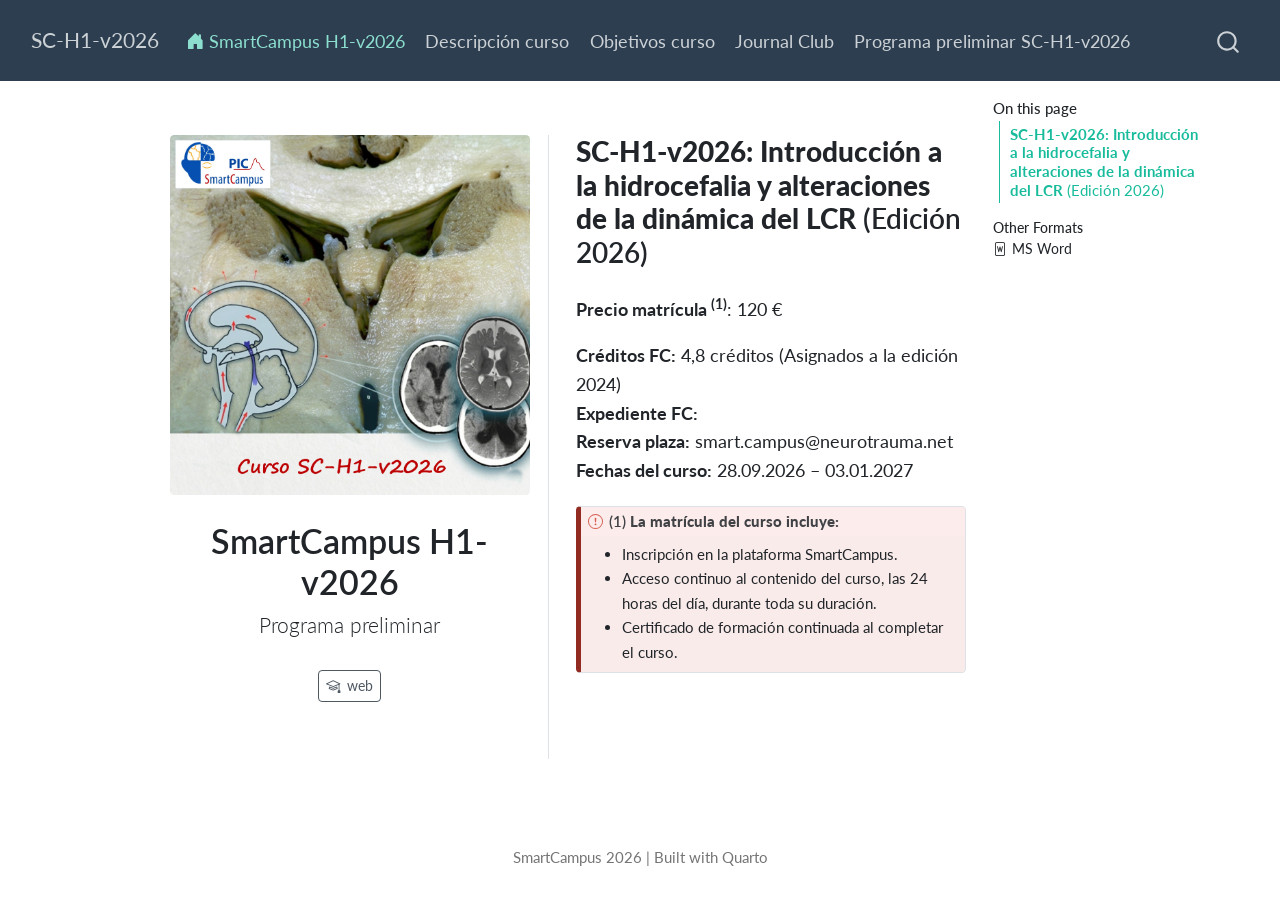
<file: docs/index.html>
<!DOCTYPE html>
<html xmlns="http://www.w3.org/1999/xhtml" lang="en" xml:lang="en"><head>

<meta charset="utf-8">
<meta name="generator" content="quarto-1.9.37">

<meta name="viewport" content="width=device-width, initial-scale=1.0, user-scalable=yes">


<title>SmartCampus H1-v2026 – SC-H1-v2026</title>
<style>
/* Default styles provided by pandoc.
** See https://pandoc.org/MANUAL.html#variables-for-html for config info.
*/
code{white-space: pre-wrap;}
span.smallcaps{font-variant: small-caps;}
div.columns{display: flex; gap: min(4vw, 1.5em);}
div.column{flex: auto; overflow-x: auto;}
div.hanging-indent{margin-left: 1.5em; text-indent: -1.5em;}
ul.task-list{list-style: none;}
ul.task-list li input[type="checkbox"] {
  width: 0.8em;
  margin: 0 0.8em 0.2em -1em; /* quarto-specific, see https://github.com/quarto-dev/quarto-cli/issues/4556 */ 
  vertical-align: middle;
}
</style>


<script src="site_libs/quarto-nav/quarto-nav.js"></script>
<script src="site_libs/quarto-nav/headroom.min.js"></script>
<script src="site_libs/clipboard/clipboard.min.js"></script>
<script src="site_libs/quarto-search/autocomplete.umd.js"></script>
<script src="site_libs/quarto-search/fuse.min.js"></script>
<script src="site_libs/quarto-search/quarto-search.js"></script>
<meta name="quarto:offset" content="./">
<script src="site_libs/quarto-html/quarto.js" type="module"></script>
<script src="site_libs/quarto-html/tabsets/tabsets.js" type="module"></script>
<script src="site_libs/quarto-html/popper.min.js"></script>
<script src="site_libs/quarto-html/tippy.umd.min.js"></script>
<link href="site_libs/quarto-html/tippy.css" rel="stylesheet">
<link href="site_libs/quarto-html/quarto-syntax-highlighting-7f8f88aac4f3542376d5c11b86a4c14d.css" rel="stylesheet" id="quarto-text-highlighting-styles">
<script src="site_libs/bootstrap/bootstrap.min.js"></script>
<link href="site_libs/bootstrap/bootstrap-icons.css" rel="stylesheet">
<link href="site_libs/bootstrap/bootstrap-f9da83f35c8a9777c3928170ebd7038e.min.css" rel="stylesheet" append-hash="true" id="quarto-bootstrap" data-mode="light">
<script id="quarto-search-options" type="application/json">{
  "location": "navbar",
  "copy-button": false,
  "collapse-after": 3,
  "panel-placement": "end",
  "type": "overlay",
  "limit": 50,
  "keyboard-shortcut": [
    "f",
    "/",
    "s"
  ],
  "show-item-context": false,
  "language": {
    "search-no-results-text": "No results",
    "search-matching-documents-text": "matching documents",
    "search-copy-link-title": "Copy link to search",
    "search-hide-matches-text": "Hide additional matches",
    "search-more-match-text": "more match in this document",
    "search-more-matches-text": "more matches in this document",
    "search-clear-button-title": "Clear",
    "search-text-placeholder": "",
    "search-detached-cancel-button-title": "Cancel",
    "search-submit-button-title": "Submit",
    "search-label": "Search"
  }
}</script>


<link rel="stylesheet" href="styles.css">
</head>

<body class="nav-fixed quarto-light">

<div id="quarto-search-results"></div>
  <header id="quarto-header" class="headroom fixed-top">
    <nav class="navbar navbar-expand-lg " data-bs-theme="dark">
      <div class="navbar-container container-fluid">
      <div class="navbar-brand-container mx-auto">
    <a class="navbar-brand" href="./index.html">
    <span class="navbar-title">SC-H1-v2026</span>
    </a>
  </div>
            <div id="quarto-search" class="" title="Search"></div>
          <button class="navbar-toggler" type="button" data-bs-toggle="collapse" data-bs-target="#navbarCollapse" aria-controls="navbarCollapse" role="menu" aria-expanded="false" aria-label="Toggle navigation" onclick="if (window.quartoToggleHeadroom) { window.quartoToggleHeadroom(); }">
  <span class="navbar-toggler-icon"></span>
</button>
          <div class="collapse navbar-collapse" id="navbarCollapse">
            <ul class="navbar-nav navbar-nav-scroll me-auto">
  <li class="nav-item">
    <a class="nav-link active" href="./index.html" aria-current="page"> <i class="bi bi-house-door-fill" role="img">
</i> 
<span class="menu-text">SmartCampus H1-v2026</span></a>
  </li>  
  <li class="nav-item">
    <a class="nav-link" href="./descripcion.html"> 
<span class="menu-text">Descripción curso</span></a>
  </li>  
  <li class="nav-item">
    <a class="nav-link" href="./objetivos.html"> 
<span class="menu-text">Objetivos curso</span></a>
  </li>  
  <li class="nav-item">
    <a class="nav-link" href="./journal_club.html"> 
<span class="menu-text">Journal Club</span></a>
  </li>  
  <li class="nav-item">
    <a class="nav-link" href="./programa_sc_h1_2026.html"> 
<span class="menu-text">Programa preliminar SC-H1-v2026</span></a>
  </li>  
</ul>
          </div> <!-- /navcollapse -->
            <div class="quarto-navbar-tools">
</div>
      </div> <!-- /container-fluid -->
    </nav>
</header>
<!-- content -->
<div id="quarto-content" class="quarto-container page-columns page-rows-contents page-layout-article page-navbar">
<!-- sidebar -->
<!-- margin-sidebar -->
    <div id="quarto-margin-sidebar" class="sidebar margin-sidebar">
        <nav id="TOC" role="doc-toc" class="toc-active">
    <h2 id="toc-title">On this page</h2>
  <ul>
  <li><a href="#sch1v2026-introducción-a-la-hidrocefalia-y-alteraciones-de-la-dinámica-del-lcr-edición-2026" id="toc-sch1v2026-introducción-a-la-hidrocefalia-y-alteraciones-de-la-dinámica-del-lcr-edición-2026" class="nav-link active" data-scroll-target="#sch1v2026-introducción-a-la-hidrocefalia-y-alteraciones-de-la-dinámica-del-lcr-edición-2026"><strong>SC‑H1‑v2026: Introducción a la hidrocefalia y alteraciones de la dinámica del LCR</strong> (Edición 2026)</a></li>
  </ul>
<div class="quarto-alternate-formats"><h2>Other Formats</h2><ul><li><a href="index.docx"><i class="bi bi-file-word"></i>MS Word</a></li></ul></div></nav>
    </div>
<!-- main -->
<div class="quarto-about-trestles">
  <div class="about-entity">
    <img src="images/SC-H1-2026.jpg" class="about-image
  rounded " style="width: 20em;">
<header id="title-block-header" class="quarto-title-block default">
<div class="quarto-title">
<h1 class="title">SmartCampus H1-v2026</h1>
<p class="subtitle lead">Programa preliminar</p>
</div>
<div class="quarto-title-meta">
  </div>
</header>
    <div class="about-links">
  <a href="https://www.neurotrauma.com" class="about-link" rel="" target="">
    <i class="bi bi-mortarboard"></i>
     <span class="about-link-text">web</span>
  </a>
</div>
  </div>
  <div class="about-contents"><main class="content" id="quarto-document-content">

<section id="sch1v2026-introducción-a-la-hidrocefalia-y-alteraciones-de-la-dinámica-del-lcr-edición-2026" class="level2">
<h2 data-anchor-id="sch1v2026-introducción-a-la-hidrocefalia-y-alteraciones-de-la-dinámica-del-lcr-edición-2026"><strong>SC‑H1‑v2026: Introducción a la hidrocefalia y alteraciones de la dinámica del LCR</strong> (Edición 2026)</h2>
<p><strong>Precio matrícula <sup>(1)</sup></strong>: 120 €</p>
<p><strong>Créditos FC:</strong> 4,8 créditos (Asignados a la edición 2024)<br>
<strong>Expediente FC:</strong><br>
<strong>Reserva plaza:</strong> smart.campus@neurotrauma.net<br>
<strong>Fechas del curso:</strong> 28.09.2026 – 03.01.2027</p>
<div class="callout callout-style-default callout-important callout-titled">
<div class="callout-header d-flex align-content-center">
<div class="callout-icon-container">
<i class="callout-icon"></i>
</div>
<div class="callout-title-container flex-fill">
<span class="screen-reader-only">Important</span>(1) <strong>La matrícula del curso incluye:</strong>
</div>
</div>
<div class="callout-body-container callout-body">
<ul>
<li>Inscripción en la plataforma SmartCampus.</li>
<li>Acceso continuo al contenido del curso, las 24 horas del día, durante toda su duración.</li>
<li>Certificado de formación continuada al completar el curso.</li>
</ul>
</div>
</div>


</section>
</main></div>
</div>
 <!-- /main -->
<script id="quarto-html-after-body" type="application/javascript">
  window.document.addEventListener("DOMContentLoaded", function (event) {
    const isCodeAnnotation = (el) => {
      for (const clz of el.classList) {
        if (clz.startsWith('code-annotation-')) {                     
          return true;
        }
      }
      return false;
    }
    const onCopySuccess = function(e) {
      // button target
      const button = e.trigger;
      // don't keep focus
      button.blur();
      // flash "checked"
      button.classList.add('code-copy-button-checked');
      var currentTitle = button.getAttribute("title");
      button.setAttribute("title", "Copied!");
      let tooltip;
      if (window.bootstrap) {
        button.setAttribute("data-bs-toggle", "tooltip");
        button.setAttribute("data-bs-placement", "left");
        button.setAttribute("data-bs-title", "Copied!");
        tooltip = new bootstrap.Tooltip(button, 
          { trigger: "manual", 
            customClass: "code-copy-button-tooltip",
            offset: [0, -8]});
        tooltip.show();    
      }
      setTimeout(function() {
        if (tooltip) {
          tooltip.hide();
          button.removeAttribute("data-bs-title");
          button.removeAttribute("data-bs-toggle");
          button.removeAttribute("data-bs-placement");
        }
        button.setAttribute("title", currentTitle);
        button.classList.remove('code-copy-button-checked');
      }, 1000);
      // clear code selection
      e.clearSelection();
    }
    const getTextToCopy = function(trigger) {
      const outerScaffold = trigger.parentElement.cloneNode(true);
      const codeEl = outerScaffold.querySelector('code');
      for (const childEl of codeEl.children) {
        if (isCodeAnnotation(childEl)) {
          childEl.remove();
        }
      }
      return codeEl.innerText;
    }
    const clipboard = new window.ClipboardJS('.code-copy-button:not([data-in-quarto-modal])', {
      text: getTextToCopy
    });
    clipboard.on('success', onCopySuccess);
    if (window.document.getElementById('quarto-embedded-source-code-modal')) {
      const clipboardModal = new window.ClipboardJS('.code-copy-button[data-in-quarto-modal]', {
        text: getTextToCopy,
        container: window.document.getElementById('quarto-embedded-source-code-modal')
      });
      clipboardModal.on('success', onCopySuccess);
    }
      var localhostRegex = new RegExp(/^(?:http|https):\/\/localhost\:?[0-9]*\//);
      var mailtoRegex = new RegExp(/^mailto:/);
        var filterRegex = new RegExp('/' + window.location.host + '/');
      var isInternal = (href) => {
          return filterRegex.test(href) || localhostRegex.test(href) || mailtoRegex.test(href);
      }
      // Inspect non-navigation links and adorn them if external
     var links = window.document.querySelectorAll('a[href]:not(.nav-link):not(.navbar-brand):not(.toc-action):not(.sidebar-link):not(.sidebar-item-toggle):not(.pagination-link):not(.no-external):not([aria-hidden]):not(.dropdown-item):not(.quarto-navigation-tool):not(.about-link)');
      for (var i=0; i<links.length; i++) {
        const link = links[i];
        if (!isInternal(link.href)) {
          // undo the damage that might have been done by quarto-nav.js in the case of
          // links that we want to consider external
          if (link.dataset.originalHref !== undefined) {
            link.href = link.dataset.originalHref;
          }
        }
      }
    function tippyHover(el, contentFn, onTriggerFn, onUntriggerFn) {
      const config = {
        allowHTML: true,
        maxWidth: 500,
        delay: 100,
        arrow: false,
        appendTo: function(el) {
            return el.parentElement;
        },
        interactive: true,
        interactiveBorder: 10,
        theme: 'quarto',
        placement: 'bottom-start',
      };
      if (contentFn) {
        config.content = contentFn;
      }
      if (onTriggerFn) {
        config.onTrigger = onTriggerFn;
      }
      if (onUntriggerFn) {
        config.onUntrigger = onUntriggerFn;
      }
      window.tippy(el, config); 
    }
    const noterefs = window.document.querySelectorAll('a[role="doc-noteref"]');
    for (var i=0; i<noterefs.length; i++) {
      const ref = noterefs[i];
      tippyHover(ref, function() {
        // use id or data attribute instead here
        let href = ref.getAttribute('data-footnote-href') || ref.getAttribute('href');
        try { href = new URL(href).hash; } catch {}
        const id = href.replace(/^#\/?/, "");
        const note = window.document.getElementById(id);
        if (note) {
          return note.innerHTML;
        } else {
          return "";
        }
      });
    }
    const xrefs = window.document.querySelectorAll('a.quarto-xref');
    const processXRef = (id, note) => {
      // Strip column container classes
      const stripColumnClz = (el) => {
        el.classList.remove("page-full", "page-columns");
        if (el.children) {
          for (const child of el.children) {
            stripColumnClz(child);
          }
        }
      }
      stripColumnClz(note)
      if (id === null || id.startsWith('sec-')) {
        // Special case sections, only their first couple elements
        const container = document.createElement("div");
        if (note.children && note.children.length > 2) {
          container.appendChild(note.children[0].cloneNode(true));
          for (let i = 1; i < note.children.length; i++) {
            const child = note.children[i];
            if (child.tagName === "P" && child.innerText === "") {
              continue;
            } else {
              container.appendChild(child.cloneNode(true));
              break;
            }
          }
          if (window.Quarto?.typesetMath) {
            window.Quarto.typesetMath(container);
          }
          return container.innerHTML
        } else {
          if (window.Quarto?.typesetMath) {
            window.Quarto.typesetMath(note);
          }
          return note.innerHTML;
        }
      } else {
        // Remove any anchor links if they are present
        const anchorLink = note.querySelector('a.anchorjs-link');
        if (anchorLink) {
          anchorLink.remove();
        }
        if (window.Quarto?.typesetMath) {
          window.Quarto.typesetMath(note);
        }
        if (note.classList.contains("callout")) {
          return note.outerHTML;
        } else {
          return note.innerHTML;
        }
      }
    }
    for (var i=0; i<xrefs.length; i++) {
      const xref = xrefs[i];
      tippyHover(xref, undefined, function(instance) {
        instance.disable();
        let url = xref.getAttribute('href');
        let hash = undefined; 
        if (url.startsWith('#')) {
          hash = url;
        } else {
          try { hash = new URL(url).hash; } catch {}
        }
        if (hash) {
          const id = hash.replace(/^#\/?/, "");
          const note = window.document.getElementById(id);
          if (note !== null) {
            try {
              const html = processXRef(id, note.cloneNode(true));
              instance.setContent(html);
            } finally {
              instance.enable();
              instance.show();
            }
          } else {
            // See if we can fetch this
            fetch(url.split('#')[0])
            .then(res => res.text())
            .then(html => {
              const parser = new DOMParser();
              const htmlDoc = parser.parseFromString(html, "text/html");
              const note = htmlDoc.getElementById(id);
              if (note !== null) {
                const html = processXRef(id, note);
                instance.setContent(html);
              } 
            }).finally(() => {
              instance.enable();
              instance.show();
            });
          }
        } else {
          // See if we can fetch a full url (with no hash to target)
          // This is a special case and we should probably do some content thinning / targeting
          fetch(url)
          .then(res => res.text())
          .then(html => {
            const parser = new DOMParser();
            const htmlDoc = parser.parseFromString(html, "text/html");
            const note = htmlDoc.querySelector('main.content');
            if (note !== null) {
              // This should only happen for chapter cross references
              // (since there is no id in the URL)
              // remove the first header
              if (note.children.length > 0 && note.children[0].tagName === "HEADER") {
                note.children[0].remove();
              }
              const html = processXRef(null, note);
              instance.setContent(html);
            } 
          }).finally(() => {
            instance.enable();
            instance.show();
          });
        }
      }, function(instance) {
      });
    }
        let selectedAnnoteEl;
        const selectorForAnnotation = ( cell, annotation) => {
          let cellAttr = 'data-code-cell="' + cell + '"';
          let lineAttr = 'data-code-annotation="' +  annotation + '"';
          const selector = 'span[' + cellAttr + '][' + lineAttr + ']';
          return selector;
        }
        const selectCodeLines = (annoteEl) => {
          const doc = window.document;
          const targetCell = annoteEl.getAttribute("data-target-cell");
          const targetAnnotation = annoteEl.getAttribute("data-target-annotation");
          const annoteSpan = window.document.querySelector(selectorForAnnotation(targetCell, targetAnnotation));
          const lines = annoteSpan.getAttribute("data-code-lines").split(",");
          const lineIds = lines.map((line) => {
            return targetCell + "-" + line;
          })
          let top = null;
          let height = null;
          let parent = null;
          if (lineIds.length > 0) {
              //compute the position of the single el (top and bottom and make a div)
              const el = window.document.getElementById(lineIds[0]);
              top = el.offsetTop;
              height = el.offsetHeight;
              parent = el.parentElement.parentElement;
            if (lineIds.length > 1) {
              const lastEl = window.document.getElementById(lineIds[lineIds.length - 1]);
              const bottom = lastEl.offsetTop + lastEl.offsetHeight;
              height = bottom - top;
            }
            if (top !== null && height !== null && parent !== null) {
              // cook up a div (if necessary) and position it 
              let div = window.document.getElementById("code-annotation-line-highlight");
              if (div === null) {
                div = window.document.createElement("div");
                div.setAttribute("id", "code-annotation-line-highlight");
                div.style.position = 'absolute';
                parent.appendChild(div);
              }
              div.style.top = top - 2 + "px";
              div.style.height = height + 4 + "px";
              div.style.left = 0;
              let gutterDiv = window.document.getElementById("code-annotation-line-highlight-gutter");
              if (gutterDiv === null) {
                gutterDiv = window.document.createElement("div");
                gutterDiv.setAttribute("id", "code-annotation-line-highlight-gutter");
                gutterDiv.style.position = 'absolute';
                const codeCell = window.document.getElementById(targetCell);
                const gutter = codeCell.querySelector('.code-annotation-gutter');
                gutter.appendChild(gutterDiv);
              }
              gutterDiv.style.top = top - 2 + "px";
              gutterDiv.style.height = height + 4 + "px";
            }
            selectedAnnoteEl = annoteEl;
          }
        };
        const unselectCodeLines = () => {
          const elementsIds = ["code-annotation-line-highlight", "code-annotation-line-highlight-gutter"];
          elementsIds.forEach((elId) => {
            const div = window.document.getElementById(elId);
            if (div) {
              div.remove();
            }
          });
          selectedAnnoteEl = undefined;
        };
          // Handle positioning of the toggle
      window.addEventListener(
        "resize",
        throttle(() => {
          elRect = undefined;
          if (selectedAnnoteEl) {
            selectCodeLines(selectedAnnoteEl);
          }
        }, 10)
      );
      function throttle(fn, ms) {
      let throttle = false;
      let timer;
        return (...args) => {
          if(!throttle) { // first call gets through
              fn.apply(this, args);
              throttle = true;
          } else { // all the others get throttled
              if(timer) clearTimeout(timer); // cancel #2
              timer = setTimeout(() => {
                fn.apply(this, args);
                timer = throttle = false;
              }, ms);
          }
        };
      }
        // Attach click handler to the DT
        const annoteDls = window.document.querySelectorAll('dt[data-target-cell]');
        for (const annoteDlNode of annoteDls) {
          annoteDlNode.addEventListener('click', (event) => {
            const clickedEl = event.target;
            if (clickedEl !== selectedAnnoteEl) {
              unselectCodeLines();
              const activeEl = window.document.querySelector('dt[data-target-cell].code-annotation-active');
              if (activeEl) {
                activeEl.classList.remove('code-annotation-active');
              }
              selectCodeLines(clickedEl);
              clickedEl.classList.add('code-annotation-active');
            } else {
              // Unselect the line
              unselectCodeLines();
              clickedEl.classList.remove('code-annotation-active');
            }
          });
        }
    const findCites = (el) => {
      const parentEl = el.parentElement;
      if (parentEl) {
        const cites = parentEl.dataset.cites;
        if (cites) {
          return {
            el,
            cites: cites.split(' ')
          };
        } else {
          return findCites(el.parentElement)
        }
      } else {
        return undefined;
      }
    };
    var bibliorefs = window.document.querySelectorAll('a[role="doc-biblioref"]');
    for (var i=0; i<bibliorefs.length; i++) {
      const ref = bibliorefs[i];
      const citeInfo = findCites(ref);
      if (citeInfo) {
        tippyHover(citeInfo.el, function() {
          var popup = window.document.createElement('div');
          citeInfo.cites.forEach(function(cite) {
            var citeDiv = window.document.createElement('div');
            citeDiv.classList.add('hanging-indent');
            citeDiv.classList.add('csl-entry');
            var biblioDiv = window.document.getElementById('ref-' + cite);
            if (biblioDiv) {
              citeDiv.innerHTML = biblioDiv.innerHTML;
            }
            popup.appendChild(citeDiv);
          });
          return popup.innerHTML;
        });
      }
    }
  });
  </script>
</div> <!-- /content -->
<footer class="footer">
  <div class="nav-footer">
    <div class="nav-footer-left">
      &nbsp;
    </div>   
    <div class="nav-footer-center">
<p>SmartCampus 2026 | Built with Quarto</p>
</div>
    <div class="nav-footer-right">
      &nbsp;
    </div>
  </div>
</footer>




</body></html>
</file>
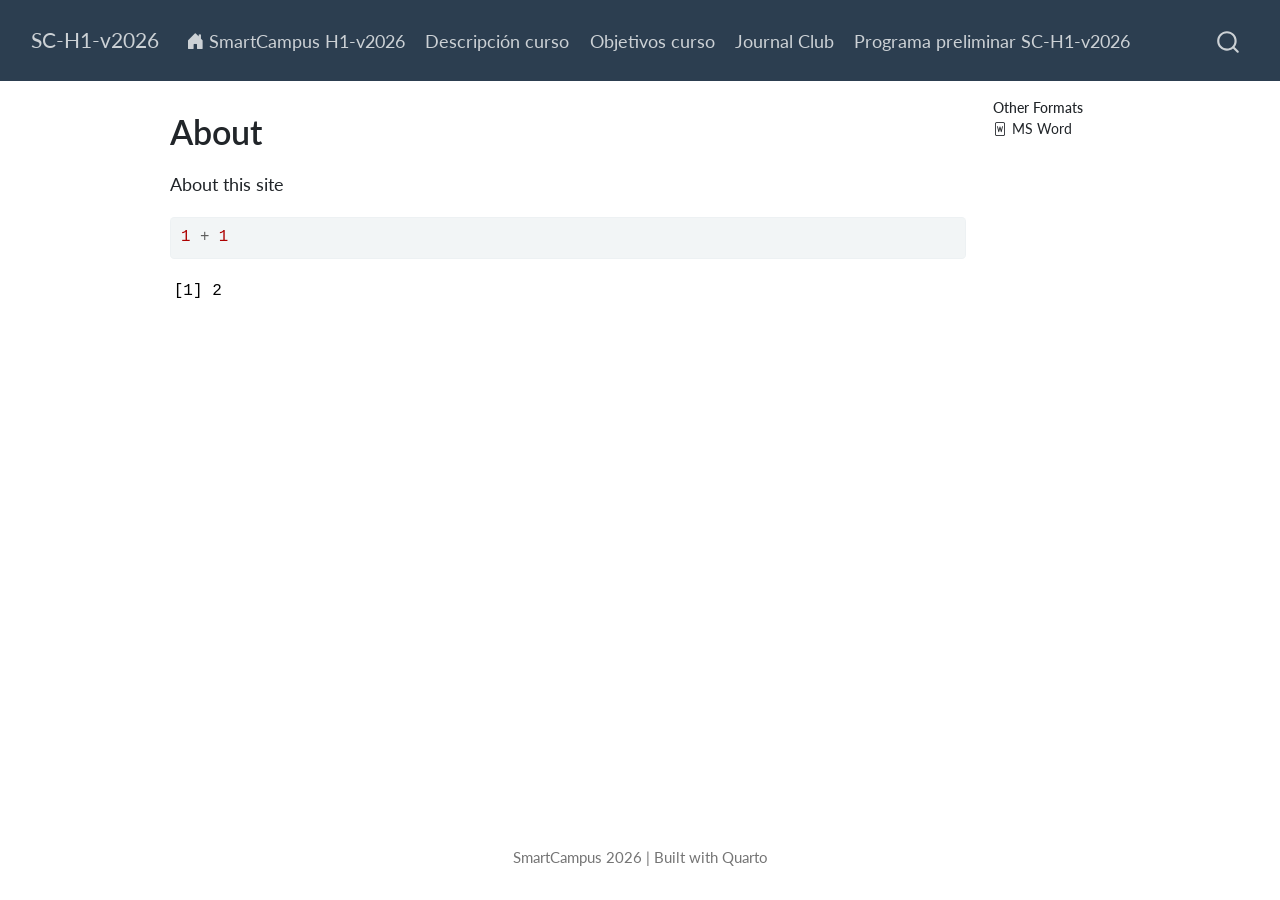
<file: docs/about.html>
<!DOCTYPE html>
<html xmlns="http://www.w3.org/1999/xhtml" lang="en" xml:lang="en"><head>

<meta charset="utf-8">
<meta name="generator" content="quarto-1.9.37">

<meta name="viewport" content="width=device-width, initial-scale=1.0, user-scalable=yes">


<title>About – SC-H1-v2026</title>
<style>
/* Default styles provided by pandoc.
** See https://pandoc.org/MANUAL.html#variables-for-html for config info.
*/
code{white-space: pre-wrap;}
span.smallcaps{font-variant: small-caps;}
div.columns{display: flex; gap: min(4vw, 1.5em);}
div.column{flex: auto; overflow-x: auto;}
div.hanging-indent{margin-left: 1.5em; text-indent: -1.5em;}
ul.task-list{list-style: none;}
ul.task-list li input[type="checkbox"] {
  width: 0.8em;
  margin: 0 0.8em 0.2em -1em; /* quarto-specific, see https://github.com/quarto-dev/quarto-cli/issues/4556 */ 
  vertical-align: middle;
}
/* CSS for syntax highlighting */
html { -webkit-text-size-adjust: 100%; }
pre > code.sourceCode { white-space: pre; position: relative; }
pre > code.sourceCode > span { display: inline-block; line-height: 1.25; }
pre > code.sourceCode > span:empty { height: 1.2em; }
.sourceCode { overflow: visible; }
code.sourceCode > span { color: inherit; text-decoration: inherit; }
div.sourceCode { margin: 1em 0; }
pre.sourceCode { margin: 0; }
@media screen {
div.sourceCode { overflow: auto; }
}
@media print {
pre > code.sourceCode { white-space: pre-wrap; }
pre > code.sourceCode > span { text-indent: -5em; padding-left: 5em; }
}
pre.numberSource code
  { counter-reset: source-line 0; }
pre.numberSource code > span
  { position: relative; left: -4em; counter-increment: source-line; }
pre.numberSource code > span > a:first-child::before
  { content: counter(source-line);
    position: relative; left: -1em; text-align: right; vertical-align: baseline;
    border: none; display: inline-block;
    -webkit-touch-callout: none; -webkit-user-select: none;
    -khtml-user-select: none; -moz-user-select: none;
    -ms-user-select: none; user-select: none;
    padding: 0 4px; width: 4em;
  }
pre.numberSource { margin-left: 3em;  padding-left: 4px; }
div.sourceCode
  {   }
@media screen {
pre > code.sourceCode > span > a:first-child::before { text-decoration: underline; }
}
</style>


<script src="site_libs/quarto-nav/quarto-nav.js"></script>
<script src="site_libs/quarto-nav/headroom.min.js"></script>
<script src="site_libs/clipboard/clipboard.min.js"></script>
<script src="site_libs/quarto-search/autocomplete.umd.js"></script>
<script src="site_libs/quarto-search/fuse.min.js"></script>
<script src="site_libs/quarto-search/quarto-search.js"></script>
<meta name="quarto:offset" content="./">
<script src="site_libs/quarto-html/quarto.js" type="module"></script>
<script src="site_libs/quarto-html/tabsets/tabsets.js" type="module"></script>
<script src="site_libs/quarto-html/popper.min.js"></script>
<script src="site_libs/quarto-html/tippy.umd.min.js"></script>
<script src="site_libs/quarto-html/anchor.min.js"></script>
<link href="site_libs/quarto-html/tippy.css" rel="stylesheet">
<link href="site_libs/quarto-html/quarto-syntax-highlighting-7f8f88aac4f3542376d5c11b86a4c14d.css" rel="stylesheet" id="quarto-text-highlighting-styles">
<script src="site_libs/bootstrap/bootstrap.min.js"></script>
<link href="site_libs/bootstrap/bootstrap-icons.css" rel="stylesheet">
<link href="site_libs/bootstrap/bootstrap-f9da83f35c8a9777c3928170ebd7038e.min.css" rel="stylesheet" append-hash="true" id="quarto-bootstrap" data-mode="light">
<script id="quarto-search-options" type="application/json">{
  "location": "navbar",
  "copy-button": false,
  "collapse-after": 3,
  "panel-placement": "end",
  "type": "overlay",
  "limit": 50,
  "keyboard-shortcut": [
    "f",
    "/",
    "s"
  ],
  "show-item-context": false,
  "language": {
    "search-no-results-text": "No results",
    "search-matching-documents-text": "matching documents",
    "search-copy-link-title": "Copy link to search",
    "search-hide-matches-text": "Hide additional matches",
    "search-more-match-text": "more match in this document",
    "search-more-matches-text": "more matches in this document",
    "search-clear-button-title": "Clear",
    "search-text-placeholder": "",
    "search-detached-cancel-button-title": "Cancel",
    "search-submit-button-title": "Submit",
    "search-label": "Search"
  }
}</script>


<link rel="stylesheet" href="styles.css">
</head>

<body class="nav-fixed quarto-light">

<div id="quarto-search-results"></div>
  <header id="quarto-header" class="headroom fixed-top">
    <nav class="navbar navbar-expand-lg " data-bs-theme="dark">
      <div class="navbar-container container-fluid">
      <div class="navbar-brand-container mx-auto">
    <a class="navbar-brand" href="./index.html">
    <span class="navbar-title">SC-H1-v2026</span>
    </a>
  </div>
            <div id="quarto-search" class="" title="Search"></div>
          <button class="navbar-toggler" type="button" data-bs-toggle="collapse" data-bs-target="#navbarCollapse" aria-controls="navbarCollapse" role="menu" aria-expanded="false" aria-label="Toggle navigation" onclick="if (window.quartoToggleHeadroom) { window.quartoToggleHeadroom(); }">
  <span class="navbar-toggler-icon"></span>
</button>
          <div class="collapse navbar-collapse" id="navbarCollapse">
            <ul class="navbar-nav navbar-nav-scroll me-auto">
  <li class="nav-item">
    <a class="nav-link" href="./index.html"> <i class="bi bi-house-door-fill" role="img">
</i> 
<span class="menu-text">SmartCampus H1-v2026</span></a>
  </li>  
  <li class="nav-item">
    <a class="nav-link" href="./descripcion.html"> 
<span class="menu-text">Descripción curso</span></a>
  </li>  
  <li class="nav-item">
    <a class="nav-link" href="./objetivos.html"> 
<span class="menu-text">Objetivos curso</span></a>
  </li>  
  <li class="nav-item">
    <a class="nav-link" href="./journal_club.html"> 
<span class="menu-text">Journal Club</span></a>
  </li>  
  <li class="nav-item">
    <a class="nav-link" href="./programa_sc_h1_2026.html"> 
<span class="menu-text">Programa preliminar SC-H1-v2026</span></a>
  </li>  
</ul>
          </div> <!-- /navcollapse -->
            <div class="quarto-navbar-tools">
</div>
      </div> <!-- /container-fluid -->
    </nav>
</header>
<!-- content -->
<div id="quarto-content" class="quarto-container page-columns page-rows-contents page-layout-article page-navbar">
<!-- sidebar -->
<!-- margin-sidebar -->
    <div id="quarto-margin-sidebar" class="sidebar margin-sidebar">
        
    <div class="quarto-alternate-formats"><h2>Other Formats</h2><ul><li><a href="about.docx"><i class="bi bi-file-word"></i>MS Word</a></li></ul></div></div>
<!-- main -->
<main class="content" id="quarto-document-content">

<header id="title-block-header" class="quarto-title-block default">
<div class="quarto-title">
<h1 class="title">About</h1>
</div>



<div class="quarto-title-meta">

    
  
    
  </div>
  


</header>


<p>About this site</p>
<div class="cell">
<div class="code-copy-outer-scaffold"><div class="sourceCode cell-code" id="cb1"><pre class="sourceCode r code-with-copy"><code class="sourceCode r"><span id="cb1-1"><a href="#cb1-1" aria-hidden="true" tabindex="-1"></a><span class="dv">1</span> <span class="sc">+</span> <span class="dv">1</span></span></code></pre></div><button title="Copy to Clipboard" class="code-copy-button"><i class="bi"></i></button></div>
<div class="cell-output cell-output-stdout">
<pre><code>[1] 2</code></pre>
</div>
</div>



</main> <!-- /main -->
<script id="quarto-html-after-body" type="application/javascript">
  window.document.addEventListener("DOMContentLoaded", function (event) {
    const icon = "";
    const anchorJS = new window.AnchorJS();
    anchorJS.options = {
      placement: 'right',
      icon: icon
    };
    anchorJS.add('.anchored');
    const isCodeAnnotation = (el) => {
      for (const clz of el.classList) {
        if (clz.startsWith('code-annotation-')) {                     
          return true;
        }
      }
      return false;
    }
    const onCopySuccess = function(e) {
      // button target
      const button = e.trigger;
      // don't keep focus
      button.blur();
      // flash "checked"
      button.classList.add('code-copy-button-checked');
      var currentTitle = button.getAttribute("title");
      button.setAttribute("title", "Copied!");
      let tooltip;
      if (window.bootstrap) {
        button.setAttribute("data-bs-toggle", "tooltip");
        button.setAttribute("data-bs-placement", "left");
        button.setAttribute("data-bs-title", "Copied!");
        tooltip = new bootstrap.Tooltip(button, 
          { trigger: "manual", 
            customClass: "code-copy-button-tooltip",
            offset: [0, -8]});
        tooltip.show();    
      }
      setTimeout(function() {
        if (tooltip) {
          tooltip.hide();
          button.removeAttribute("data-bs-title");
          button.removeAttribute("data-bs-toggle");
          button.removeAttribute("data-bs-placement");
        }
        button.setAttribute("title", currentTitle);
        button.classList.remove('code-copy-button-checked');
      }, 1000);
      // clear code selection
      e.clearSelection();
    }
    const getTextToCopy = function(trigger) {
      const outerScaffold = trigger.parentElement.cloneNode(true);
      const codeEl = outerScaffold.querySelector('code');
      for (const childEl of codeEl.children) {
        if (isCodeAnnotation(childEl)) {
          childEl.remove();
        }
      }
      return codeEl.innerText;
    }
    const clipboard = new window.ClipboardJS('.code-copy-button:not([data-in-quarto-modal])', {
      text: getTextToCopy
    });
    clipboard.on('success', onCopySuccess);
    if (window.document.getElementById('quarto-embedded-source-code-modal')) {
      const clipboardModal = new window.ClipboardJS('.code-copy-button[data-in-quarto-modal]', {
        text: getTextToCopy,
        container: window.document.getElementById('quarto-embedded-source-code-modal')
      });
      clipboardModal.on('success', onCopySuccess);
    }
      var localhostRegex = new RegExp(/^(?:http|https):\/\/localhost\:?[0-9]*\//);
      var mailtoRegex = new RegExp(/^mailto:/);
        var filterRegex = new RegExp('/' + window.location.host + '/');
      var isInternal = (href) => {
          return filterRegex.test(href) || localhostRegex.test(href) || mailtoRegex.test(href);
      }
      // Inspect non-navigation links and adorn them if external
     var links = window.document.querySelectorAll('a[href]:not(.nav-link):not(.navbar-brand):not(.toc-action):not(.sidebar-link):not(.sidebar-item-toggle):not(.pagination-link):not(.no-external):not([aria-hidden]):not(.dropdown-item):not(.quarto-navigation-tool):not(.about-link)');
      for (var i=0; i<links.length; i++) {
        const link = links[i];
        if (!isInternal(link.href)) {
          // undo the damage that might have been done by quarto-nav.js in the case of
          // links that we want to consider external
          if (link.dataset.originalHref !== undefined) {
            link.href = link.dataset.originalHref;
          }
        }
      }
    function tippyHover(el, contentFn, onTriggerFn, onUntriggerFn) {
      const config = {
        allowHTML: true,
        maxWidth: 500,
        delay: 100,
        arrow: false,
        appendTo: function(el) {
            return el.parentElement;
        },
        interactive: true,
        interactiveBorder: 10,
        theme: 'quarto',
        placement: 'bottom-start',
      };
      if (contentFn) {
        config.content = contentFn;
      }
      if (onTriggerFn) {
        config.onTrigger = onTriggerFn;
      }
      if (onUntriggerFn) {
        config.onUntrigger = onUntriggerFn;
      }
      window.tippy(el, config); 
    }
    const noterefs = window.document.querySelectorAll('a[role="doc-noteref"]');
    for (var i=0; i<noterefs.length; i++) {
      const ref = noterefs[i];
      tippyHover(ref, function() {
        // use id or data attribute instead here
        let href = ref.getAttribute('data-footnote-href') || ref.getAttribute('href');
        try { href = new URL(href).hash; } catch {}
        const id = href.replace(/^#\/?/, "");
        const note = window.document.getElementById(id);
        if (note) {
          return note.innerHTML;
        } else {
          return "";
        }
      });
    }
    const xrefs = window.document.querySelectorAll('a.quarto-xref');
    const processXRef = (id, note) => {
      // Strip column container classes
      const stripColumnClz = (el) => {
        el.classList.remove("page-full", "page-columns");
        if (el.children) {
          for (const child of el.children) {
            stripColumnClz(child);
          }
        }
      }
      stripColumnClz(note)
      if (id === null || id.startsWith('sec-')) {
        // Special case sections, only their first couple elements
        const container = document.createElement("div");
        if (note.children && note.children.length > 2) {
          container.appendChild(note.children[0].cloneNode(true));
          for (let i = 1; i < note.children.length; i++) {
            const child = note.children[i];
            if (child.tagName === "P" && child.innerText === "") {
              continue;
            } else {
              container.appendChild(child.cloneNode(true));
              break;
            }
          }
          if (window.Quarto?.typesetMath) {
            window.Quarto.typesetMath(container);
          }
          return container.innerHTML
        } else {
          if (window.Quarto?.typesetMath) {
            window.Quarto.typesetMath(note);
          }
          return note.innerHTML;
        }
      } else {
        // Remove any anchor links if they are present
        const anchorLink = note.querySelector('a.anchorjs-link');
        if (anchorLink) {
          anchorLink.remove();
        }
        if (window.Quarto?.typesetMath) {
          window.Quarto.typesetMath(note);
        }
        if (note.classList.contains("callout")) {
          return note.outerHTML;
        } else {
          return note.innerHTML;
        }
      }
    }
    for (var i=0; i<xrefs.length; i++) {
      const xref = xrefs[i];
      tippyHover(xref, undefined, function(instance) {
        instance.disable();
        let url = xref.getAttribute('href');
        let hash = undefined; 
        if (url.startsWith('#')) {
          hash = url;
        } else {
          try { hash = new URL(url).hash; } catch {}
        }
        if (hash) {
          const id = hash.replace(/^#\/?/, "");
          const note = window.document.getElementById(id);
          if (note !== null) {
            try {
              const html = processXRef(id, note.cloneNode(true));
              instance.setContent(html);
            } finally {
              instance.enable();
              instance.show();
            }
          } else {
            // See if we can fetch this
            fetch(url.split('#')[0])
            .then(res => res.text())
            .then(html => {
              const parser = new DOMParser();
              const htmlDoc = parser.parseFromString(html, "text/html");
              const note = htmlDoc.getElementById(id);
              if (note !== null) {
                const html = processXRef(id, note);
                instance.setContent(html);
              } 
            }).finally(() => {
              instance.enable();
              instance.show();
            });
          }
        } else {
          // See if we can fetch a full url (with no hash to target)
          // This is a special case and we should probably do some content thinning / targeting
          fetch(url)
          .then(res => res.text())
          .then(html => {
            const parser = new DOMParser();
            const htmlDoc = parser.parseFromString(html, "text/html");
            const note = htmlDoc.querySelector('main.content');
            if (note !== null) {
              // This should only happen for chapter cross references
              // (since there is no id in the URL)
              // remove the first header
              if (note.children.length > 0 && note.children[0].tagName === "HEADER") {
                note.children[0].remove();
              }
              const html = processXRef(null, note);
              instance.setContent(html);
            } 
          }).finally(() => {
            instance.enable();
            instance.show();
          });
        }
      }, function(instance) {
      });
    }
        let selectedAnnoteEl;
        const selectorForAnnotation = ( cell, annotation) => {
          let cellAttr = 'data-code-cell="' + cell + '"';
          let lineAttr = 'data-code-annotation="' +  annotation + '"';
          const selector = 'span[' + cellAttr + '][' + lineAttr + ']';
          return selector;
        }
        const selectCodeLines = (annoteEl) => {
          const doc = window.document;
          const targetCell = annoteEl.getAttribute("data-target-cell");
          const targetAnnotation = annoteEl.getAttribute("data-target-annotation");
          const annoteSpan = window.document.querySelector(selectorForAnnotation(targetCell, targetAnnotation));
          const lines = annoteSpan.getAttribute("data-code-lines").split(",");
          const lineIds = lines.map((line) => {
            return targetCell + "-" + line;
          })
          let top = null;
          let height = null;
          let parent = null;
          if (lineIds.length > 0) {
              //compute the position of the single el (top and bottom and make a div)
              const el = window.document.getElementById(lineIds[0]);
              top = el.offsetTop;
              height = el.offsetHeight;
              parent = el.parentElement.parentElement;
            if (lineIds.length > 1) {
              const lastEl = window.document.getElementById(lineIds[lineIds.length - 1]);
              const bottom = lastEl.offsetTop + lastEl.offsetHeight;
              height = bottom - top;
            }
            if (top !== null && height !== null && parent !== null) {
              // cook up a div (if necessary) and position it 
              let div = window.document.getElementById("code-annotation-line-highlight");
              if (div === null) {
                div = window.document.createElement("div");
                div.setAttribute("id", "code-annotation-line-highlight");
                div.style.position = 'absolute';
                parent.appendChild(div);
              }
              div.style.top = top - 2 + "px";
              div.style.height = height + 4 + "px";
              div.style.left = 0;
              let gutterDiv = window.document.getElementById("code-annotation-line-highlight-gutter");
              if (gutterDiv === null) {
                gutterDiv = window.document.createElement("div");
                gutterDiv.setAttribute("id", "code-annotation-line-highlight-gutter");
                gutterDiv.style.position = 'absolute';
                const codeCell = window.document.getElementById(targetCell);
                const gutter = codeCell.querySelector('.code-annotation-gutter');
                gutter.appendChild(gutterDiv);
              }
              gutterDiv.style.top = top - 2 + "px";
              gutterDiv.style.height = height + 4 + "px";
            }
            selectedAnnoteEl = annoteEl;
          }
        };
        const unselectCodeLines = () => {
          const elementsIds = ["code-annotation-line-highlight", "code-annotation-line-highlight-gutter"];
          elementsIds.forEach((elId) => {
            const div = window.document.getElementById(elId);
            if (div) {
              div.remove();
            }
          });
          selectedAnnoteEl = undefined;
        };
          // Handle positioning of the toggle
      window.addEventListener(
        "resize",
        throttle(() => {
          elRect = undefined;
          if (selectedAnnoteEl) {
            selectCodeLines(selectedAnnoteEl);
          }
        }, 10)
      );
      function throttle(fn, ms) {
      let throttle = false;
      let timer;
        return (...args) => {
          if(!throttle) { // first call gets through
              fn.apply(this, args);
              throttle = true;
          } else { // all the others get throttled
              if(timer) clearTimeout(timer); // cancel #2
              timer = setTimeout(() => {
                fn.apply(this, args);
                timer = throttle = false;
              }, ms);
          }
        };
      }
        // Attach click handler to the DT
        const annoteDls = window.document.querySelectorAll('dt[data-target-cell]');
        for (const annoteDlNode of annoteDls) {
          annoteDlNode.addEventListener('click', (event) => {
            const clickedEl = event.target;
            if (clickedEl !== selectedAnnoteEl) {
              unselectCodeLines();
              const activeEl = window.document.querySelector('dt[data-target-cell].code-annotation-active');
              if (activeEl) {
                activeEl.classList.remove('code-annotation-active');
              }
              selectCodeLines(clickedEl);
              clickedEl.classList.add('code-annotation-active');
            } else {
              // Unselect the line
              unselectCodeLines();
              clickedEl.classList.remove('code-annotation-active');
            }
          });
        }
    const findCites = (el) => {
      const parentEl = el.parentElement;
      if (parentEl) {
        const cites = parentEl.dataset.cites;
        if (cites) {
          return {
            el,
            cites: cites.split(' ')
          };
        } else {
          return findCites(el.parentElement)
        }
      } else {
        return undefined;
      }
    };
    var bibliorefs = window.document.querySelectorAll('a[role="doc-biblioref"]');
    for (var i=0; i<bibliorefs.length; i++) {
      const ref = bibliorefs[i];
      const citeInfo = findCites(ref);
      if (citeInfo) {
        tippyHover(citeInfo.el, function() {
          var popup = window.document.createElement('div');
          citeInfo.cites.forEach(function(cite) {
            var citeDiv = window.document.createElement('div');
            citeDiv.classList.add('hanging-indent');
            citeDiv.classList.add('csl-entry');
            var biblioDiv = window.document.getElementById('ref-' + cite);
            if (biblioDiv) {
              citeDiv.innerHTML = biblioDiv.innerHTML;
            }
            popup.appendChild(citeDiv);
          });
          return popup.innerHTML;
        });
      }
    }
  });
  </script>
</div> <!-- /content -->
<footer class="footer">
  <div class="nav-footer">
    <div class="nav-footer-left">
      &nbsp;
    </div>   
    <div class="nav-footer-center">
<p>SmartCampus 2026 | Built with Quarto</p>
</div>
    <div class="nav-footer-right">
      &nbsp;
    </div>
  </div>
</footer>




</body></html>
</file>
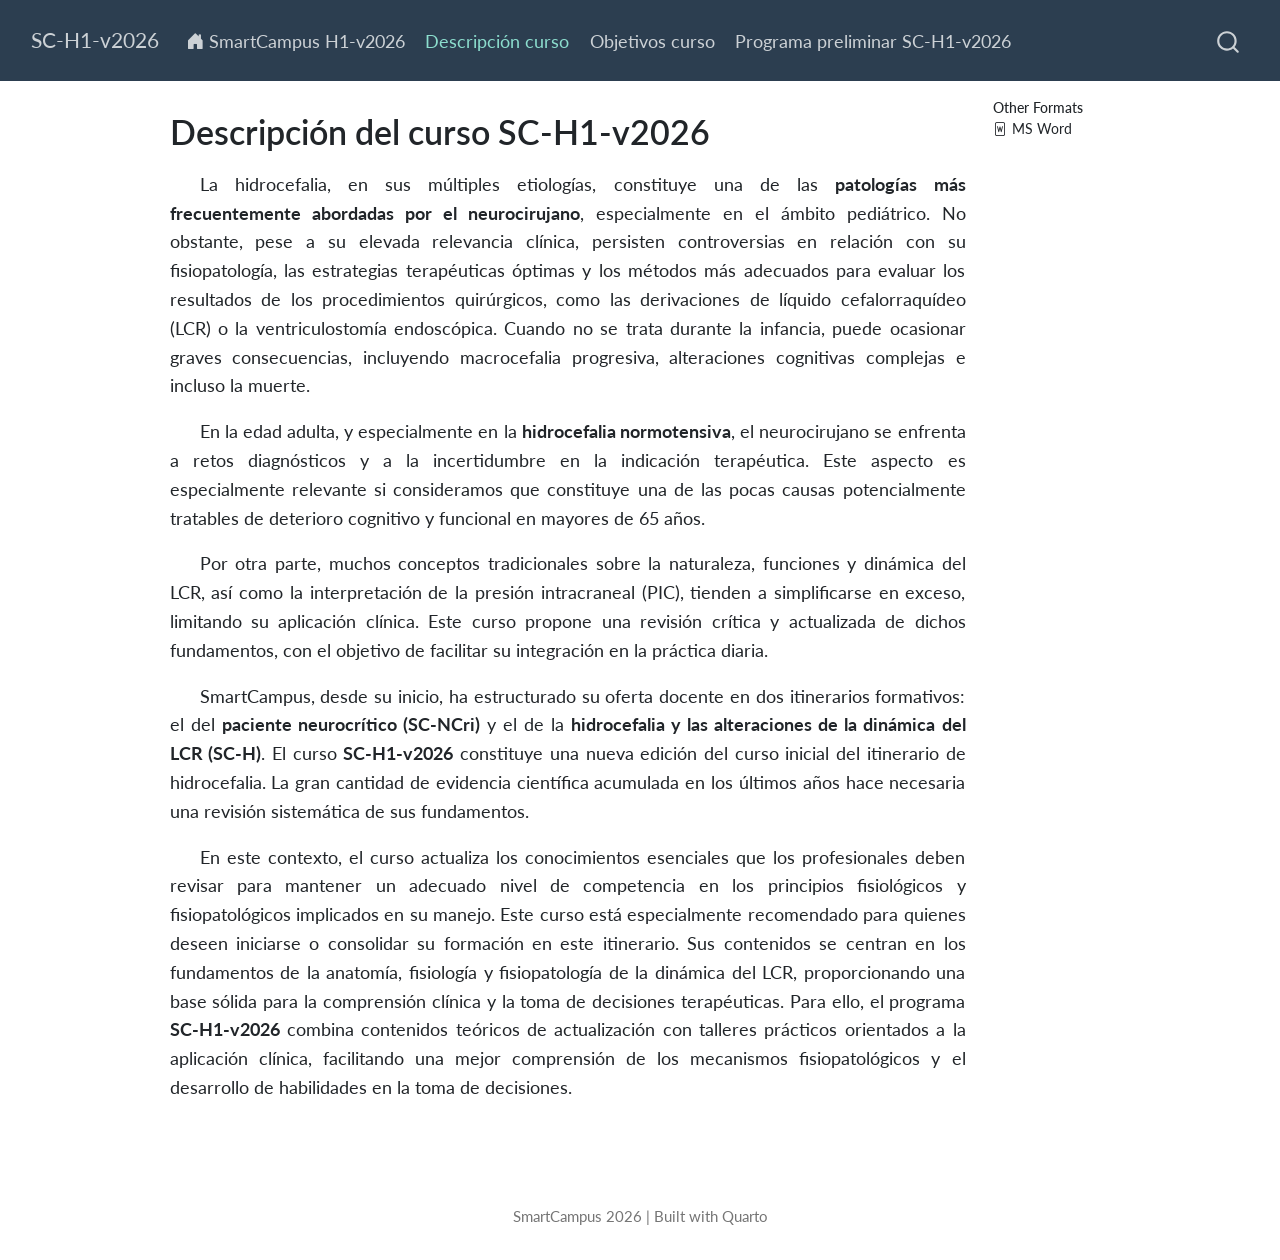
<file: docs/descripcion.html>
<!DOCTYPE html>
<html xmlns="http://www.w3.org/1999/xhtml" lang="en" xml:lang="en"><head>

<meta charset="utf-8">
<meta name="generator" content="quarto-1.9.37">

<meta name="viewport" content="width=device-width, initial-scale=1.0, user-scalable=yes">


<title>Descripción del curso SC-H1-v2026 – SC-H1-v2026</title>
<style>
/* Default styles provided by pandoc.
** See https://pandoc.org/MANUAL.html#variables-for-html for config info.
*/
code{white-space: pre-wrap;}
span.smallcaps{font-variant: small-caps;}
div.columns{display: flex; gap: min(4vw, 1.5em);}
div.column{flex: auto; overflow-x: auto;}
div.hanging-indent{margin-left: 1.5em; text-indent: -1.5em;}
ul.task-list{list-style: none;}
ul.task-list li input[type="checkbox"] {
  width: 0.8em;
  margin: 0 0.8em 0.2em -1em; /* quarto-specific, see https://github.com/quarto-dev/quarto-cli/issues/4556 */ 
  vertical-align: middle;
}
</style>


<script src="site_libs/quarto-nav/quarto-nav.js"></script>
<script src="site_libs/quarto-nav/headroom.min.js"></script>
<script src="site_libs/clipboard/clipboard.min.js"></script>
<script src="site_libs/quarto-search/autocomplete.umd.js"></script>
<script src="site_libs/quarto-search/fuse.min.js"></script>
<script src="site_libs/quarto-search/quarto-search.js"></script>
<meta name="quarto:offset" content="./">
<script src="site_libs/quarto-html/quarto.js" type="module"></script>
<script src="site_libs/quarto-html/tabsets/tabsets.js" type="module"></script>
<script src="site_libs/quarto-html/popper.min.js"></script>
<script src="site_libs/quarto-html/tippy.umd.min.js"></script>
<script src="site_libs/quarto-html/anchor.min.js"></script>
<link href="site_libs/quarto-html/tippy.css" rel="stylesheet">
<link href="site_libs/quarto-html/quarto-syntax-highlighting-7f8f88aac4f3542376d5c11b86a4c14d.css" rel="stylesheet" id="quarto-text-highlighting-styles">
<script src="site_libs/bootstrap/bootstrap.min.js"></script>
<link href="site_libs/bootstrap/bootstrap-icons.css" rel="stylesheet">
<link href="site_libs/bootstrap/bootstrap-f9da83f35c8a9777c3928170ebd7038e.min.css" rel="stylesheet" append-hash="true" id="quarto-bootstrap" data-mode="light">
<script id="quarto-search-options" type="application/json">{
  "location": "navbar",
  "copy-button": false,
  "collapse-after": 3,
  "panel-placement": "end",
  "type": "overlay",
  "limit": 50,
  "keyboard-shortcut": [
    "f",
    "/",
    "s"
  ],
  "show-item-context": false,
  "language": {
    "search-no-results-text": "No results",
    "search-matching-documents-text": "matching documents",
    "search-copy-link-title": "Copy link to search",
    "search-hide-matches-text": "Hide additional matches",
    "search-more-match-text": "more match in this document",
    "search-more-matches-text": "more matches in this document",
    "search-clear-button-title": "Clear",
    "search-text-placeholder": "",
    "search-detached-cancel-button-title": "Cancel",
    "search-submit-button-title": "Submit",
    "search-label": "Search"
  }
}</script>


<link rel="stylesheet" href="styles.css">
</head>

<body class="nav-fixed quarto-light">

<div id="quarto-search-results"></div>
  <header id="quarto-header" class="headroom fixed-top">
    <nav class="navbar navbar-expand-lg " data-bs-theme="dark">
      <div class="navbar-container container-fluid">
      <div class="navbar-brand-container mx-auto">
    <a class="navbar-brand" href="./index.html">
    <span class="navbar-title">SC-H1-v2026</span>
    </a>
  </div>
            <div id="quarto-search" class="" title="Search"></div>
          <button class="navbar-toggler" type="button" data-bs-toggle="collapse" data-bs-target="#navbarCollapse" aria-controls="navbarCollapse" role="menu" aria-expanded="false" aria-label="Toggle navigation" onclick="if (window.quartoToggleHeadroom) { window.quartoToggleHeadroom(); }">
  <span class="navbar-toggler-icon"></span>
</button>
          <div class="collapse navbar-collapse" id="navbarCollapse">
            <ul class="navbar-nav navbar-nav-scroll me-auto">
  <li class="nav-item">
    <a class="nav-link" href="./index.html"> <i class="bi bi-house-door-fill" role="img">
</i> 
<span class="menu-text">SmartCampus H1-v2026</span></a>
  </li>  
  <li class="nav-item">
    <a class="nav-link active" href="./descripcion.html" aria-current="page"> 
<span class="menu-text">Descripción curso</span></a>
  </li>  
  <li class="nav-item">
    <a class="nav-link" href="./objetivos.html"> 
<span class="menu-text">Objetivos curso</span></a>
  </li>  
  <li class="nav-item">
    <a class="nav-link" href="./programa_sc_h1_2026.html"> 
<span class="menu-text">Programa preliminar SC-H1-v2026</span></a>
  </li>  
</ul>
          </div> <!-- /navcollapse -->
            <div class="quarto-navbar-tools">
</div>
      </div> <!-- /container-fluid -->
    </nav>
</header>
<!-- content -->
<div id="quarto-content" class="quarto-container page-columns page-rows-contents page-layout-article page-navbar">
<!-- sidebar -->
<!-- margin-sidebar -->
    <div id="quarto-margin-sidebar" class="sidebar margin-sidebar">
        
    <div class="quarto-alternate-formats"><h2>Other Formats</h2><ul><li><a href="Descripcion_H1_v2026.docx"><i class="bi bi-file-word"></i>MS Word</a></li></ul></div></div>
<!-- main -->
<main class="content" id="quarto-document-content">

<header id="title-block-header" class="quarto-title-block default">
<div class="quarto-title">
<h1 class="title">Descripción del curso SC-H1-v2026</h1>
</div>



<div class="quarto-title-meta">

    
  
    
  </div>
  


</header>


<div style="text-indent: 30px; text-align: justify;">
<p>La hidrocefalia, en sus múltiples etiologías, constituye una de las <strong>patologías más frecuentemente abordadas por el neurocirujano</strong>, especialmente en el ámbito pediátrico. No obstante, pese a su elevada relevancia clínica, persisten controversias en relación con su fisiopatología, las estrategias terapéuticas óptimas y los métodos más adecuados para evaluar los resultados de los procedimientos quirúrgicos, como las derivaciones de líquido cefalorraquídeo (LCR) o la ventriculostomía endoscópica. Cuando no se trata durante la infancia, puede ocasionar graves consecuencias, incluyendo macrocefalia progresiva, alteraciones cognitivas complejas e incluso la muerte.</p>
<p>En la edad adulta, y especialmente en la <strong>hidrocefalia normotensiva</strong>, el neurocirujano se enfrenta a retos diagnósticos y a la incertidumbre en la indicación terapéutica. Este aspecto es especialmente relevante si consideramos que constituye una de las pocas causas potencialmente tratables de deterioro cognitivo y funcional en mayores de 65 años.</p>
<p>Por otra parte, muchos conceptos tradicionales sobre la naturaleza, funciones y dinámica del LCR, así como la interpretación de la presión intracraneal (PIC), tienden a simplificarse en exceso, limitando su aplicación clínica. Este curso propone una revisión crítica y actualizada de dichos fundamentos, con el objetivo de facilitar su integración en la práctica diaria.</p>
<p>SmartCampus, desde su inicio, ha estructurado su oferta docente en dos itinerarios formativos: el del <strong>paciente neurocrítico (SC-NCri)</strong> y el de la <strong>hidrocefalia y las alteraciones de la dinámica del LCR (SC-H)</strong>. El curso <strong>SC-H1-v2026</strong> constituye una nueva edición del curso inicial del itinerario de hidrocefalia. La gran cantidad de evidencia científica acumulada en los últimos años hace necesaria una revisión sistemática de sus fundamentos.</p>
<p>En este contexto, el curso actualiza los conocimientos esenciales que los profesionales deben revisar para mantener un adecuado nivel de competencia en los principios fisiológicos y fisiopatológicos implicados en su manejo. Este curso está especialmente recomendado para quienes deseen iniciarse o consolidar su formación en este itinerario. Sus contenidos se centran en los fundamentos de la anatomía, fisiología y fisiopatología de la dinámica del LCR, proporcionando una base sólida para la comprensión clínica y la toma de decisiones terapéuticas. Para ello, el programa <strong>SC-H1-v2026</strong> combina contenidos teóricos de actualización con talleres prácticos orientados a la aplicación clínica, facilitando una mejor comprensión de los mecanismos fisiopatológicos y el desarrollo de habilidades en la toma de decisiones.</p>
</div>



</main> <!-- /main -->
<script id="quarto-html-after-body" type="application/javascript">
  window.document.addEventListener("DOMContentLoaded", function (event) {
    const icon = "";
    const anchorJS = new window.AnchorJS();
    anchorJS.options = {
      placement: 'right',
      icon: icon
    };
    anchorJS.add('.anchored');
    const isCodeAnnotation = (el) => {
      for (const clz of el.classList) {
        if (clz.startsWith('code-annotation-')) {                     
          return true;
        }
      }
      return false;
    }
    const onCopySuccess = function(e) {
      // button target
      const button = e.trigger;
      // don't keep focus
      button.blur();
      // flash "checked"
      button.classList.add('code-copy-button-checked');
      var currentTitle = button.getAttribute("title");
      button.setAttribute("title", "Copied!");
      let tooltip;
      if (window.bootstrap) {
        button.setAttribute("data-bs-toggle", "tooltip");
        button.setAttribute("data-bs-placement", "left");
        button.setAttribute("data-bs-title", "Copied!");
        tooltip = new bootstrap.Tooltip(button, 
          { trigger: "manual", 
            customClass: "code-copy-button-tooltip",
            offset: [0, -8]});
        tooltip.show();    
      }
      setTimeout(function() {
        if (tooltip) {
          tooltip.hide();
          button.removeAttribute("data-bs-title");
          button.removeAttribute("data-bs-toggle");
          button.removeAttribute("data-bs-placement");
        }
        button.setAttribute("title", currentTitle);
        button.classList.remove('code-copy-button-checked');
      }, 1000);
      // clear code selection
      e.clearSelection();
    }
    const getTextToCopy = function(trigger) {
      const outerScaffold = trigger.parentElement.cloneNode(true);
      const codeEl = outerScaffold.querySelector('code');
      for (const childEl of codeEl.children) {
        if (isCodeAnnotation(childEl)) {
          childEl.remove();
        }
      }
      return codeEl.innerText;
    }
    const clipboard = new window.ClipboardJS('.code-copy-button:not([data-in-quarto-modal])', {
      text: getTextToCopy
    });
    clipboard.on('success', onCopySuccess);
    if (window.document.getElementById('quarto-embedded-source-code-modal')) {
      const clipboardModal = new window.ClipboardJS('.code-copy-button[data-in-quarto-modal]', {
        text: getTextToCopy,
        container: window.document.getElementById('quarto-embedded-source-code-modal')
      });
      clipboardModal.on('success', onCopySuccess);
    }
      var localhostRegex = new RegExp(/^(?:http|https):\/\/localhost\:?[0-9]*\//);
      var mailtoRegex = new RegExp(/^mailto:/);
        var filterRegex = new RegExp('/' + window.location.host + '/');
      var isInternal = (href) => {
          return filterRegex.test(href) || localhostRegex.test(href) || mailtoRegex.test(href);
      }
      // Inspect non-navigation links and adorn them if external
     var links = window.document.querySelectorAll('a[href]:not(.nav-link):not(.navbar-brand):not(.toc-action):not(.sidebar-link):not(.sidebar-item-toggle):not(.pagination-link):not(.no-external):not([aria-hidden]):not(.dropdown-item):not(.quarto-navigation-tool):not(.about-link)');
      for (var i=0; i<links.length; i++) {
        const link = links[i];
        if (!isInternal(link.href)) {
          // undo the damage that might have been done by quarto-nav.js in the case of
          // links that we want to consider external
          if (link.dataset.originalHref !== undefined) {
            link.href = link.dataset.originalHref;
          }
        }
      }
    function tippyHover(el, contentFn, onTriggerFn, onUntriggerFn) {
      const config = {
        allowHTML: true,
        maxWidth: 500,
        delay: 100,
        arrow: false,
        appendTo: function(el) {
            return el.parentElement;
        },
        interactive: true,
        interactiveBorder: 10,
        theme: 'quarto',
        placement: 'bottom-start',
      };
      if (contentFn) {
        config.content = contentFn;
      }
      if (onTriggerFn) {
        config.onTrigger = onTriggerFn;
      }
      if (onUntriggerFn) {
        config.onUntrigger = onUntriggerFn;
      }
      window.tippy(el, config); 
    }
    const noterefs = window.document.querySelectorAll('a[role="doc-noteref"]');
    for (var i=0; i<noterefs.length; i++) {
      const ref = noterefs[i];
      tippyHover(ref, function() {
        // use id or data attribute instead here
        let href = ref.getAttribute('data-footnote-href') || ref.getAttribute('href');
        try { href = new URL(href).hash; } catch {}
        const id = href.replace(/^#\/?/, "");
        const note = window.document.getElementById(id);
        if (note) {
          return note.innerHTML;
        } else {
          return "";
        }
      });
    }
    const xrefs = window.document.querySelectorAll('a.quarto-xref');
    const processXRef = (id, note) => {
      // Strip column container classes
      const stripColumnClz = (el) => {
        el.classList.remove("page-full", "page-columns");
        if (el.children) {
          for (const child of el.children) {
            stripColumnClz(child);
          }
        }
      }
      stripColumnClz(note)
      if (id === null || id.startsWith('sec-')) {
        // Special case sections, only their first couple elements
        const container = document.createElement("div");
        if (note.children && note.children.length > 2) {
          container.appendChild(note.children[0].cloneNode(true));
          for (let i = 1; i < note.children.length; i++) {
            const child = note.children[i];
            if (child.tagName === "P" && child.innerText === "") {
              continue;
            } else {
              container.appendChild(child.cloneNode(true));
              break;
            }
          }
          if (window.Quarto?.typesetMath) {
            window.Quarto.typesetMath(container);
          }
          return container.innerHTML
        } else {
          if (window.Quarto?.typesetMath) {
            window.Quarto.typesetMath(note);
          }
          return note.innerHTML;
        }
      } else {
        // Remove any anchor links if they are present
        const anchorLink = note.querySelector('a.anchorjs-link');
        if (anchorLink) {
          anchorLink.remove();
        }
        if (window.Quarto?.typesetMath) {
          window.Quarto.typesetMath(note);
        }
        if (note.classList.contains("callout")) {
          return note.outerHTML;
        } else {
          return note.innerHTML;
        }
      }
    }
    for (var i=0; i<xrefs.length; i++) {
      const xref = xrefs[i];
      tippyHover(xref, undefined, function(instance) {
        instance.disable();
        let url = xref.getAttribute('href');
        let hash = undefined; 
        if (url.startsWith('#')) {
          hash = url;
        } else {
          try { hash = new URL(url).hash; } catch {}
        }
        if (hash) {
          const id = hash.replace(/^#\/?/, "");
          const note = window.document.getElementById(id);
          if (note !== null) {
            try {
              const html = processXRef(id, note.cloneNode(true));
              instance.setContent(html);
            } finally {
              instance.enable();
              instance.show();
            }
          } else {
            // See if we can fetch this
            fetch(url.split('#')[0])
            .then(res => res.text())
            .then(html => {
              const parser = new DOMParser();
              const htmlDoc = parser.parseFromString(html, "text/html");
              const note = htmlDoc.getElementById(id);
              if (note !== null) {
                const html = processXRef(id, note);
                instance.setContent(html);
              } 
            }).finally(() => {
              instance.enable();
              instance.show();
            });
          }
        } else {
          // See if we can fetch a full url (with no hash to target)
          // This is a special case and we should probably do some content thinning / targeting
          fetch(url)
          .then(res => res.text())
          .then(html => {
            const parser = new DOMParser();
            const htmlDoc = parser.parseFromString(html, "text/html");
            const note = htmlDoc.querySelector('main.content');
            if (note !== null) {
              // This should only happen for chapter cross references
              // (since there is no id in the URL)
              // remove the first header
              if (note.children.length > 0 && note.children[0].tagName === "HEADER") {
                note.children[0].remove();
              }
              const html = processXRef(null, note);
              instance.setContent(html);
            } 
          }).finally(() => {
            instance.enable();
            instance.show();
          });
        }
      }, function(instance) {
      });
    }
        let selectedAnnoteEl;
        const selectorForAnnotation = ( cell, annotation) => {
          let cellAttr = 'data-code-cell="' + cell + '"';
          let lineAttr = 'data-code-annotation="' +  annotation + '"';
          const selector = 'span[' + cellAttr + '][' + lineAttr + ']';
          return selector;
        }
        const selectCodeLines = (annoteEl) => {
          const doc = window.document;
          const targetCell = annoteEl.getAttribute("data-target-cell");
          const targetAnnotation = annoteEl.getAttribute("data-target-annotation");
          const annoteSpan = window.document.querySelector(selectorForAnnotation(targetCell, targetAnnotation));
          const lines = annoteSpan.getAttribute("data-code-lines").split(",");
          const lineIds = lines.map((line) => {
            return targetCell + "-" + line;
          })
          let top = null;
          let height = null;
          let parent = null;
          if (lineIds.length > 0) {
              //compute the position of the single el (top and bottom and make a div)
              const el = window.document.getElementById(lineIds[0]);
              top = el.offsetTop;
              height = el.offsetHeight;
              parent = el.parentElement.parentElement;
            if (lineIds.length > 1) {
              const lastEl = window.document.getElementById(lineIds[lineIds.length - 1]);
              const bottom = lastEl.offsetTop + lastEl.offsetHeight;
              height = bottom - top;
            }
            if (top !== null && height !== null && parent !== null) {
              // cook up a div (if necessary) and position it 
              let div = window.document.getElementById("code-annotation-line-highlight");
              if (div === null) {
                div = window.document.createElement("div");
                div.setAttribute("id", "code-annotation-line-highlight");
                div.style.position = 'absolute';
                parent.appendChild(div);
              }
              div.style.top = top - 2 + "px";
              div.style.height = height + 4 + "px";
              div.style.left = 0;
              let gutterDiv = window.document.getElementById("code-annotation-line-highlight-gutter");
              if (gutterDiv === null) {
                gutterDiv = window.document.createElement("div");
                gutterDiv.setAttribute("id", "code-annotation-line-highlight-gutter");
                gutterDiv.style.position = 'absolute';
                const codeCell = window.document.getElementById(targetCell);
                const gutter = codeCell.querySelector('.code-annotation-gutter');
                gutter.appendChild(gutterDiv);
              }
              gutterDiv.style.top = top - 2 + "px";
              gutterDiv.style.height = height + 4 + "px";
            }
            selectedAnnoteEl = annoteEl;
          }
        };
        const unselectCodeLines = () => {
          const elementsIds = ["code-annotation-line-highlight", "code-annotation-line-highlight-gutter"];
          elementsIds.forEach((elId) => {
            const div = window.document.getElementById(elId);
            if (div) {
              div.remove();
            }
          });
          selectedAnnoteEl = undefined;
        };
          // Handle positioning of the toggle
      window.addEventListener(
        "resize",
        throttle(() => {
          elRect = undefined;
          if (selectedAnnoteEl) {
            selectCodeLines(selectedAnnoteEl);
          }
        }, 10)
      );
      function throttle(fn, ms) {
      let throttle = false;
      let timer;
        return (...args) => {
          if(!throttle) { // first call gets through
              fn.apply(this, args);
              throttle = true;
          } else { // all the others get throttled
              if(timer) clearTimeout(timer); // cancel #2
              timer = setTimeout(() => {
                fn.apply(this, args);
                timer = throttle = false;
              }, ms);
          }
        };
      }
        // Attach click handler to the DT
        const annoteDls = window.document.querySelectorAll('dt[data-target-cell]');
        for (const annoteDlNode of annoteDls) {
          annoteDlNode.addEventListener('click', (event) => {
            const clickedEl = event.target;
            if (clickedEl !== selectedAnnoteEl) {
              unselectCodeLines();
              const activeEl = window.document.querySelector('dt[data-target-cell].code-annotation-active');
              if (activeEl) {
                activeEl.classList.remove('code-annotation-active');
              }
              selectCodeLines(clickedEl);
              clickedEl.classList.add('code-annotation-active');
            } else {
              // Unselect the line
              unselectCodeLines();
              clickedEl.classList.remove('code-annotation-active');
            }
          });
        }
    const findCites = (el) => {
      const parentEl = el.parentElement;
      if (parentEl) {
        const cites = parentEl.dataset.cites;
        if (cites) {
          return {
            el,
            cites: cites.split(' ')
          };
        } else {
          return findCites(el.parentElement)
        }
      } else {
        return undefined;
      }
    };
    var bibliorefs = window.document.querySelectorAll('a[role="doc-biblioref"]');
    for (var i=0; i<bibliorefs.length; i++) {
      const ref = bibliorefs[i];
      const citeInfo = findCites(ref);
      if (citeInfo) {
        tippyHover(citeInfo.el, function() {
          var popup = window.document.createElement('div');
          citeInfo.cites.forEach(function(cite) {
            var citeDiv = window.document.createElement('div');
            citeDiv.classList.add('hanging-indent');
            citeDiv.classList.add('csl-entry');
            var biblioDiv = window.document.getElementById('ref-' + cite);
            if (biblioDiv) {
              citeDiv.innerHTML = biblioDiv.innerHTML;
            }
            popup.appendChild(citeDiv);
          });
          return popup.innerHTML;
        });
      }
    }
  });
  </script>
</div> <!-- /content -->
<footer class="footer">
  <div class="nav-footer">
    <div class="nav-footer-left">
      &nbsp;
    </div>   
    <div class="nav-footer-center">
<p>SmartCampus 2026 | Built with Quarto</p>
</div>
    <div class="nav-footer-right">
      &nbsp;
    </div>
  </div>
</footer>




</body></html>
</file>
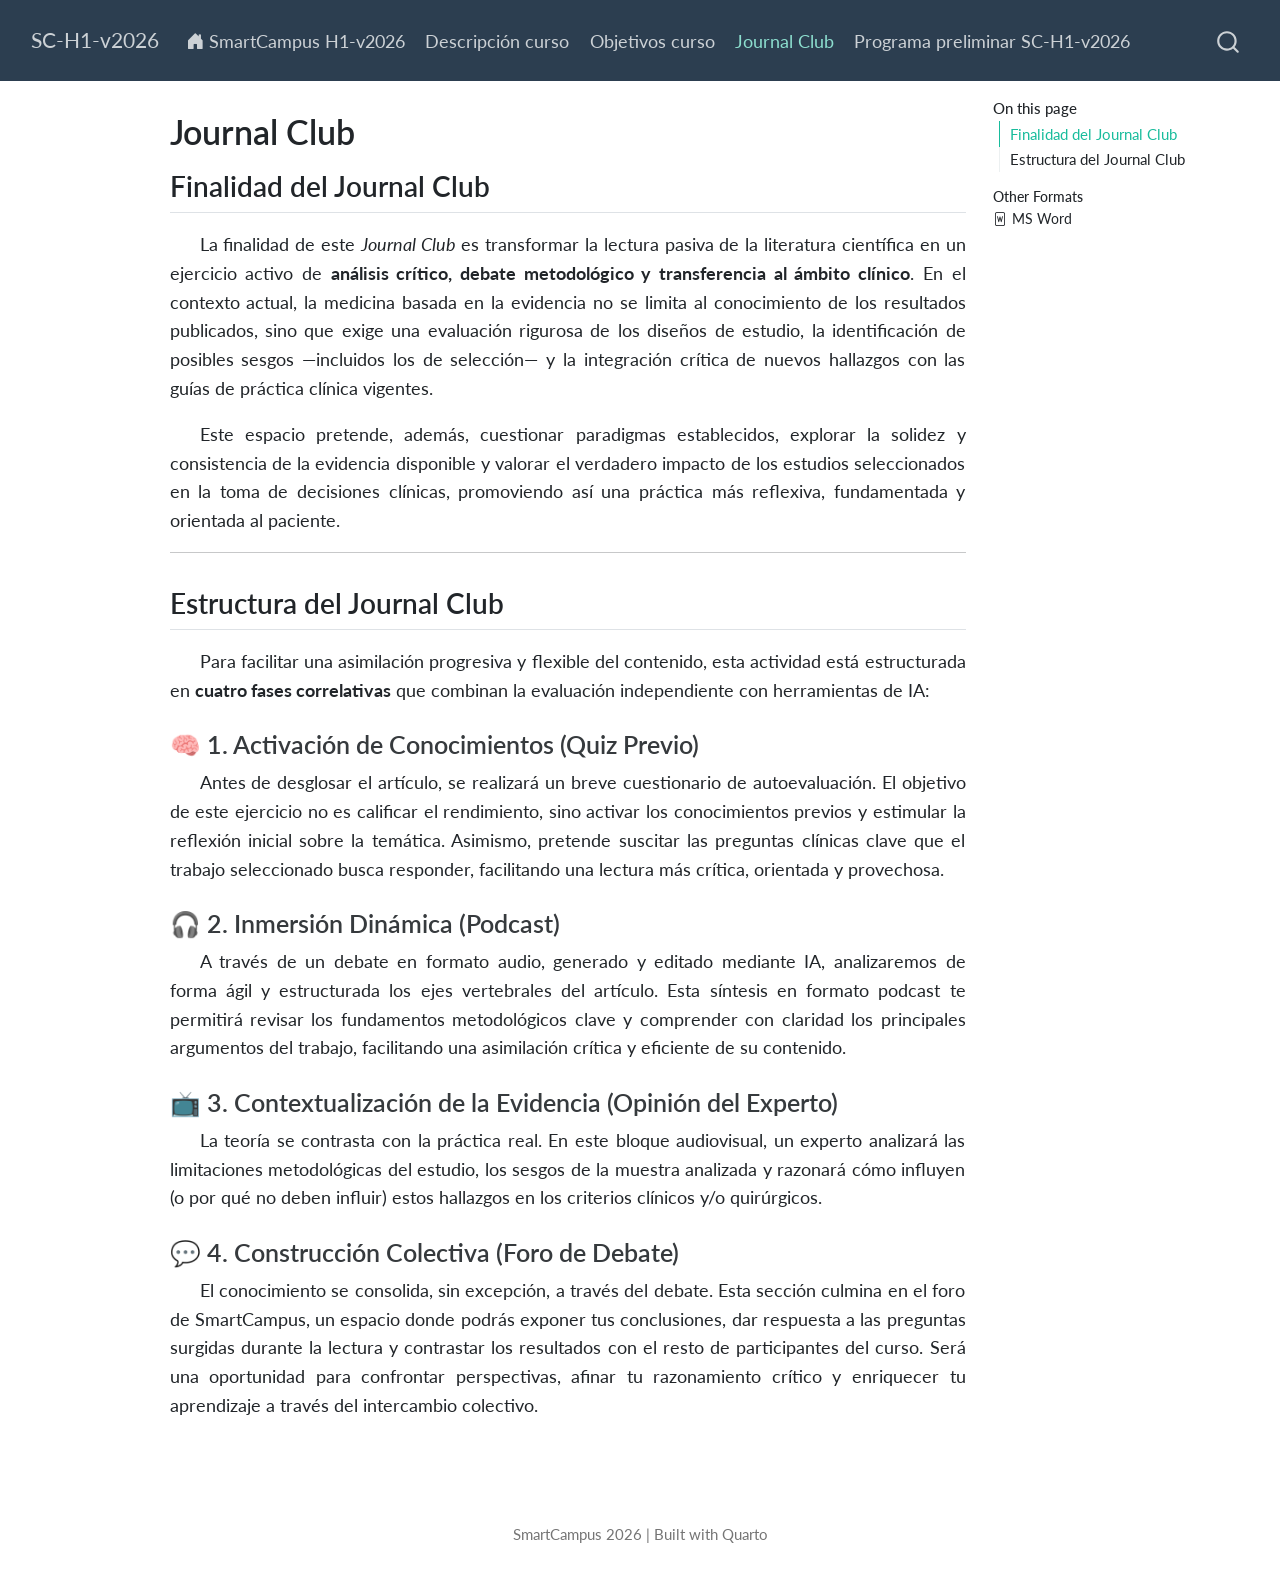
<file: docs/journal_club.html>
<!DOCTYPE html>
<html xmlns="http://www.w3.org/1999/xhtml" lang="en" xml:lang="en"><head>

<meta charset="utf-8">
<meta name="generator" content="quarto-1.9.37">

<meta name="viewport" content="width=device-width, initial-scale=1.0, user-scalable=yes">

<meta name="author" content="">

<title>Journal Club – SC-H1-v2026</title>
<style>
/* Default styles provided by pandoc.
** See https://pandoc.org/MANUAL.html#variables-for-html for config info.
*/
code{white-space: pre-wrap;}
span.smallcaps{font-variant: small-caps;}
div.columns{display: flex; gap: min(4vw, 1.5em);}
div.column{flex: auto; overflow-x: auto;}
div.hanging-indent{margin-left: 1.5em; text-indent: -1.5em;}
ul.task-list{list-style: none;}
ul.task-list li input[type="checkbox"] {
  width: 0.8em;
  margin: 0 0.8em 0.2em -1em; /* quarto-specific, see https://github.com/quarto-dev/quarto-cli/issues/4556 */ 
  vertical-align: middle;
}
</style>


<script src="site_libs/quarto-nav/quarto-nav.js"></script>
<script src="site_libs/quarto-nav/headroom.min.js"></script>
<script src="site_libs/clipboard/clipboard.min.js"></script>
<script src="site_libs/quarto-search/autocomplete.umd.js"></script>
<script src="site_libs/quarto-search/fuse.min.js"></script>
<script src="site_libs/quarto-search/quarto-search.js"></script>
<meta name="quarto:offset" content="./">
<script src="site_libs/quarto-html/quarto.js" type="module"></script>
<script src="site_libs/quarto-html/tabsets/tabsets.js" type="module"></script>
<script src="site_libs/quarto-html/popper.min.js"></script>
<script src="site_libs/quarto-html/tippy.umd.min.js"></script>
<script src="site_libs/quarto-html/anchor.min.js"></script>
<link href="site_libs/quarto-html/tippy.css" rel="stylesheet">
<link href="site_libs/quarto-html/quarto-syntax-highlighting-7f8f88aac4f3542376d5c11b86a4c14d.css" rel="stylesheet" id="quarto-text-highlighting-styles">
<script src="site_libs/bootstrap/bootstrap.min.js"></script>
<link href="site_libs/bootstrap/bootstrap-icons.css" rel="stylesheet">
<link href="site_libs/bootstrap/bootstrap-f9da83f35c8a9777c3928170ebd7038e.min.css" rel="stylesheet" append-hash="true" id="quarto-bootstrap" data-mode="light">
<script id="quarto-search-options" type="application/json">{
  "location": "navbar",
  "copy-button": false,
  "collapse-after": 3,
  "panel-placement": "end",
  "type": "overlay",
  "limit": 50,
  "keyboard-shortcut": [
    "f",
    "/",
    "s"
  ],
  "show-item-context": false,
  "language": {
    "search-no-results-text": "No results",
    "search-matching-documents-text": "matching documents",
    "search-copy-link-title": "Copy link to search",
    "search-hide-matches-text": "Hide additional matches",
    "search-more-match-text": "more match in this document",
    "search-more-matches-text": "more matches in this document",
    "search-clear-button-title": "Clear",
    "search-text-placeholder": "",
    "search-detached-cancel-button-title": "Cancel",
    "search-submit-button-title": "Submit",
    "search-label": "Search"
  }
}</script>


<link rel="stylesheet" href="styles.css">
</head>

<body class="nav-fixed quarto-light">

<div id="quarto-search-results"></div>
  <header id="quarto-header" class="headroom fixed-top">
    <nav class="navbar navbar-expand-lg " data-bs-theme="dark">
      <div class="navbar-container container-fluid">
      <div class="navbar-brand-container mx-auto">
    <a class="navbar-brand" href="./index.html">
    <span class="navbar-title">SC-H1-v2026</span>
    </a>
  </div>
            <div id="quarto-search" class="" title="Search"></div>
          <button class="navbar-toggler" type="button" data-bs-toggle="collapse" data-bs-target="#navbarCollapse" aria-controls="navbarCollapse" role="menu" aria-expanded="false" aria-label="Toggle navigation" onclick="if (window.quartoToggleHeadroom) { window.quartoToggleHeadroom(); }">
  <span class="navbar-toggler-icon"></span>
</button>
          <div class="collapse navbar-collapse" id="navbarCollapse">
            <ul class="navbar-nav navbar-nav-scroll me-auto">
  <li class="nav-item">
    <a class="nav-link" href="./index.html"> <i class="bi bi-house-door-fill" role="img">
</i> 
<span class="menu-text">SmartCampus H1-v2026</span></a>
  </li>  
  <li class="nav-item">
    <a class="nav-link" href="./descripcion.html"> 
<span class="menu-text">Descripción curso</span></a>
  </li>  
  <li class="nav-item">
    <a class="nav-link" href="./objetivos.html"> 
<span class="menu-text">Objetivos curso</span></a>
  </li>  
  <li class="nav-item">
    <a class="nav-link active" href="./journal_club.html" aria-current="page"> 
<span class="menu-text">Journal Club</span></a>
  </li>  
  <li class="nav-item">
    <a class="nav-link" href="./programa_sc_h1_2026.html"> 
<span class="menu-text">Programa preliminar SC-H1-v2026</span></a>
  </li>  
</ul>
          </div> <!-- /navcollapse -->
            <div class="quarto-navbar-tools">
</div>
      </div> <!-- /container-fluid -->
    </nav>
</header>
<!-- content -->
<div id="quarto-content" class="quarto-container page-columns page-rows-contents page-layout-article page-navbar">
<!-- sidebar -->
<!-- margin-sidebar -->
    <div id="quarto-margin-sidebar" class="sidebar margin-sidebar">
        <nav id="TOC" role="doc-toc" class="toc-active">
    <h2 id="toc-title">On this page</h2>
   
  <ul>
  <li><a href="#finalidad-del-journal-club" id="toc-finalidad-del-journal-club" class="nav-link active" data-scroll-target="#finalidad-del-journal-club">Finalidad del Journal Club</a></li>
  <li><a href="#estructura-del-journal-club" id="toc-estructura-del-journal-club" class="nav-link" data-scroll-target="#estructura-del-journal-club">Estructura del Journal Club</a>
  <ul class="collapse">
  <li><a href="#activación-de-conocimientos-quiz-previo" id="toc-activación-de-conocimientos-quiz-previo" class="nav-link" data-scroll-target="#activación-de-conocimientos-quiz-previo">🧠 1. Activación de Conocimientos (Quiz Previo)</a></li>
  <li><a href="#inmersión-dinámica-podcast" id="toc-inmersión-dinámica-podcast" class="nav-link" data-scroll-target="#inmersión-dinámica-podcast">🎧 2. Inmersión Dinámica (Podcast)</a></li>
  <li><a href="#contextualización-de-la-evidencia-opinión-del-experto" id="toc-contextualización-de-la-evidencia-opinión-del-experto" class="nav-link" data-scroll-target="#contextualización-de-la-evidencia-opinión-del-experto">📺 3. Contextualización de la Evidencia (Opinión del Experto)</a></li>
  <li><a href="#construcción-colectiva-foro-de-debate" id="toc-construcción-colectiva-foro-de-debate" class="nav-link" data-scroll-target="#construcción-colectiva-foro-de-debate">💬 4. Construcción Colectiva (Foro de Debate)</a></li>
  </ul></li>
  </ul>
<div class="quarto-alternate-formats"><h2>Other Formats</h2><ul><li><a href="journal_club.docx"><i class="bi bi-file-word"></i>MS Word</a></li></ul></div></nav>
    </div>
<!-- main -->
<main class="content" id="quarto-document-content">

<header id="title-block-header" class="quarto-title-block default">
<div class="quarto-title">
<h1 class="title">Journal Club</h1>
</div>



<div class="quarto-title-meta">

    
  
    
  </div>
  


</header>


<section id="finalidad-del-journal-club" class="level2">
<h2 class="anchored" data-anchor-id="finalidad-del-journal-club">Finalidad del Journal Club</h2>
<div style="text-indent: 30px; text-align: justify;">
<p>La finalidad de este <em>Journal Club</em> es transformar la lectura pasiva de la literatura científica en un ejercicio activo de <strong>análisis crítico, debate metodológico y transferencia al ámbito clínico</strong>. En el contexto actual, la medicina basada en la evidencia no se limita al conocimiento de los resultados publicados, sino que exige una evaluación rigurosa de los diseños de estudio, la identificación de posibles sesgos —incluidos los de selección— y la integración crítica de nuevos hallazgos con las guías de práctica clínica vigentes.</p>
<p>Este espacio pretende, además, cuestionar paradigmas establecidos, explorar la solidez y consistencia de la evidencia disponible y valorar el verdadero impacto de los estudios seleccionados en la toma de decisiones clínicas, promoviendo así una práctica más reflexiva, fundamentada y orientada al paciente.</p>
</div>
<hr>
</section>
<section id="estructura-del-journal-club" class="level2">
<h2 class="anchored" data-anchor-id="estructura-del-journal-club">Estructura del Journal Club</h2>
<div style="text-indent: 30px; text-align: justify;">
<p>Para facilitar una asimilación progresiva y flexible del contenido, esta actividad está estructurada en <strong>cuatro fases correlativas</strong> que combinan la evaluación independiente con herramientas de IA:</p>
</div>
<section id="activación-de-conocimientos-quiz-previo" class="level3">
<h3 class="anchored" data-anchor-id="activación-de-conocimientos-quiz-previo">🧠 1. Activación de Conocimientos (Quiz Previo)</h3>
<div style="text-indent: 30px; text-align: justify;">
<p>Antes de desglosar el artículo, se realizará un breve cuestionario de autoevaluación. El objetivo de este ejercicio no es calificar el rendimiento, sino activar los conocimientos previos y estimular la reflexión inicial sobre la temática. Asimismo, pretende suscitar las preguntas clínicas clave que el trabajo seleccionado busca responder, facilitando una lectura más crítica, orientada y provechosa.</p>
</div>
</section>
<section id="inmersión-dinámica-podcast" class="level3">
<h3 class="anchored" data-anchor-id="inmersión-dinámica-podcast">🎧 2. Inmersión Dinámica (Podcast)</h3>
<div style="text-indent: 30px; text-align: justify;">
<p>A través de un debate en formato audio, generado y editado mediante IA, analizaremos de forma ágil y estructurada los ejes vertebrales del artículo. Esta síntesis en formato podcast te permitirá revisar los fundamentos metodológicos clave y comprender con claridad los principales argumentos del trabajo, facilitando una asimilación crítica y eficiente de su contenido.</p>
</div>
</section>
<section id="contextualización-de-la-evidencia-opinión-del-experto" class="level3">
<h3 class="anchored" data-anchor-id="contextualización-de-la-evidencia-opinión-del-experto">📺 3. Contextualización de la Evidencia (Opinión del Experto)</h3>
<div style="text-indent: 30px; text-align: justify;">
<p>La teoría se contrasta con la práctica real. En este bloque audiovisual, un experto analizará las limitaciones metodológicas del estudio, los sesgos de la muestra analizada y razonará cómo influyen (o por qué no deben influir) estos hallazgos en los criterios clínicos y/o quirúrgicos.</p>
</div>
</section>
<section id="construcción-colectiva-foro-de-debate" class="level3">
<h3 class="anchored" data-anchor-id="construcción-colectiva-foro-de-debate">💬 4. Construcción Colectiva (Foro de Debate)</h3>
<div style="text-indent: 30px; text-align: justify;">
<p>El conocimiento se consolida, sin excepción, a través del debate. Esta sección culmina en el foro de SmartCampus, un espacio donde podrás exponer tus conclusiones, dar respuesta a las preguntas surgidas durante la lectura y contrastar los resultados con el resto de participantes del curso. Será una oportunidad para confrontar perspectivas, afinar tu razonamiento crítico y enriquecer tu aprendizaje a través del intercambio colectivo.</p>
</div>


</section>
</section>

</main> <!-- /main -->
<script id="quarto-html-after-body" type="application/javascript">
  window.document.addEventListener("DOMContentLoaded", function (event) {
    const icon = "";
    const anchorJS = new window.AnchorJS();
    anchorJS.options = {
      placement: 'right',
      icon: icon
    };
    anchorJS.add('.anchored');
    const isCodeAnnotation = (el) => {
      for (const clz of el.classList) {
        if (clz.startsWith('code-annotation-')) {                     
          return true;
        }
      }
      return false;
    }
    const onCopySuccess = function(e) {
      // button target
      const button = e.trigger;
      // don't keep focus
      button.blur();
      // flash "checked"
      button.classList.add('code-copy-button-checked');
      var currentTitle = button.getAttribute("title");
      button.setAttribute("title", "Copied!");
      let tooltip;
      if (window.bootstrap) {
        button.setAttribute("data-bs-toggle", "tooltip");
        button.setAttribute("data-bs-placement", "left");
        button.setAttribute("data-bs-title", "Copied!");
        tooltip = new bootstrap.Tooltip(button, 
          { trigger: "manual", 
            customClass: "code-copy-button-tooltip",
            offset: [0, -8]});
        tooltip.show();    
      }
      setTimeout(function() {
        if (tooltip) {
          tooltip.hide();
          button.removeAttribute("data-bs-title");
          button.removeAttribute("data-bs-toggle");
          button.removeAttribute("data-bs-placement");
        }
        button.setAttribute("title", currentTitle);
        button.classList.remove('code-copy-button-checked');
      }, 1000);
      // clear code selection
      e.clearSelection();
    }
    const getTextToCopy = function(trigger) {
      const outerScaffold = trigger.parentElement.cloneNode(true);
      const codeEl = outerScaffold.querySelector('code');
      for (const childEl of codeEl.children) {
        if (isCodeAnnotation(childEl)) {
          childEl.remove();
        }
      }
      return codeEl.innerText;
    }
    const clipboard = new window.ClipboardJS('.code-copy-button:not([data-in-quarto-modal])', {
      text: getTextToCopy
    });
    clipboard.on('success', onCopySuccess);
    if (window.document.getElementById('quarto-embedded-source-code-modal')) {
      const clipboardModal = new window.ClipboardJS('.code-copy-button[data-in-quarto-modal]', {
        text: getTextToCopy,
        container: window.document.getElementById('quarto-embedded-source-code-modal')
      });
      clipboardModal.on('success', onCopySuccess);
    }
      var localhostRegex = new RegExp(/^(?:http|https):\/\/localhost\:?[0-9]*\//);
      var mailtoRegex = new RegExp(/^mailto:/);
        var filterRegex = new RegExp('/' + window.location.host + '/');
      var isInternal = (href) => {
          return filterRegex.test(href) || localhostRegex.test(href) || mailtoRegex.test(href);
      }
      // Inspect non-navigation links and adorn them if external
     var links = window.document.querySelectorAll('a[href]:not(.nav-link):not(.navbar-brand):not(.toc-action):not(.sidebar-link):not(.sidebar-item-toggle):not(.pagination-link):not(.no-external):not([aria-hidden]):not(.dropdown-item):not(.quarto-navigation-tool):not(.about-link)');
      for (var i=0; i<links.length; i++) {
        const link = links[i];
        if (!isInternal(link.href)) {
          // undo the damage that might have been done by quarto-nav.js in the case of
          // links that we want to consider external
          if (link.dataset.originalHref !== undefined) {
            link.href = link.dataset.originalHref;
          }
        }
      }
    function tippyHover(el, contentFn, onTriggerFn, onUntriggerFn) {
      const config = {
        allowHTML: true,
        maxWidth: 500,
        delay: 100,
        arrow: false,
        appendTo: function(el) {
            return el.parentElement;
        },
        interactive: true,
        interactiveBorder: 10,
        theme: 'quarto',
        placement: 'bottom-start',
      };
      if (contentFn) {
        config.content = contentFn;
      }
      if (onTriggerFn) {
        config.onTrigger = onTriggerFn;
      }
      if (onUntriggerFn) {
        config.onUntrigger = onUntriggerFn;
      }
      window.tippy(el, config); 
    }
    const noterefs = window.document.querySelectorAll('a[role="doc-noteref"]');
    for (var i=0; i<noterefs.length; i++) {
      const ref = noterefs[i];
      tippyHover(ref, function() {
        // use id or data attribute instead here
        let href = ref.getAttribute('data-footnote-href') || ref.getAttribute('href');
        try { href = new URL(href).hash; } catch {}
        const id = href.replace(/^#\/?/, "");
        const note = window.document.getElementById(id);
        if (note) {
          return note.innerHTML;
        } else {
          return "";
        }
      });
    }
    const xrefs = window.document.querySelectorAll('a.quarto-xref');
    const processXRef = (id, note) => {
      // Strip column container classes
      const stripColumnClz = (el) => {
        el.classList.remove("page-full", "page-columns");
        if (el.children) {
          for (const child of el.children) {
            stripColumnClz(child);
          }
        }
      }
      stripColumnClz(note)
      if (id === null || id.startsWith('sec-')) {
        // Special case sections, only their first couple elements
        const container = document.createElement("div");
        if (note.children && note.children.length > 2) {
          container.appendChild(note.children[0].cloneNode(true));
          for (let i = 1; i < note.children.length; i++) {
            const child = note.children[i];
            if (child.tagName === "P" && child.innerText === "") {
              continue;
            } else {
              container.appendChild(child.cloneNode(true));
              break;
            }
          }
          if (window.Quarto?.typesetMath) {
            window.Quarto.typesetMath(container);
          }
          return container.innerHTML
        } else {
          if (window.Quarto?.typesetMath) {
            window.Quarto.typesetMath(note);
          }
          return note.innerHTML;
        }
      } else {
        // Remove any anchor links if they are present
        const anchorLink = note.querySelector('a.anchorjs-link');
        if (anchorLink) {
          anchorLink.remove();
        }
        if (window.Quarto?.typesetMath) {
          window.Quarto.typesetMath(note);
        }
        if (note.classList.contains("callout")) {
          return note.outerHTML;
        } else {
          return note.innerHTML;
        }
      }
    }
    for (var i=0; i<xrefs.length; i++) {
      const xref = xrefs[i];
      tippyHover(xref, undefined, function(instance) {
        instance.disable();
        let url = xref.getAttribute('href');
        let hash = undefined; 
        if (url.startsWith('#')) {
          hash = url;
        } else {
          try { hash = new URL(url).hash; } catch {}
        }
        if (hash) {
          const id = hash.replace(/^#\/?/, "");
          const note = window.document.getElementById(id);
          if (note !== null) {
            try {
              const html = processXRef(id, note.cloneNode(true));
              instance.setContent(html);
            } finally {
              instance.enable();
              instance.show();
            }
          } else {
            // See if we can fetch this
            fetch(url.split('#')[0])
            .then(res => res.text())
            .then(html => {
              const parser = new DOMParser();
              const htmlDoc = parser.parseFromString(html, "text/html");
              const note = htmlDoc.getElementById(id);
              if (note !== null) {
                const html = processXRef(id, note);
                instance.setContent(html);
              } 
            }).finally(() => {
              instance.enable();
              instance.show();
            });
          }
        } else {
          // See if we can fetch a full url (with no hash to target)
          // This is a special case and we should probably do some content thinning / targeting
          fetch(url)
          .then(res => res.text())
          .then(html => {
            const parser = new DOMParser();
            const htmlDoc = parser.parseFromString(html, "text/html");
            const note = htmlDoc.querySelector('main.content');
            if (note !== null) {
              // This should only happen for chapter cross references
              // (since there is no id in the URL)
              // remove the first header
              if (note.children.length > 0 && note.children[0].tagName === "HEADER") {
                note.children[0].remove();
              }
              const html = processXRef(null, note);
              instance.setContent(html);
            } 
          }).finally(() => {
            instance.enable();
            instance.show();
          });
        }
      }, function(instance) {
      });
    }
        let selectedAnnoteEl;
        const selectorForAnnotation = ( cell, annotation) => {
          let cellAttr = 'data-code-cell="' + cell + '"';
          let lineAttr = 'data-code-annotation="' +  annotation + '"';
          const selector = 'span[' + cellAttr + '][' + lineAttr + ']';
          return selector;
        }
        const selectCodeLines = (annoteEl) => {
          const doc = window.document;
          const targetCell = annoteEl.getAttribute("data-target-cell");
          const targetAnnotation = annoteEl.getAttribute("data-target-annotation");
          const annoteSpan = window.document.querySelector(selectorForAnnotation(targetCell, targetAnnotation));
          const lines = annoteSpan.getAttribute("data-code-lines").split(",");
          const lineIds = lines.map((line) => {
            return targetCell + "-" + line;
          })
          let top = null;
          let height = null;
          let parent = null;
          if (lineIds.length > 0) {
              //compute the position of the single el (top and bottom and make a div)
              const el = window.document.getElementById(lineIds[0]);
              top = el.offsetTop;
              height = el.offsetHeight;
              parent = el.parentElement.parentElement;
            if (lineIds.length > 1) {
              const lastEl = window.document.getElementById(lineIds[lineIds.length - 1]);
              const bottom = lastEl.offsetTop + lastEl.offsetHeight;
              height = bottom - top;
            }
            if (top !== null && height !== null && parent !== null) {
              // cook up a div (if necessary) and position it 
              let div = window.document.getElementById("code-annotation-line-highlight");
              if (div === null) {
                div = window.document.createElement("div");
                div.setAttribute("id", "code-annotation-line-highlight");
                div.style.position = 'absolute';
                parent.appendChild(div);
              }
              div.style.top = top - 2 + "px";
              div.style.height = height + 4 + "px";
              div.style.left = 0;
              let gutterDiv = window.document.getElementById("code-annotation-line-highlight-gutter");
              if (gutterDiv === null) {
                gutterDiv = window.document.createElement("div");
                gutterDiv.setAttribute("id", "code-annotation-line-highlight-gutter");
                gutterDiv.style.position = 'absolute';
                const codeCell = window.document.getElementById(targetCell);
                const gutter = codeCell.querySelector('.code-annotation-gutter');
                gutter.appendChild(gutterDiv);
              }
              gutterDiv.style.top = top - 2 + "px";
              gutterDiv.style.height = height + 4 + "px";
            }
            selectedAnnoteEl = annoteEl;
          }
        };
        const unselectCodeLines = () => {
          const elementsIds = ["code-annotation-line-highlight", "code-annotation-line-highlight-gutter"];
          elementsIds.forEach((elId) => {
            const div = window.document.getElementById(elId);
            if (div) {
              div.remove();
            }
          });
          selectedAnnoteEl = undefined;
        };
          // Handle positioning of the toggle
      window.addEventListener(
        "resize",
        throttle(() => {
          elRect = undefined;
          if (selectedAnnoteEl) {
            selectCodeLines(selectedAnnoteEl);
          }
        }, 10)
      );
      function throttle(fn, ms) {
      let throttle = false;
      let timer;
        return (...args) => {
          if(!throttle) { // first call gets through
              fn.apply(this, args);
              throttle = true;
          } else { // all the others get throttled
              if(timer) clearTimeout(timer); // cancel #2
              timer = setTimeout(() => {
                fn.apply(this, args);
                timer = throttle = false;
              }, ms);
          }
        };
      }
        // Attach click handler to the DT
        const annoteDls = window.document.querySelectorAll('dt[data-target-cell]');
        for (const annoteDlNode of annoteDls) {
          annoteDlNode.addEventListener('click', (event) => {
            const clickedEl = event.target;
            if (clickedEl !== selectedAnnoteEl) {
              unselectCodeLines();
              const activeEl = window.document.querySelector('dt[data-target-cell].code-annotation-active');
              if (activeEl) {
                activeEl.classList.remove('code-annotation-active');
              }
              selectCodeLines(clickedEl);
              clickedEl.classList.add('code-annotation-active');
            } else {
              // Unselect the line
              unselectCodeLines();
              clickedEl.classList.remove('code-annotation-active');
            }
          });
        }
    const findCites = (el) => {
      const parentEl = el.parentElement;
      if (parentEl) {
        const cites = parentEl.dataset.cites;
        if (cites) {
          return {
            el,
            cites: cites.split(' ')
          };
        } else {
          return findCites(el.parentElement)
        }
      } else {
        return undefined;
      }
    };
    var bibliorefs = window.document.querySelectorAll('a[role="doc-biblioref"]');
    for (var i=0; i<bibliorefs.length; i++) {
      const ref = bibliorefs[i];
      const citeInfo = findCites(ref);
      if (citeInfo) {
        tippyHover(citeInfo.el, function() {
          var popup = window.document.createElement('div');
          citeInfo.cites.forEach(function(cite) {
            var citeDiv = window.document.createElement('div');
            citeDiv.classList.add('hanging-indent');
            citeDiv.classList.add('csl-entry');
            var biblioDiv = window.document.getElementById('ref-' + cite);
            if (biblioDiv) {
              citeDiv.innerHTML = biblioDiv.innerHTML;
            }
            popup.appendChild(citeDiv);
          });
          return popup.innerHTML;
        });
      }
    }
  });
  </script>
</div> <!-- /content -->
<footer class="footer">
  <div class="nav-footer">
    <div class="nav-footer-left">
      &nbsp;
    </div>   
    <div class="nav-footer-center">
<p>SmartCampus 2026 | Built with Quarto</p>
</div>
    <div class="nav-footer-right">
      &nbsp;
    </div>
  </div>
</footer>




</body></html>
</file>
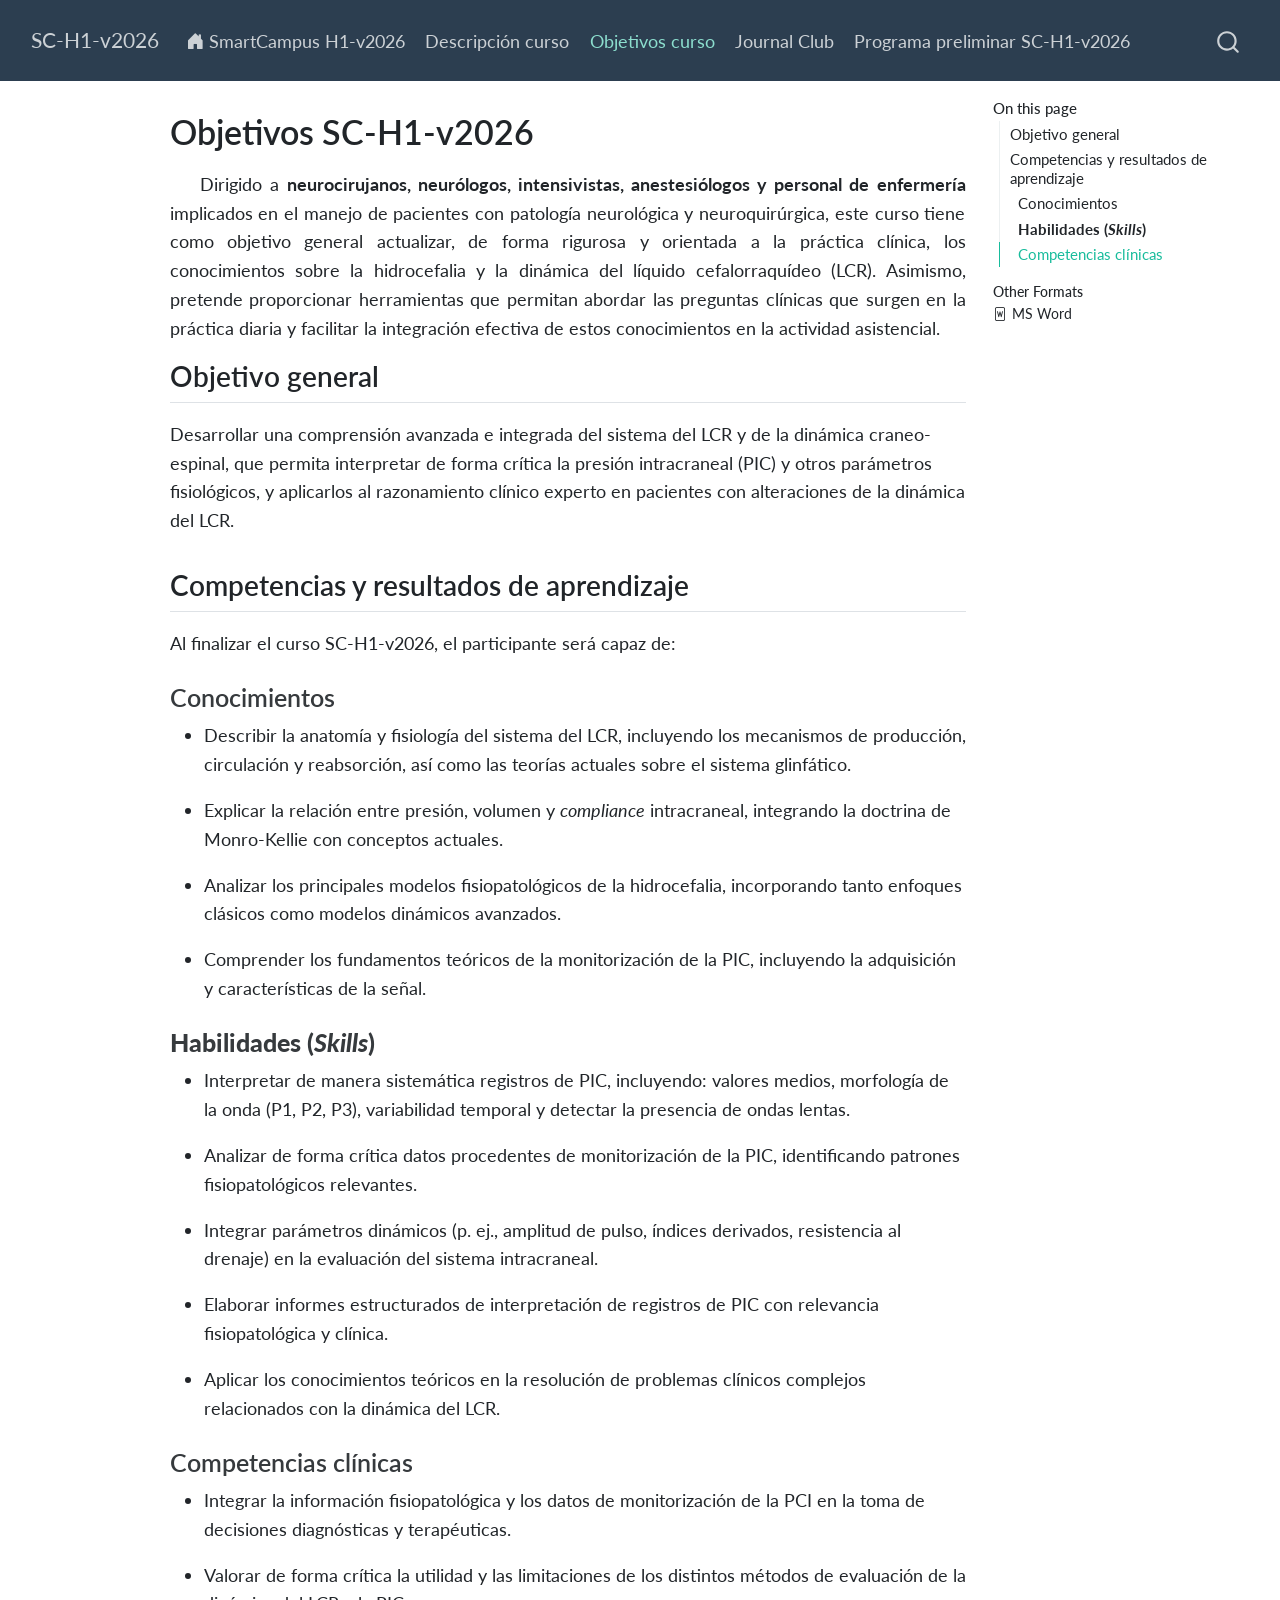
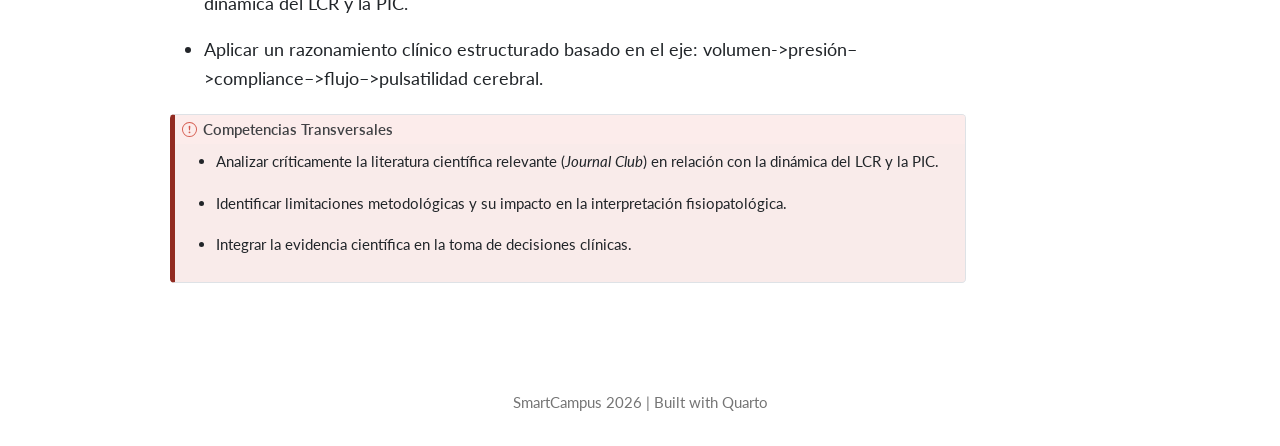
<file: docs/objetivos.html>
<!DOCTYPE html>
<html xmlns="http://www.w3.org/1999/xhtml" lang="en" xml:lang="en"><head>

<meta charset="utf-8">
<meta name="generator" content="quarto-1.9.37">

<meta name="viewport" content="width=device-width, initial-scale=1.0, user-scalable=yes">


<title>Objetivos SC-H1-v2026 – SC-H1-v2026</title>
<style>
/* Default styles provided by pandoc.
** See https://pandoc.org/MANUAL.html#variables-for-html for config info.
*/
code{white-space: pre-wrap;}
span.smallcaps{font-variant: small-caps;}
div.columns{display: flex; gap: min(4vw, 1.5em);}
div.column{flex: auto; overflow-x: auto;}
div.hanging-indent{margin-left: 1.5em; text-indent: -1.5em;}
ul.task-list{list-style: none;}
ul.task-list li input[type="checkbox"] {
  width: 0.8em;
  margin: 0 0.8em 0.2em -1em; /* quarto-specific, see https://github.com/quarto-dev/quarto-cli/issues/4556 */ 
  vertical-align: middle;
}
</style>


<script src="site_libs/quarto-nav/quarto-nav.js"></script>
<script src="site_libs/quarto-nav/headroom.min.js"></script>
<script src="site_libs/clipboard/clipboard.min.js"></script>
<script src="site_libs/quarto-search/autocomplete.umd.js"></script>
<script src="site_libs/quarto-search/fuse.min.js"></script>
<script src="site_libs/quarto-search/quarto-search.js"></script>
<meta name="quarto:offset" content="./">
<script src="site_libs/quarto-html/quarto.js" type="module"></script>
<script src="site_libs/quarto-html/tabsets/tabsets.js" type="module"></script>
<script src="site_libs/quarto-html/popper.min.js"></script>
<script src="site_libs/quarto-html/tippy.umd.min.js"></script>
<script src="site_libs/quarto-html/anchor.min.js"></script>
<link href="site_libs/quarto-html/tippy.css" rel="stylesheet">
<link href="site_libs/quarto-html/quarto-syntax-highlighting-7f8f88aac4f3542376d5c11b86a4c14d.css" rel="stylesheet" id="quarto-text-highlighting-styles">
<script src="site_libs/bootstrap/bootstrap.min.js"></script>
<link href="site_libs/bootstrap/bootstrap-icons.css" rel="stylesheet">
<link href="site_libs/bootstrap/bootstrap-f9da83f35c8a9777c3928170ebd7038e.min.css" rel="stylesheet" append-hash="true" id="quarto-bootstrap" data-mode="light">
<script id="quarto-search-options" type="application/json">{
  "location": "navbar",
  "copy-button": false,
  "collapse-after": 3,
  "panel-placement": "end",
  "type": "overlay",
  "limit": 50,
  "keyboard-shortcut": [
    "f",
    "/",
    "s"
  ],
  "show-item-context": false,
  "language": {
    "search-no-results-text": "No results",
    "search-matching-documents-text": "matching documents",
    "search-copy-link-title": "Copy link to search",
    "search-hide-matches-text": "Hide additional matches",
    "search-more-match-text": "more match in this document",
    "search-more-matches-text": "more matches in this document",
    "search-clear-button-title": "Clear",
    "search-text-placeholder": "",
    "search-detached-cancel-button-title": "Cancel",
    "search-submit-button-title": "Submit",
    "search-label": "Search"
  }
}</script>


<link rel="stylesheet" href="styles.css">
</head>

<body class="nav-fixed quarto-light">

<div id="quarto-search-results"></div>
  <header id="quarto-header" class="headroom fixed-top">
    <nav class="navbar navbar-expand-lg " data-bs-theme="dark">
      <div class="navbar-container container-fluid">
      <div class="navbar-brand-container mx-auto">
    <a class="navbar-brand" href="./index.html">
    <span class="navbar-title">SC-H1-v2026</span>
    </a>
  </div>
            <div id="quarto-search" class="" title="Search"></div>
          <button class="navbar-toggler" type="button" data-bs-toggle="collapse" data-bs-target="#navbarCollapse" aria-controls="navbarCollapse" role="menu" aria-expanded="false" aria-label="Toggle navigation" onclick="if (window.quartoToggleHeadroom) { window.quartoToggleHeadroom(); }">
  <span class="navbar-toggler-icon"></span>
</button>
          <div class="collapse navbar-collapse" id="navbarCollapse">
            <ul class="navbar-nav navbar-nav-scroll me-auto">
  <li class="nav-item">
    <a class="nav-link" href="./index.html"> <i class="bi bi-house-door-fill" role="img">
</i> 
<span class="menu-text">SmartCampus H1-v2026</span></a>
  </li>  
  <li class="nav-item">
    <a class="nav-link" href="./descripcion.html"> 
<span class="menu-text">Descripción curso</span></a>
  </li>  
  <li class="nav-item">
    <a class="nav-link active" href="./objetivos.html" aria-current="page"> 
<span class="menu-text">Objetivos curso</span></a>
  </li>  
  <li class="nav-item">
    <a class="nav-link" href="./journal_club.html"> 
<span class="menu-text">Journal Club</span></a>
  </li>  
  <li class="nav-item">
    <a class="nav-link" href="./programa_sc_h1_2026.html"> 
<span class="menu-text">Programa preliminar SC-H1-v2026</span></a>
  </li>  
</ul>
          </div> <!-- /navcollapse -->
            <div class="quarto-navbar-tools">
</div>
      </div> <!-- /container-fluid -->
    </nav>
</header>
<!-- content -->
<div id="quarto-content" class="quarto-container page-columns page-rows-contents page-layout-article page-navbar">
<!-- sidebar -->
<!-- margin-sidebar -->
    <div id="quarto-margin-sidebar" class="sidebar margin-sidebar">
        <nav id="TOC" role="doc-toc" class="toc-active">
    <h2 id="toc-title">On this page</h2>
   
  <ul>
  <li><a href="#objetivo-general" id="toc-objetivo-general" class="nav-link active" data-scroll-target="#objetivo-general">Objetivo general</a></li>
  <li><a href="#competencias-y-resultados-de-aprendizaje" id="toc-competencias-y-resultados-de-aprendizaje" class="nav-link" data-scroll-target="#competencias-y-resultados-de-aprendizaje">Competencias y resultados de aprendizaje</a>
  <ul class="collapse">
  <li><a href="#conocimientos" id="toc-conocimientos" class="nav-link" data-scroll-target="#conocimientos">Conocimientos</a></li>
  <li><a href="#habilidades-skills" id="toc-habilidades-skills" class="nav-link" data-scroll-target="#habilidades-skills"><strong>Habilidades (<em>Skills</em>)</strong></a></li>
  <li><a href="#competencias-clínicas" id="toc-competencias-clínicas" class="nav-link" data-scroll-target="#competencias-clínicas">Competencias clínicas</a></li>
  </ul></li>
  </ul>
<div class="quarto-alternate-formats"><h2>Other Formats</h2><ul><li><a href="Objetivos_H1_v2026.docx"><i class="bi bi-file-word"></i>MS Word</a></li></ul></div></nav>
    </div>
<!-- main -->
<main class="content" id="quarto-document-content">

<header id="title-block-header" class="quarto-title-block default">
<div class="quarto-title">
<h1 class="title">Objetivos SC-H1-v2026</h1>
</div>



<div class="quarto-title-meta">

    
  
    
  </div>
  


</header>


<div style="text-indent: 30px; text-align: justify;">
<p>Dirigido a <strong>neurocirujanos, neurólogos, intensivistas, anestesiólogos y personal de enfermería</strong> implicados en el manejo de pacientes con patología neurológica y neuroquirúrgica, este curso tiene como objetivo general actualizar, de forma rigurosa y orientada a la práctica clínica, los conocimientos sobre la hidrocefalia y la dinámica del líquido cefalorraquídeo (LCR). Asimismo, pretende proporcionar herramientas que permitan abordar las preguntas clínicas que surgen en la práctica diaria y facilitar la integración efectiva de estos conocimientos en la actividad asistencial.</p>
</div>
<section id="objetivo-general" class="level2">
<h2 class="anchored" data-anchor-id="objetivo-general">Objetivo general</h2>
<p>Desarrollar una comprensión avanzada e integrada del sistema del LCR y de la dinámica craneo-espinal, que permita interpretar de forma crítica la presión intracraneal (PIC) y otros parámetros fisiológicos, y aplicarlos al razonamiento clínico experto en pacientes con alteraciones de la dinámica del LCR.</p>
</section>
<section id="competencias-y-resultados-de-aprendizaje" class="level2">
<h2 class="anchored" data-anchor-id="competencias-y-resultados-de-aprendizaje">Competencias y resultados de aprendizaje</h2>
<p>Al finalizar el curso SC-H1-v2026, el participante será capaz de:</p>
<section id="conocimientos" class="level3">
<h3 class="anchored" data-anchor-id="conocimientos">Conocimientos</h3>
<ul>
<li><p>Describir la anatomía y fisiología del sistema del LCR, incluyendo los mecanismos de producción, circulación y reabsorción, así como las teorías actuales sobre el sistema glinfático.</p></li>
<li><p>Explicar la relación entre presión, volumen y <em>compliance</em> intracraneal, integrando la doctrina de Monro‑Kellie con conceptos actuales.</p></li>
<li><p>Analizar los principales modelos fisiopatológicos de la hidrocefalia, incorporando tanto enfoques clásicos como modelos dinámicos avanzados.</p></li>
<li><p>Comprender los fundamentos teóricos de la monitorización de la PIC, incluyendo la adquisición y características de la señal.</p></li>
</ul>
</section>
<section id="habilidades-skills" class="level3">
<h3 class="anchored" data-anchor-id="habilidades-skills"><strong>Habilidades (<em>Skills</em>)</strong></h3>
<ul>
<li><p>Interpretar de manera sistemática registros de PIC, incluyendo: valores medios, morfología de la onda (P1, P2, P3), variabilidad temporal y detectar la presencia de ondas lentas.</p></li>
<li><p>Analizar de forma crítica datos procedentes de monitorización de la PIC, identificando patrones fisiopatológicos relevantes.</p></li>
<li><p>Integrar parámetros dinámicos (p.&nbsp;ej., amplitud de pulso, índices derivados, resistencia al drenaje) en la evaluación del sistema intracraneal.</p></li>
<li><p>Elaborar informes estructurados de interpretación de registros de PIC con relevancia fisiopatológica y clínica.</p></li>
<li><p>Aplicar los conocimientos teóricos en la resolución de problemas clínicos complejos relacionados con la dinámica del LCR.</p></li>
</ul>
</section>
<section id="competencias-clínicas" class="level3">
<h3 class="anchored" data-anchor-id="competencias-clínicas">Competencias clínicas</h3>
<ul>
<li><p>Integrar la información fisiopatológica y los datos de monitorización de la PCI en la toma de decisiones diagnósticas y terapéuticas.</p></li>
<li><p>Valorar de forma crítica la utilidad y las limitaciones de los distintos métodos de evaluación de la dinámica del LCR y la PIC.</p></li>
<li><p>Aplicar un razonamiento clínico estructurado basado en el eje: volumen-&gt;presión–&gt;compliance–&gt;flujo–&gt;pulsatilidad cerebral.</p></li>
</ul>
<div class="callout callout-style-default callout-important callout-titled" style="font-size: 1.15em;">
<div class="callout-header d-flex align-content-center">
<div class="callout-icon-container">
<i class="callout-icon"></i>
</div>
<div class="callout-title-container flex-fill">
<span class="screen-reader-only">Important</span>Competencias Transversales
</div>
</div>
<div class="callout-body-container callout-body">
<ul>
<li><p>Analizar críticamente la literatura científica relevante (<em>Journal Club</em>) en relación con la dinámica del LCR y la PIC.</p></li>
<li><p>Identificar limitaciones metodológicas y su impacto en la interpretación fisiopatológica.</p></li>
<li><p>Integrar la evidencia científica en la toma de decisiones clínicas.</p></li>
</ul>
</div>
</div>


</section>
</section>

</main> <!-- /main -->
<script id="quarto-html-after-body" type="application/javascript">
  window.document.addEventListener("DOMContentLoaded", function (event) {
    const icon = "";
    const anchorJS = new window.AnchorJS();
    anchorJS.options = {
      placement: 'right',
      icon: icon
    };
    anchorJS.add('.anchored');
    const isCodeAnnotation = (el) => {
      for (const clz of el.classList) {
        if (clz.startsWith('code-annotation-')) {                     
          return true;
        }
      }
      return false;
    }
    const onCopySuccess = function(e) {
      // button target
      const button = e.trigger;
      // don't keep focus
      button.blur();
      // flash "checked"
      button.classList.add('code-copy-button-checked');
      var currentTitle = button.getAttribute("title");
      button.setAttribute("title", "Copied!");
      let tooltip;
      if (window.bootstrap) {
        button.setAttribute("data-bs-toggle", "tooltip");
        button.setAttribute("data-bs-placement", "left");
        button.setAttribute("data-bs-title", "Copied!");
        tooltip = new bootstrap.Tooltip(button, 
          { trigger: "manual", 
            customClass: "code-copy-button-tooltip",
            offset: [0, -8]});
        tooltip.show();    
      }
      setTimeout(function() {
        if (tooltip) {
          tooltip.hide();
          button.removeAttribute("data-bs-title");
          button.removeAttribute("data-bs-toggle");
          button.removeAttribute("data-bs-placement");
        }
        button.setAttribute("title", currentTitle);
        button.classList.remove('code-copy-button-checked');
      }, 1000);
      // clear code selection
      e.clearSelection();
    }
    const getTextToCopy = function(trigger) {
      const outerScaffold = trigger.parentElement.cloneNode(true);
      const codeEl = outerScaffold.querySelector('code');
      for (const childEl of codeEl.children) {
        if (isCodeAnnotation(childEl)) {
          childEl.remove();
        }
      }
      return codeEl.innerText;
    }
    const clipboard = new window.ClipboardJS('.code-copy-button:not([data-in-quarto-modal])', {
      text: getTextToCopy
    });
    clipboard.on('success', onCopySuccess);
    if (window.document.getElementById('quarto-embedded-source-code-modal')) {
      const clipboardModal = new window.ClipboardJS('.code-copy-button[data-in-quarto-modal]', {
        text: getTextToCopy,
        container: window.document.getElementById('quarto-embedded-source-code-modal')
      });
      clipboardModal.on('success', onCopySuccess);
    }
      var localhostRegex = new RegExp(/^(?:http|https):\/\/localhost\:?[0-9]*\//);
      var mailtoRegex = new RegExp(/^mailto:/);
        var filterRegex = new RegExp('/' + window.location.host + '/');
      var isInternal = (href) => {
          return filterRegex.test(href) || localhostRegex.test(href) || mailtoRegex.test(href);
      }
      // Inspect non-navigation links and adorn them if external
     var links = window.document.querySelectorAll('a[href]:not(.nav-link):not(.navbar-brand):not(.toc-action):not(.sidebar-link):not(.sidebar-item-toggle):not(.pagination-link):not(.no-external):not([aria-hidden]):not(.dropdown-item):not(.quarto-navigation-tool):not(.about-link)');
      for (var i=0; i<links.length; i++) {
        const link = links[i];
        if (!isInternal(link.href)) {
          // undo the damage that might have been done by quarto-nav.js in the case of
          // links that we want to consider external
          if (link.dataset.originalHref !== undefined) {
            link.href = link.dataset.originalHref;
          }
        }
      }
    function tippyHover(el, contentFn, onTriggerFn, onUntriggerFn) {
      const config = {
        allowHTML: true,
        maxWidth: 500,
        delay: 100,
        arrow: false,
        appendTo: function(el) {
            return el.parentElement;
        },
        interactive: true,
        interactiveBorder: 10,
        theme: 'quarto',
        placement: 'bottom-start',
      };
      if (contentFn) {
        config.content = contentFn;
      }
      if (onTriggerFn) {
        config.onTrigger = onTriggerFn;
      }
      if (onUntriggerFn) {
        config.onUntrigger = onUntriggerFn;
      }
      window.tippy(el, config); 
    }
    const noterefs = window.document.querySelectorAll('a[role="doc-noteref"]');
    for (var i=0; i<noterefs.length; i++) {
      const ref = noterefs[i];
      tippyHover(ref, function() {
        // use id or data attribute instead here
        let href = ref.getAttribute('data-footnote-href') || ref.getAttribute('href');
        try { href = new URL(href).hash; } catch {}
        const id = href.replace(/^#\/?/, "");
        const note = window.document.getElementById(id);
        if (note) {
          return note.innerHTML;
        } else {
          return "";
        }
      });
    }
    const xrefs = window.document.querySelectorAll('a.quarto-xref');
    const processXRef = (id, note) => {
      // Strip column container classes
      const stripColumnClz = (el) => {
        el.classList.remove("page-full", "page-columns");
        if (el.children) {
          for (const child of el.children) {
            stripColumnClz(child);
          }
        }
      }
      stripColumnClz(note)
      if (id === null || id.startsWith('sec-')) {
        // Special case sections, only their first couple elements
        const container = document.createElement("div");
        if (note.children && note.children.length > 2) {
          container.appendChild(note.children[0].cloneNode(true));
          for (let i = 1; i < note.children.length; i++) {
            const child = note.children[i];
            if (child.tagName === "P" && child.innerText === "") {
              continue;
            } else {
              container.appendChild(child.cloneNode(true));
              break;
            }
          }
          if (window.Quarto?.typesetMath) {
            window.Quarto.typesetMath(container);
          }
          return container.innerHTML
        } else {
          if (window.Quarto?.typesetMath) {
            window.Quarto.typesetMath(note);
          }
          return note.innerHTML;
        }
      } else {
        // Remove any anchor links if they are present
        const anchorLink = note.querySelector('a.anchorjs-link');
        if (anchorLink) {
          anchorLink.remove();
        }
        if (window.Quarto?.typesetMath) {
          window.Quarto.typesetMath(note);
        }
        if (note.classList.contains("callout")) {
          return note.outerHTML;
        } else {
          return note.innerHTML;
        }
      }
    }
    for (var i=0; i<xrefs.length; i++) {
      const xref = xrefs[i];
      tippyHover(xref, undefined, function(instance) {
        instance.disable();
        let url = xref.getAttribute('href');
        let hash = undefined; 
        if (url.startsWith('#')) {
          hash = url;
        } else {
          try { hash = new URL(url).hash; } catch {}
        }
        if (hash) {
          const id = hash.replace(/^#\/?/, "");
          const note = window.document.getElementById(id);
          if (note !== null) {
            try {
              const html = processXRef(id, note.cloneNode(true));
              instance.setContent(html);
            } finally {
              instance.enable();
              instance.show();
            }
          } else {
            // See if we can fetch this
            fetch(url.split('#')[0])
            .then(res => res.text())
            .then(html => {
              const parser = new DOMParser();
              const htmlDoc = parser.parseFromString(html, "text/html");
              const note = htmlDoc.getElementById(id);
              if (note !== null) {
                const html = processXRef(id, note);
                instance.setContent(html);
              } 
            }).finally(() => {
              instance.enable();
              instance.show();
            });
          }
        } else {
          // See if we can fetch a full url (with no hash to target)
          // This is a special case and we should probably do some content thinning / targeting
          fetch(url)
          .then(res => res.text())
          .then(html => {
            const parser = new DOMParser();
            const htmlDoc = parser.parseFromString(html, "text/html");
            const note = htmlDoc.querySelector('main.content');
            if (note !== null) {
              // This should only happen for chapter cross references
              // (since there is no id in the URL)
              // remove the first header
              if (note.children.length > 0 && note.children[0].tagName === "HEADER") {
                note.children[0].remove();
              }
              const html = processXRef(null, note);
              instance.setContent(html);
            } 
          }).finally(() => {
            instance.enable();
            instance.show();
          });
        }
      }, function(instance) {
      });
    }
        let selectedAnnoteEl;
        const selectorForAnnotation = ( cell, annotation) => {
          let cellAttr = 'data-code-cell="' + cell + '"';
          let lineAttr = 'data-code-annotation="' +  annotation + '"';
          const selector = 'span[' + cellAttr + '][' + lineAttr + ']';
          return selector;
        }
        const selectCodeLines = (annoteEl) => {
          const doc = window.document;
          const targetCell = annoteEl.getAttribute("data-target-cell");
          const targetAnnotation = annoteEl.getAttribute("data-target-annotation");
          const annoteSpan = window.document.querySelector(selectorForAnnotation(targetCell, targetAnnotation));
          const lines = annoteSpan.getAttribute("data-code-lines").split(",");
          const lineIds = lines.map((line) => {
            return targetCell + "-" + line;
          })
          let top = null;
          let height = null;
          let parent = null;
          if (lineIds.length > 0) {
              //compute the position of the single el (top and bottom and make a div)
              const el = window.document.getElementById(lineIds[0]);
              top = el.offsetTop;
              height = el.offsetHeight;
              parent = el.parentElement.parentElement;
            if (lineIds.length > 1) {
              const lastEl = window.document.getElementById(lineIds[lineIds.length - 1]);
              const bottom = lastEl.offsetTop + lastEl.offsetHeight;
              height = bottom - top;
            }
            if (top !== null && height !== null && parent !== null) {
              // cook up a div (if necessary) and position it 
              let div = window.document.getElementById("code-annotation-line-highlight");
              if (div === null) {
                div = window.document.createElement("div");
                div.setAttribute("id", "code-annotation-line-highlight");
                div.style.position = 'absolute';
                parent.appendChild(div);
              }
              div.style.top = top - 2 + "px";
              div.style.height = height + 4 + "px";
              div.style.left = 0;
              let gutterDiv = window.document.getElementById("code-annotation-line-highlight-gutter");
              if (gutterDiv === null) {
                gutterDiv = window.document.createElement("div");
                gutterDiv.setAttribute("id", "code-annotation-line-highlight-gutter");
                gutterDiv.style.position = 'absolute';
                const codeCell = window.document.getElementById(targetCell);
                const gutter = codeCell.querySelector('.code-annotation-gutter');
                gutter.appendChild(gutterDiv);
              }
              gutterDiv.style.top = top - 2 + "px";
              gutterDiv.style.height = height + 4 + "px";
            }
            selectedAnnoteEl = annoteEl;
          }
        };
        const unselectCodeLines = () => {
          const elementsIds = ["code-annotation-line-highlight", "code-annotation-line-highlight-gutter"];
          elementsIds.forEach((elId) => {
            const div = window.document.getElementById(elId);
            if (div) {
              div.remove();
            }
          });
          selectedAnnoteEl = undefined;
        };
          // Handle positioning of the toggle
      window.addEventListener(
        "resize",
        throttle(() => {
          elRect = undefined;
          if (selectedAnnoteEl) {
            selectCodeLines(selectedAnnoteEl);
          }
        }, 10)
      );
      function throttle(fn, ms) {
      let throttle = false;
      let timer;
        return (...args) => {
          if(!throttle) { // first call gets through
              fn.apply(this, args);
              throttle = true;
          } else { // all the others get throttled
              if(timer) clearTimeout(timer); // cancel #2
              timer = setTimeout(() => {
                fn.apply(this, args);
                timer = throttle = false;
              }, ms);
          }
        };
      }
        // Attach click handler to the DT
        const annoteDls = window.document.querySelectorAll('dt[data-target-cell]');
        for (const annoteDlNode of annoteDls) {
          annoteDlNode.addEventListener('click', (event) => {
            const clickedEl = event.target;
            if (clickedEl !== selectedAnnoteEl) {
              unselectCodeLines();
              const activeEl = window.document.querySelector('dt[data-target-cell].code-annotation-active');
              if (activeEl) {
                activeEl.classList.remove('code-annotation-active');
              }
              selectCodeLines(clickedEl);
              clickedEl.classList.add('code-annotation-active');
            } else {
              // Unselect the line
              unselectCodeLines();
              clickedEl.classList.remove('code-annotation-active');
            }
          });
        }
    const findCites = (el) => {
      const parentEl = el.parentElement;
      if (parentEl) {
        const cites = parentEl.dataset.cites;
        if (cites) {
          return {
            el,
            cites: cites.split(' ')
          };
        } else {
          return findCites(el.parentElement)
        }
      } else {
        return undefined;
      }
    };
    var bibliorefs = window.document.querySelectorAll('a[role="doc-biblioref"]');
    for (var i=0; i<bibliorefs.length; i++) {
      const ref = bibliorefs[i];
      const citeInfo = findCites(ref);
      if (citeInfo) {
        tippyHover(citeInfo.el, function() {
          var popup = window.document.createElement('div');
          citeInfo.cites.forEach(function(cite) {
            var citeDiv = window.document.createElement('div');
            citeDiv.classList.add('hanging-indent');
            citeDiv.classList.add('csl-entry');
            var biblioDiv = window.document.getElementById('ref-' + cite);
            if (biblioDiv) {
              citeDiv.innerHTML = biblioDiv.innerHTML;
            }
            popup.appendChild(citeDiv);
          });
          return popup.innerHTML;
        });
      }
    }
  });
  </script>
</div> <!-- /content -->
<footer class="footer">
  <div class="nav-footer">
    <div class="nav-footer-left">
      &nbsp;
    </div>   
    <div class="nav-footer-center">
<p>SmartCampus 2026 | Built with Quarto</p>
</div>
    <div class="nav-footer-right">
      &nbsp;
    </div>
  </div>
</footer>




</body></html>
</file>
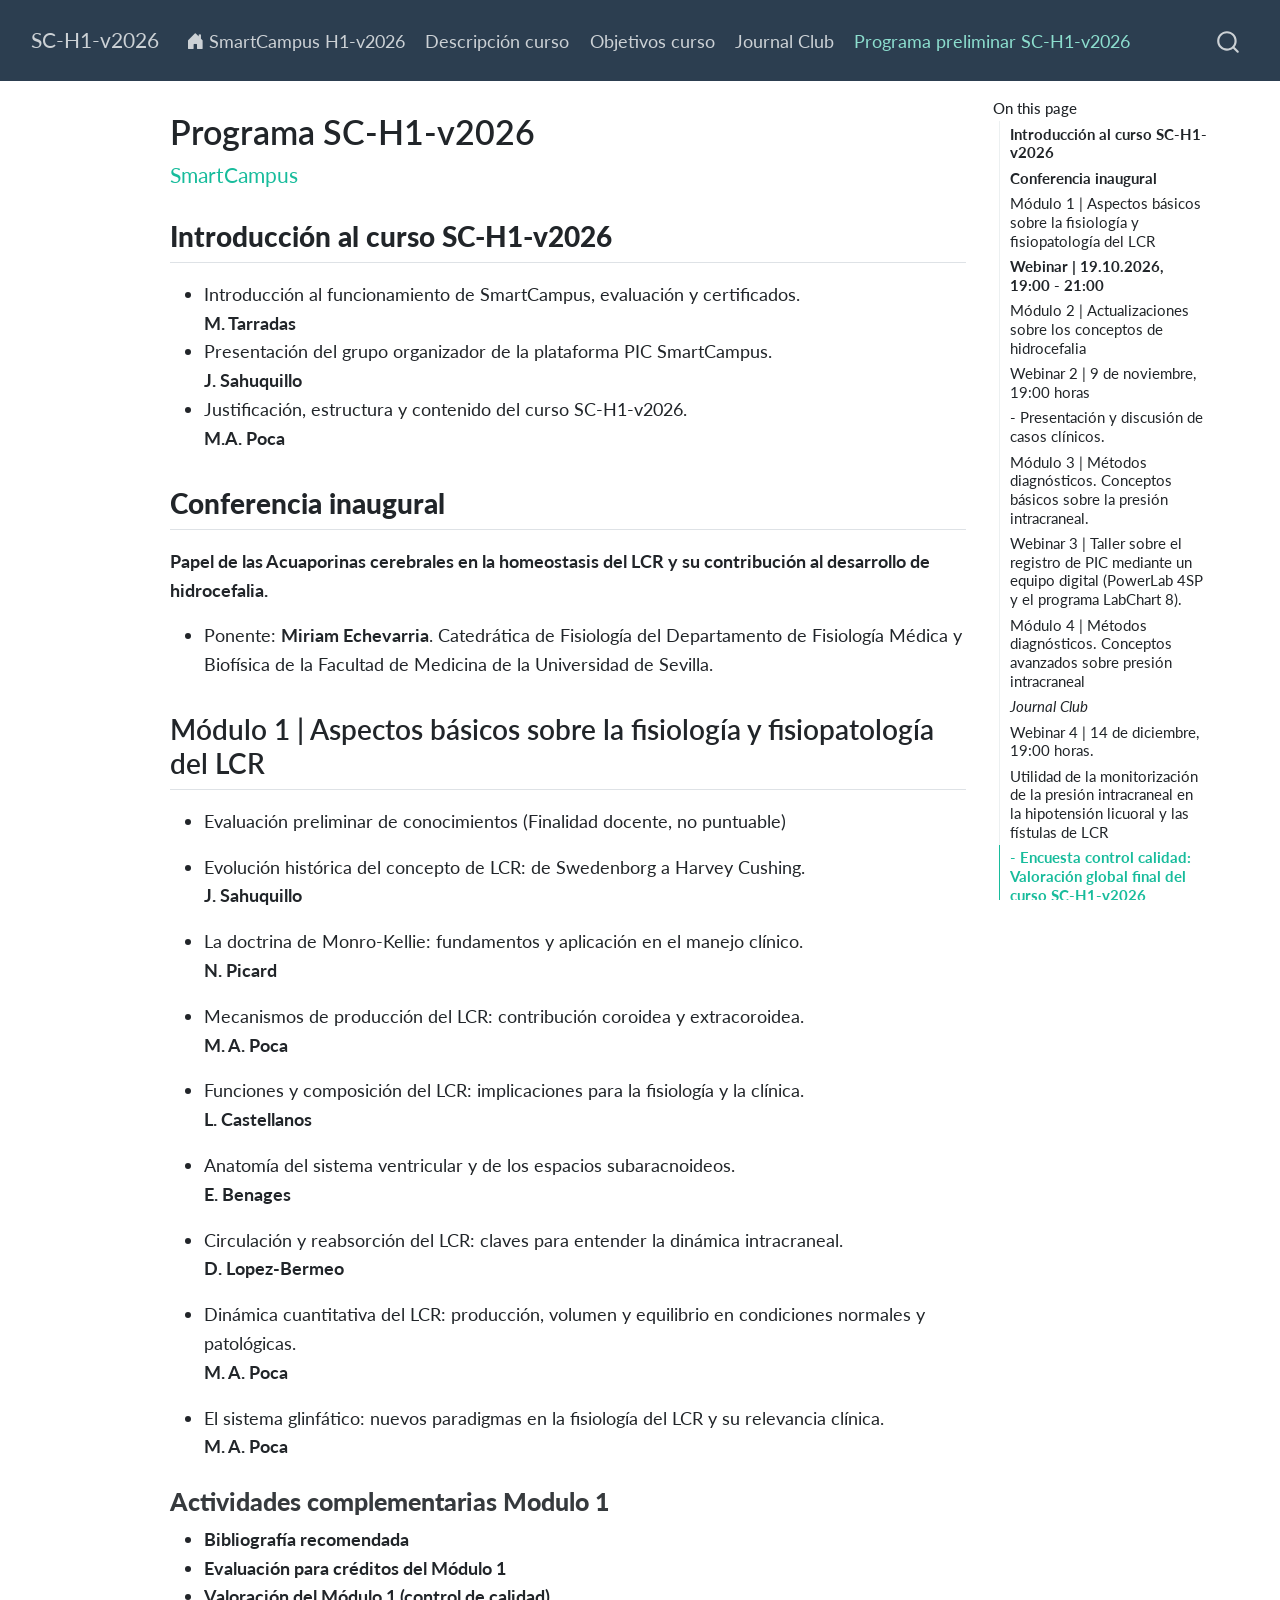
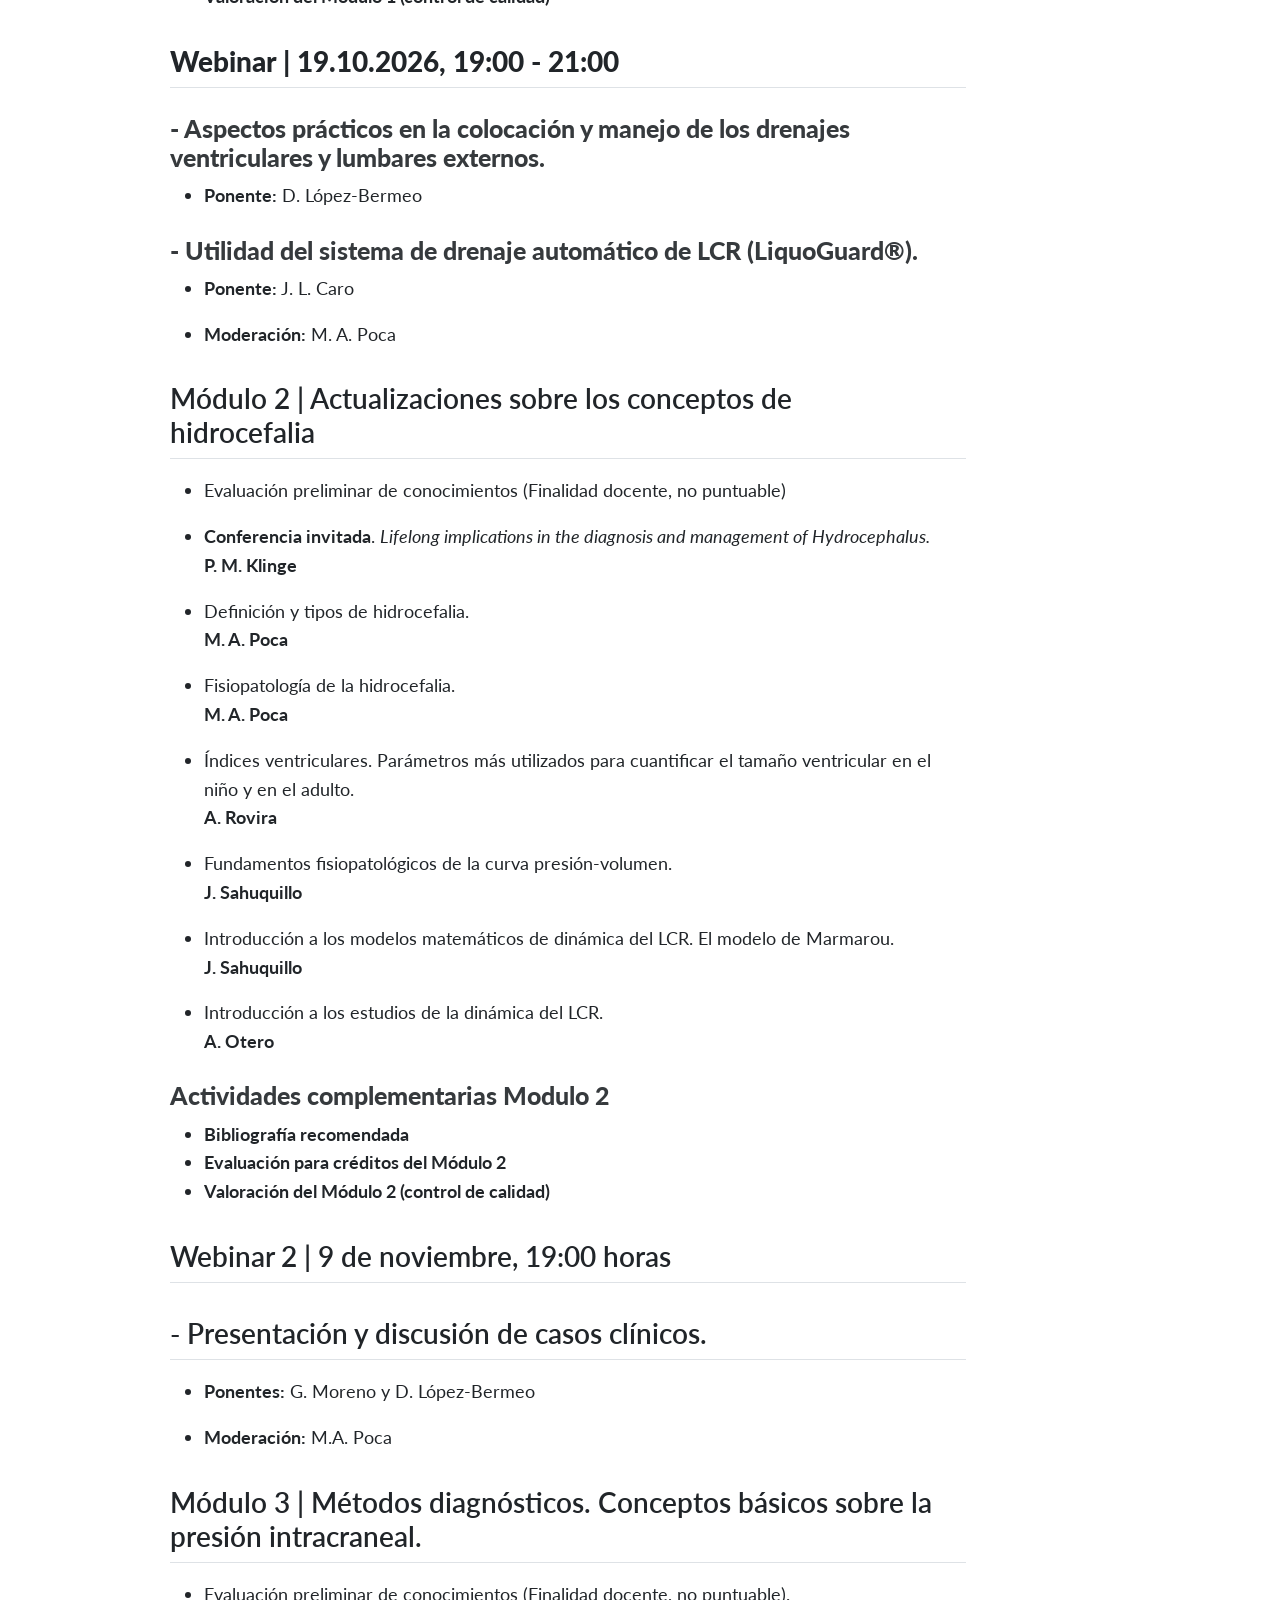
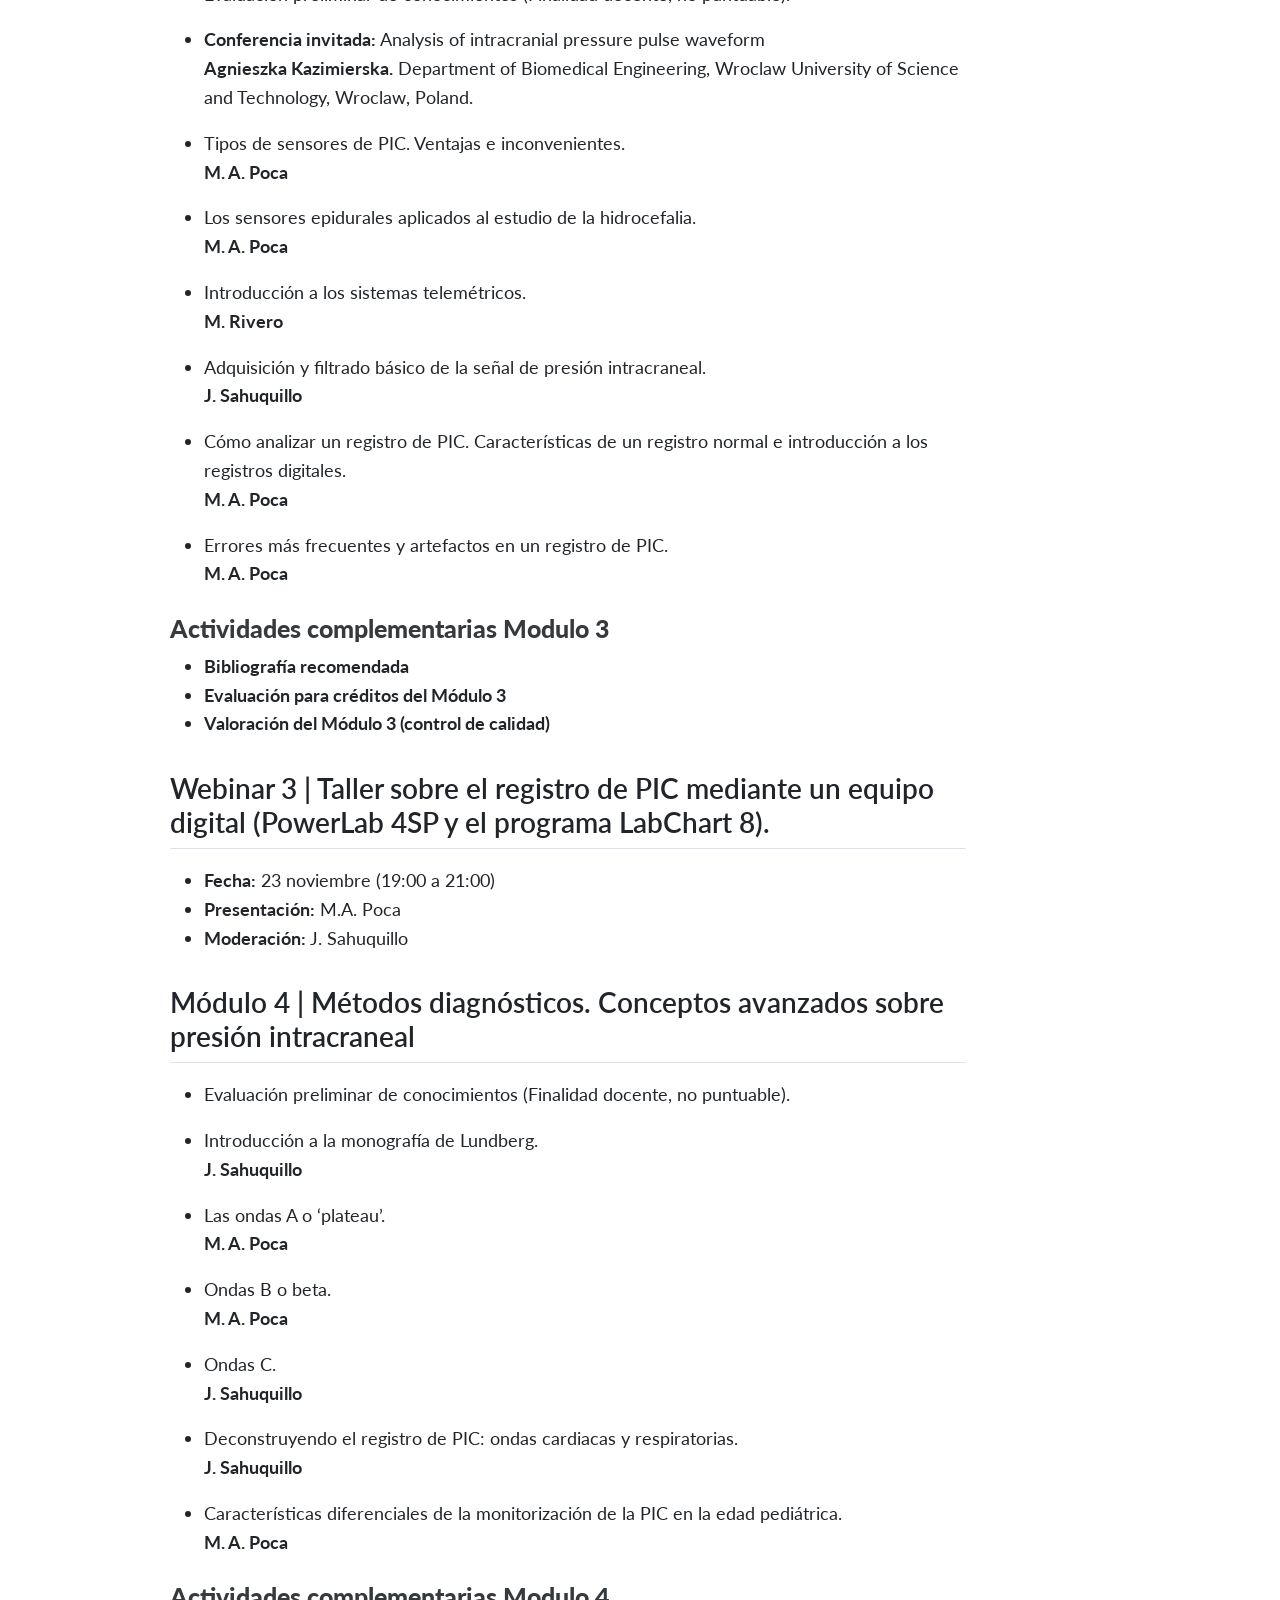
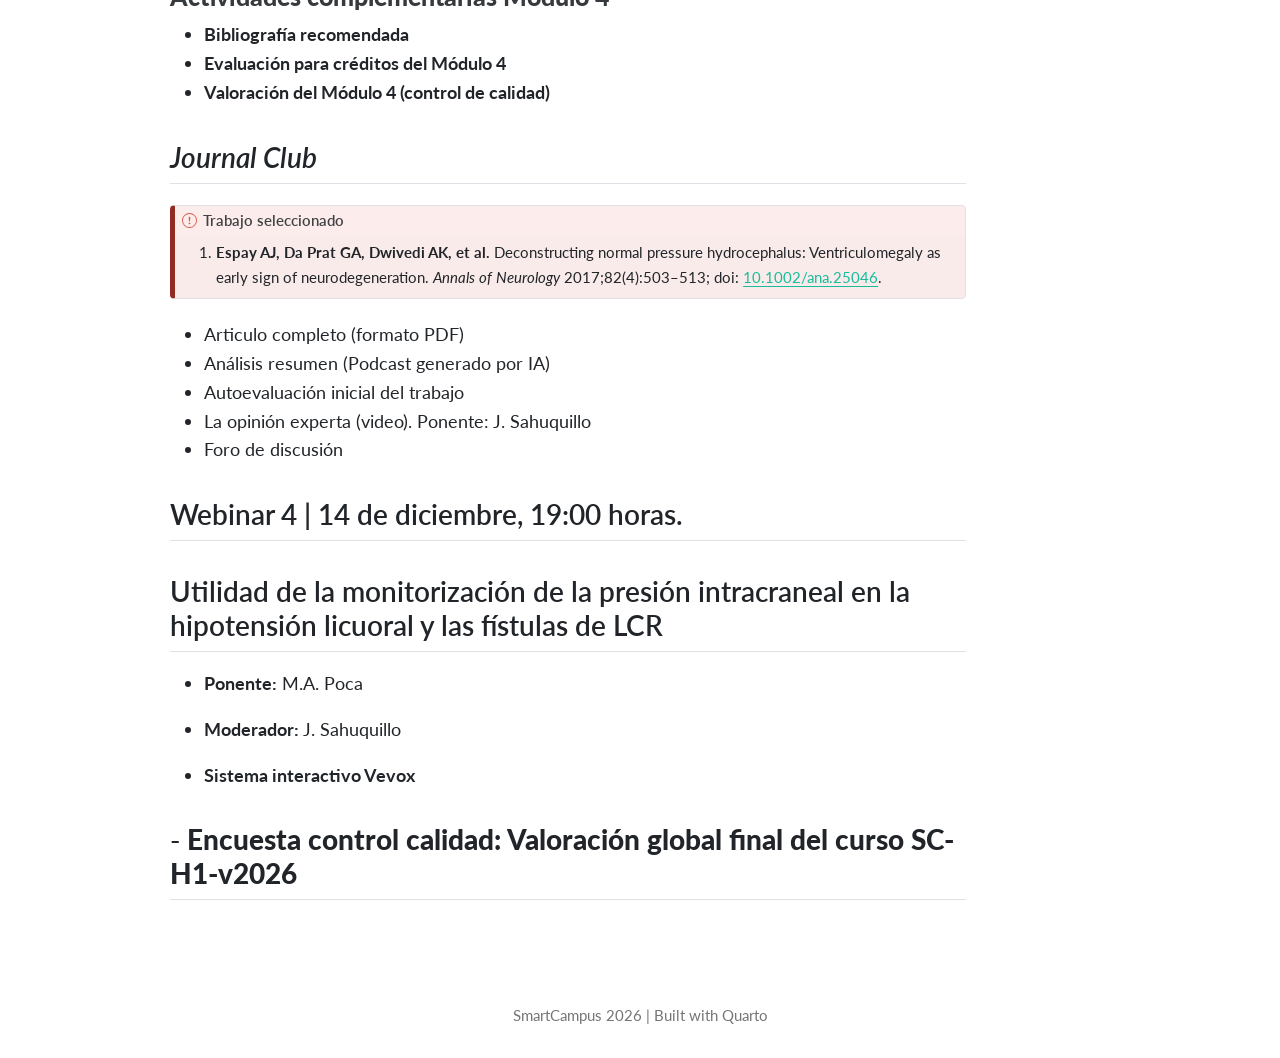
<file: docs/programa_sc_h1_2026.html>
<!DOCTYPE html>
<html xmlns="http://www.w3.org/1999/xhtml" lang="en" xml:lang="en"><head>

<meta charset="utf-8">
<meta name="generator" content="quarto-1.9.37">

<meta name="viewport" content="width=device-width, initial-scale=1.0, user-scalable=yes">


<title>Programa SC-H1-v2026 – SC-H1-v2026</title>
<style>
/* Default styles provided by pandoc.
** See https://pandoc.org/MANUAL.html#variables-for-html for config info.
*/
code{white-space: pre-wrap;}
span.smallcaps{font-variant: small-caps;}
div.columns{display: flex; gap: min(4vw, 1.5em);}
div.column{flex: auto; overflow-x: auto;}
div.hanging-indent{margin-left: 1.5em; text-indent: -1.5em;}
ul.task-list{list-style: none;}
ul.task-list li input[type="checkbox"] {
  width: 0.8em;
  margin: 0 0.8em 0.2em -1em; /* quarto-specific, see https://github.com/quarto-dev/quarto-cli/issues/4556 */ 
  vertical-align: middle;
}
</style>


<script src="site_libs/quarto-nav/quarto-nav.js"></script>
<script src="site_libs/quarto-nav/headroom.min.js"></script>
<script src="site_libs/clipboard/clipboard.min.js"></script>
<script src="site_libs/quarto-search/autocomplete.umd.js"></script>
<script src="site_libs/quarto-search/fuse.min.js"></script>
<script src="site_libs/quarto-search/quarto-search.js"></script>
<meta name="quarto:offset" content="./">
<script src="site_libs/quarto-html/quarto.js" type="module"></script>
<script src="site_libs/quarto-html/tabsets/tabsets.js" type="module"></script>
<script src="site_libs/quarto-html/popper.min.js"></script>
<script src="site_libs/quarto-html/tippy.umd.min.js"></script>
<script src="site_libs/quarto-html/anchor.min.js"></script>
<link href="site_libs/quarto-html/tippy.css" rel="stylesheet">
<link href="site_libs/quarto-html/quarto-syntax-highlighting-7f8f88aac4f3542376d5c11b86a4c14d.css" rel="stylesheet" id="quarto-text-highlighting-styles">
<script src="site_libs/bootstrap/bootstrap.min.js"></script>
<link href="site_libs/bootstrap/bootstrap-icons.css" rel="stylesheet">
<link href="site_libs/bootstrap/bootstrap-f9da83f35c8a9777c3928170ebd7038e.min.css" rel="stylesheet" append-hash="true" id="quarto-bootstrap" data-mode="light">
<script id="quarto-search-options" type="application/json">{
  "location": "navbar",
  "copy-button": false,
  "collapse-after": 3,
  "panel-placement": "end",
  "type": "overlay",
  "limit": 50,
  "keyboard-shortcut": [
    "f",
    "/",
    "s"
  ],
  "show-item-context": false,
  "language": {
    "search-no-results-text": "No results",
    "search-matching-documents-text": "matching documents",
    "search-copy-link-title": "Copy link to search",
    "search-hide-matches-text": "Hide additional matches",
    "search-more-match-text": "more match in this document",
    "search-more-matches-text": "more matches in this document",
    "search-clear-button-title": "Clear",
    "search-text-placeholder": "",
    "search-detached-cancel-button-title": "Cancel",
    "search-submit-button-title": "Submit",
    "search-label": "Search"
  }
}</script>


<link rel="stylesheet" href="styles.css">
</head>

<body class="nav-fixed quarto-light">

<div id="quarto-search-results"></div>
  <header id="quarto-header" class="headroom fixed-top">
    <nav class="navbar navbar-expand-lg " data-bs-theme="dark">
      <div class="navbar-container container-fluid">
      <div class="navbar-brand-container mx-auto">
    <a class="navbar-brand" href="./index.html">
    <span class="navbar-title">SC-H1-v2026</span>
    </a>
  </div>
            <div id="quarto-search" class="" title="Search"></div>
          <button class="navbar-toggler" type="button" data-bs-toggle="collapse" data-bs-target="#navbarCollapse" aria-controls="navbarCollapse" role="menu" aria-expanded="false" aria-label="Toggle navigation" onclick="if (window.quartoToggleHeadroom) { window.quartoToggleHeadroom(); }">
  <span class="navbar-toggler-icon"></span>
</button>
          <div class="collapse navbar-collapse" id="navbarCollapse">
            <ul class="navbar-nav navbar-nav-scroll me-auto">
  <li class="nav-item">
    <a class="nav-link" href="./index.html"> <i class="bi bi-house-door-fill" role="img">
</i> 
<span class="menu-text">SmartCampus H1-v2026</span></a>
  </li>  
  <li class="nav-item">
    <a class="nav-link" href="./descripcion.html"> 
<span class="menu-text">Descripción curso</span></a>
  </li>  
  <li class="nav-item">
    <a class="nav-link" href="./objetivos.html"> 
<span class="menu-text">Objetivos curso</span></a>
  </li>  
  <li class="nav-item">
    <a class="nav-link" href="./journal_club.html"> 
<span class="menu-text">Journal Club</span></a>
  </li>  
  <li class="nav-item">
    <a class="nav-link active" href="./programa_sc_h1_2026.html" aria-current="page"> 
<span class="menu-text">Programa preliminar SC-H1-v2026</span></a>
  </li>  
</ul>
          </div> <!-- /navcollapse -->
            <div class="quarto-navbar-tools">
</div>
      </div> <!-- /container-fluid -->
    </nav>
</header>
<!-- content -->
<div id="quarto-content" class="quarto-container page-columns page-rows-contents page-layout-article page-navbar">
<!-- sidebar -->
<!-- margin-sidebar -->
    <div id="quarto-margin-sidebar" class="sidebar margin-sidebar">
        <nav id="TOC" role="doc-toc" class="toc-active">
    <h2 id="toc-title">On this page</h2>
   
  <ul>
  <li><a href="#introducción-al-curso-sc-h1-v2026" id="toc-introducción-al-curso-sc-h1-v2026" class="nav-link active" data-scroll-target="#introducción-al-curso-sc-h1-v2026"><strong>Introducción al curso SC-H1-v2026</strong></a></li>
  <li><a href="#conferencia-inaugural" id="toc-conferencia-inaugural" class="nav-link" data-scroll-target="#conferencia-inaugural"><strong>Conferencia inaugural</strong></a></li>
  <li><a href="#módulo-1-aspectos-básicos-sobre-la-fisiología-y-fisiopatología-del-lcr" id="toc-módulo-1-aspectos-básicos-sobre-la-fisiología-y-fisiopatología-del-lcr" class="nav-link" data-scroll-target="#módulo-1-aspectos-básicos-sobre-la-fisiología-y-fisiopatología-del-lcr">Módulo 1 | Aspectos básicos sobre la fisiología y fisiopatología del LCR</a>
  <ul class="collapse">
  <li><a href="#actividades-complementarias-modulo-1" id="toc-actividades-complementarias-modulo-1" class="nav-link" data-scroll-target="#actividades-complementarias-modulo-1"><strong>Actividades complementarias Modulo 1</strong></a></li>
  </ul></li>
  <li><a href="#webinar-19.10.2026-1900---2100" id="toc-webinar-19.10.2026-1900---2100" class="nav-link" data-scroll-target="#webinar-19.10.2026-1900---2100"><strong>Webinar | 19.10.2026, 19:00 - 21:00</strong></a>
  <ul class="collapse">
  <li><a href="#aspectos-prácticos-en-la-colocación-y-manejo-de-los-drenajes-ventriculares-y-lumbares-externos." id="toc-aspectos-prácticos-en-la-colocación-y-manejo-de-los-drenajes-ventriculares-y-lumbares-externos." class="nav-link" data-scroll-target="#aspectos-prácticos-en-la-colocación-y-manejo-de-los-drenajes-ventriculares-y-lumbares-externos."><strong>- Aspectos prácticos en la colocación y manejo de los drenajes ventriculares y lumbares externos.</strong></a></li>
  <li><a href="#utilidad-del-sistema-de-drenaje-automático-de-lcr-liquoguard." id="toc-utilidad-del-sistema-de-drenaje-automático-de-lcr-liquoguard." class="nav-link" data-scroll-target="#utilidad-del-sistema-de-drenaje-automático-de-lcr-liquoguard."><strong>- Utilidad del sistema de drenaje automático de LCR (LiquoGuard®).</strong></a></li>
  </ul></li>
  <li><a href="#módulo-2-actualizaciones-sobre-los-conceptos-de-hidrocefalia" id="toc-módulo-2-actualizaciones-sobre-los-conceptos-de-hidrocefalia" class="nav-link" data-scroll-target="#módulo-2-actualizaciones-sobre-los-conceptos-de-hidrocefalia">Módulo 2 | Actualizaciones sobre los conceptos de hidrocefalia</a>
  <ul class="collapse">
  <li><a href="#actividades-complementarias-modulo-2" id="toc-actividades-complementarias-modulo-2" class="nav-link" data-scroll-target="#actividades-complementarias-modulo-2"><strong>Actividades complementarias Modulo 2</strong></a></li>
  </ul></li>
  <li><a href="#webinar-2-9-de-noviembre-1900-horas" id="toc-webinar-2-9-de-noviembre-1900-horas" class="nav-link" data-scroll-target="#webinar-2-9-de-noviembre-1900-horas">Webinar 2 | 9 de noviembre, 19:00 horas</a></li>
  <li><a href="#presentación-y-discusión-de-casos-clínicos." id="toc-presentación-y-discusión-de-casos-clínicos." class="nav-link" data-scroll-target="#presentación-y-discusión-de-casos-clínicos.">- Presentación y discusión de casos clínicos.</a></li>
  <li><a href="#módulo-3-métodos-diagnósticos.-conceptos-básicos-sobre-la-presión-intracraneal." id="toc-módulo-3-métodos-diagnósticos.-conceptos-básicos-sobre-la-presión-intracraneal." class="nav-link" data-scroll-target="#módulo-3-métodos-diagnósticos.-conceptos-básicos-sobre-la-presión-intracraneal.">Módulo 3 | Métodos diagnósticos. Conceptos básicos sobre la presión intracraneal.</a>
  <ul class="collapse">
  <li><a href="#actividades-complementarias-modulo-3" id="toc-actividades-complementarias-modulo-3" class="nav-link" data-scroll-target="#actividades-complementarias-modulo-3"><strong>Actividades complementarias Modulo 3</strong></a></li>
  </ul></li>
  <li><a href="#webinar-3-taller-sobre-el-registro-de-pic-mediante-un-equipo-digital-powerlab-4sp-y-el-programa-labchart-8." id="toc-webinar-3-taller-sobre-el-registro-de-pic-mediante-un-equipo-digital-powerlab-4sp-y-el-programa-labchart-8." class="nav-link" data-scroll-target="#webinar-3-taller-sobre-el-registro-de-pic-mediante-un-equipo-digital-powerlab-4sp-y-el-programa-labchart-8.">Webinar 3 | Taller sobre el registro de PIC mediante un equipo digital (PowerLab 4SP y el programa LabChart 8).</a></li>
  <li><a href="#módulo-4-métodos-diagnósticos.-conceptos-avanzados-sobre-presión-intracraneal" id="toc-módulo-4-métodos-diagnósticos.-conceptos-avanzados-sobre-presión-intracraneal" class="nav-link" data-scroll-target="#módulo-4-métodos-diagnósticos.-conceptos-avanzados-sobre-presión-intracraneal">Módulo 4 | Métodos diagnósticos. Conceptos avanzados sobre presión intracraneal</a>
  <ul class="collapse">
  <li><a href="#actividades-complementarias-modulo-4" id="toc-actividades-complementarias-modulo-4" class="nav-link" data-scroll-target="#actividades-complementarias-modulo-4"><strong>Actividades complementarias Modulo 4</strong></a></li>
  </ul></li>
  <li><a href="#journal-club" id="toc-journal-club" class="nav-link" data-scroll-target="#journal-club"><em>Journal Club</em></a></li>
  <li><a href="#webinar-4-14-de-diciembre-1900-horas." id="toc-webinar-4-14-de-diciembre-1900-horas." class="nav-link" data-scroll-target="#webinar-4-14-de-diciembre-1900-horas.">Webinar 4 | 14 de diciembre, 19:00 horas.</a></li>
  <li><a href="#utilidad-de-la-monitorización-de-la-presión-intracraneal-en-la-hipotensión-licuoral-y-las-fístulas-de-lcr" id="toc-utilidad-de-la-monitorización-de-la-presión-intracraneal-en-la-hipotensión-licuoral-y-las-fístulas-de-lcr" class="nav-link" data-scroll-target="#utilidad-de-la-monitorización-de-la-presión-intracraneal-en-la-hipotensión-licuoral-y-las-fístulas-de-lcr">Utilidad de la monitorización de la presión intracraneal en la hipotensión licuoral y las fístulas de LCR</a></li>
  <li><a href="#encuesta-control-calidad-valoración-global-final-del-curso-sc-h1-v2026" id="toc-encuesta-control-calidad-valoración-global-final-del-curso-sc-h1-v2026" class="nav-link" data-scroll-target="#encuesta-control-calidad-valoración-global-final-del-curso-sc-h1-v2026">- <strong>Encuesta control calidad: Valoración global final del curso SC-H1-v2026</strong></a></li>
  </ul>
<div class="quarto-alternate-formats"><h2>Other Formats</h2><ul><li><a href="Programa_H1_v2026.docx"><i class="bi bi-file-word"></i>MS Word</a></li></ul></div></nav>
    </div>
<!-- main -->
<main class="content" id="quarto-document-content">

<header id="title-block-header" class="quarto-title-block default">
<div class="quarto-title">
<h1 class="title">Programa SC-H1-v2026</h1>
<p class="subtitle lead"><a href="https://smartcampus.neurotrauma.net/">SmartCampus</a></p>
</div>



<div class="quarto-title-meta">

    
  
    
  </div>
  


</header>


<section id="introducción-al-curso-sc-h1-v2026" class="level2">
<h2 class="anchored" data-anchor-id="introducción-al-curso-sc-h1-v2026"><strong>Introducción al curso SC-H1-v2026</strong></h2>
<ul>
<li>Introducción al funcionamiento de SmartCampus, evaluación y certificados.<br>
<strong>M. Tarradas</strong></li>
<li>Presentación del grupo organizador de la plataforma PIC SmartCampus.<br>
<strong>J. Sahuquillo</strong></li>
<li>Justificación, estructura y contenido del curso SC-H1-v2026.<br>
<strong>M.A.&nbsp;Poca</strong></li>
</ul>
</section>
<section id="conferencia-inaugural" class="level2">
<h2 class="anchored" data-anchor-id="conferencia-inaugural"><strong>Conferencia inaugural</strong></h2>
<p><strong>Papel de las Acuaporinas cerebrales en la homeostasis del LCR y su contribución al desarrollo de hidrocefalia.</strong></p>
<ul>
<li>Ponente: <strong>Miriam Echevarria</strong>. Catedrática de Fisiología del Departamento de Fisiología Médica y Biofísica de la Facultad de Medicina de la Universidad de Sevilla.</li>
</ul>
</section>
<section id="módulo-1-aspectos-básicos-sobre-la-fisiología-y-fisiopatología-del-lcr" class="level2">
<h2 class="anchored" data-anchor-id="módulo-1-aspectos-básicos-sobre-la-fisiología-y-fisiopatología-del-lcr">Módulo 1 | Aspectos básicos sobre la fisiología y fisiopatología del LCR</h2>
<ul>
<li><p>Evaluación preliminar de conocimientos (Finalidad docente, no puntuable)</p></li>
<li><p>Evolución histórica del concepto de LCR: de Swedenborg a Harvey Cushing.<br>
<strong>J. Sahuquillo</strong></p></li>
<li><p>La doctrina de Monro-Kellie: fundamentos y aplicación en el manejo clínico.<br>
<strong>N. Picard</strong></p></li>
<li><p>Mecanismos de producción del LCR: contribución coroidea y extracoroidea.<br>
<strong>M. A. Poca</strong></p></li>
<li><p>Funciones y composición del LCR: implicaciones para la fisiología y la clínica.<br>
<strong>L. Castellanos</strong></p></li>
<li><p>Anatomía del sistema ventricular y de los espacios subaracnoideos.<br>
<strong>E. Benages</strong></p></li>
<li><p>Circulación y reabsorción del LCR: claves para entender la dinámica intracraneal.<br>
<strong>D. Lopez-Bermeo</strong></p></li>
<li><p>Dinámica cuantitativa del LCR: producción, volumen y equilibrio en condiciones normales y patológicas.<br>
<strong>M. A. Poca</strong></p></li>
<li><p>El sistema glinfático: nuevos paradigmas en la fisiología del LCR y su relevancia clínica.<br>
<strong>M. A. Poca</strong></p></li>
</ul>
<section id="actividades-complementarias-modulo-1" class="level3">
<h3 class="anchored" data-anchor-id="actividades-complementarias-modulo-1"><strong>Actividades complementarias Modulo 1</strong></h3>
<ul>
<li><strong>Bibliografía recomendada</strong></li>
<li><strong>Evaluación para créditos del Módulo 1</strong></li>
<li><strong>Valoración del Módulo 1 (control de calidad)</strong></li>
</ul>
</section>
</section>
<section id="webinar-19.10.2026-1900---2100" class="level2">
<h2 class="anchored" data-anchor-id="webinar-19.10.2026-1900---2100"><strong>Webinar | 19.10.2026, 19:00 - 21:00</strong></h2>
<section id="aspectos-prácticos-en-la-colocación-y-manejo-de-los-drenajes-ventriculares-y-lumbares-externos." class="level3">
<h3 class="anchored" data-anchor-id="aspectos-prácticos-en-la-colocación-y-manejo-de-los-drenajes-ventriculares-y-lumbares-externos."><strong>- Aspectos prácticos en la colocación y manejo de los drenajes ventriculares y lumbares externos.</strong></h3>
<ul>
<li><strong>Ponente:</strong> D. López-Bermeo</li>
</ul>
</section>
<section id="utilidad-del-sistema-de-drenaje-automático-de-lcr-liquoguard." class="level3">
<h3 class="anchored" data-anchor-id="utilidad-del-sistema-de-drenaje-automático-de-lcr-liquoguard."><strong>- Utilidad del sistema de drenaje automático de LCR (LiquoGuard®).</strong></h3>
<ul>
<li><strong>Ponente:</strong> J. L. Caro</li>
</ul>
<!-- -->
<ul>
<li><strong>Moderación:</strong> M. A. Poca</li>
</ul>
</section>
</section>
<section id="módulo-2-actualizaciones-sobre-los-conceptos-de-hidrocefalia" class="level2">
<h2 class="anchored" data-anchor-id="módulo-2-actualizaciones-sobre-los-conceptos-de-hidrocefalia">Módulo 2 | Actualizaciones sobre los conceptos de hidrocefalia</h2>
<ul>
<li><p>Evaluación preliminar de conocimientos (Finalidad docente, no puntuable)</p></li>
<li><p><strong>Conferencia invitada</strong>. <em>Lifelong implications in the diagnosis and management of Hydrocephalus.</em><br>
<strong>P. M. Klinge</strong></p></li>
<li><p>Definición y tipos de hidrocefalia.<br>
<strong>M. A. Poca</strong></p></li>
<li><p>Fisiopatología de la hidrocefalia.<br>
<strong>M. A. Poca</strong></p></li>
<li><p>Índices ventriculares. Parámetros más utilizados para cuantificar el tamaño ventricular en el niño y en el adulto.<br>
<strong>A. Rovira</strong></p></li>
<li><p>Fundamentos fisiopatológicos de la curva presión-volumen.<br>
<strong>J. Sahuquillo</strong></p></li>
<li><p>Introducción a los modelos matemáticos de dinámica del LCR. El modelo de Marmarou.<br>
<strong>J. Sahuquillo</strong></p></li>
<li><p>Introducción a los estudios de la dinámica del LCR.<br>
<strong>A. Otero</strong></p></li>
</ul>
<section id="actividades-complementarias-modulo-2" class="level3">
<h3 class="anchored" data-anchor-id="actividades-complementarias-modulo-2"><strong>Actividades complementarias Modulo 2</strong></h3>
<ul>
<li><strong>Bibliografía recomendada</strong></li>
<li><strong>Evaluación para créditos del Módulo 2</strong></li>
<li><strong>Valoración del Módulo 2 (control de calidad)</strong></li>
</ul>
</section>
</section>
<section id="webinar-2-9-de-noviembre-1900-horas" class="level2">
<h2 class="anchored" data-anchor-id="webinar-2-9-de-noviembre-1900-horas">Webinar 2 | 9 de noviembre, 19:00 horas</h2>
</section>
<section id="presentación-y-discusión-de-casos-clínicos." class="level2">
<h2 class="anchored" data-anchor-id="presentación-y-discusión-de-casos-clínicos.">- Presentación y discusión de casos clínicos.</h2>
<ul>
<li><strong>Ponentes:</strong> G. Moreno y D. López-Bermeo</li>
</ul>
<!-- -->
<ul>
<li><strong>Moderación:</strong> M.A.&nbsp;Poca</li>
</ul>
</section>
<section id="módulo-3-métodos-diagnósticos.-conceptos-básicos-sobre-la-presión-intracraneal." class="level2">
<h2 class="anchored" data-anchor-id="módulo-3-métodos-diagnósticos.-conceptos-básicos-sobre-la-presión-intracraneal.">Módulo 3 | Métodos diagnósticos. Conceptos básicos sobre la presión intracraneal.</h2>
<ul>
<li><p>Evaluación preliminar de conocimientos (Finalidad docente, no puntuable).</p></li>
<li><p><strong>Conferencia invitada:</strong> Analysis of intracranial pressure pulse waveform<br>
<strong>Agnieszka Kazimierska.</strong> Department of Biomedical Engineering, Wroclaw University of Science and Technology, Wroclaw, Poland.</p></li>
<li><p>Tipos de sensores de PIC. Ventajas e inconvenientes.<br>
<strong>M. A. Poca</strong></p></li>
<li><p>Los sensores epidurales aplicados al estudio de la hidrocefalia.<br>
<strong>M. A. Poca</strong></p></li>
<li><p>Introducción a los sistemas telemétricos.<br>
<strong>M. Rivero</strong></p></li>
<li><p>Adquisición y filtrado básico de la señal de presión intracraneal.<br>
<strong>J. Sahuquillo</strong></p></li>
<li><p>Cómo analizar un registro de PIC. Características de un registro normal e introducción a los registros digitales.<br>
<strong>M. A. Poca</strong></p></li>
<li><p>Errores más frecuentes y artefactos en un registro de PIC.<br>
<strong>M. A. Poca</strong></p></li>
</ul>
<section id="actividades-complementarias-modulo-3" class="level3">
<h3 class="anchored" data-anchor-id="actividades-complementarias-modulo-3"><strong>Actividades complementarias Modulo 3</strong></h3>
<ul>
<li><strong>Bibliografía recomendada</strong></li>
<li><strong>Evaluación para créditos del Módulo 3</strong></li>
<li><strong>Valoración del Módulo 3 (control de calidad)</strong></li>
</ul>
</section>
</section>
<section id="webinar-3-taller-sobre-el-registro-de-pic-mediante-un-equipo-digital-powerlab-4sp-y-el-programa-labchart-8." class="level2">
<h2 class="anchored" data-anchor-id="webinar-3-taller-sobre-el-registro-de-pic-mediante-un-equipo-digital-powerlab-4sp-y-el-programa-labchart-8.">Webinar 3 | Taller sobre el registro de PIC mediante un equipo digital (PowerLab 4SP y el programa LabChart 8).</h2>
<ul>
<li><strong>Fecha:</strong> 23 noviembre (19:00 a 21:00)</li>
<li><strong>Presentación:</strong> M.A.&nbsp;Poca</li>
<li><strong>Moderación:</strong> J. Sahuquillo</li>
</ul>
</section>
<section id="módulo-4-métodos-diagnósticos.-conceptos-avanzados-sobre-presión-intracraneal" class="level2">
<h2 class="anchored" data-anchor-id="módulo-4-métodos-diagnósticos.-conceptos-avanzados-sobre-presión-intracraneal">Módulo 4 | Métodos diagnósticos. Conceptos avanzados sobre presión intracraneal</h2>
<ul>
<li><p>Evaluación preliminar de conocimientos (Finalidad docente, no puntuable).</p></li>
<li><p>Introducción a la monografía de Lundberg.<br>
<strong>J. Sahuquillo</strong></p></li>
<li><p>Las ondas A o ‘plateau’.<br>
<strong>M. A. Poca</strong></p></li>
<li><p>Ondas B o beta.<br>
<strong>M. A. Poca</strong></p></li>
<li><p>Ondas C.<br>
<strong>J. Sahuquillo</strong></p></li>
<li><p>Deconstruyendo el registro de PIC: ondas cardiacas y respiratorias.<br>
<strong>J. Sahuquillo</strong></p></li>
<li><p>Características diferenciales de la monitorización de la PIC en la edad pediátrica.<br>
<strong>M. A. Poca</strong></p></li>
</ul>
<section id="actividades-complementarias-modulo-4" class="level3">
<h3 class="anchored" data-anchor-id="actividades-complementarias-modulo-4"><strong>Actividades complementarias Modulo 4</strong></h3>
<ul>
<li><strong>Bibliografía recomendada</strong></li>
<li><strong>Evaluación para créditos del Módulo 4</strong></li>
<li><strong>Valoración del Módulo 4 (control de calidad)</strong></li>
</ul>
</section>
</section>
<section id="journal-club" class="level2">
<h2 class="anchored" data-anchor-id="journal-club"><em>Journal Club</em></h2>
<div class="callout callout-style-default callout-important callout-titled">
<div class="callout-header d-flex align-content-center">
<div class="callout-icon-container">
<i class="callout-icon"></i>
</div>
<div class="callout-title-container flex-fill">
<span class="screen-reader-only">Important</span>Trabajo seleccionado
</div>
</div>
<div class="callout-body-container callout-body">
<ol type="1">
<li><strong>Espay AJ, Da Prat GA, Dwivedi AK, et al.</strong> Deconstructing normal pressure hydrocephalus: Ventriculomegaly as early sign of neurodegeneration. <em>Annals of Neurology</em> 2017;82(4):503–513; doi: <a href="https://doi.org/10.1002/ana.25046">10.1002/ana.25046</a>.</li>
</ol>
</div>
</div>
<ul>
<li>Articulo completo (formato PDF)</li>
<li>Análisis resumen (Podcast generado por IA)</li>
<li>Autoevaluación inicial del trabajo</li>
<li>La opinión experta (video). Ponente: J. Sahuquillo</li>
<li>Foro de discusión</li>
</ul>
</section>
<section id="webinar-4-14-de-diciembre-1900-horas." class="level2">
<h2 class="anchored" data-anchor-id="webinar-4-14-de-diciembre-1900-horas.">Webinar 4 | 14 de diciembre, 19:00 horas.</h2>
</section>
<section id="utilidad-de-la-monitorización-de-la-presión-intracraneal-en-la-hipotensión-licuoral-y-las-fístulas-de-lcr" class="level2">
<h2 class="anchored" data-anchor-id="utilidad-de-la-monitorización-de-la-presión-intracraneal-en-la-hipotensión-licuoral-y-las-fístulas-de-lcr">Utilidad de la monitorización de la presión intracraneal en la hipotensión licuoral y las fístulas de LCR</h2>
<ul>
<li><p><strong>Ponente:</strong> M.A.&nbsp;Poca</p></li>
<li><p><strong>Moderador:</strong> J. Sahuquillo</p></li>
<li><p><strong>Sistema interactivo Vevox</strong><br>
</p></li>
</ul>
</section>
<section id="encuesta-control-calidad-valoración-global-final-del-curso-sc-h1-v2026" class="level2">
<h2 class="anchored" data-anchor-id="encuesta-control-calidad-valoración-global-final-del-curso-sc-h1-v2026">- <strong>Encuesta control calidad: Valoración global final del curso SC-H1-v2026</strong></h2>


</section>

</main> <!-- /main -->
<script id="quarto-html-after-body" type="application/javascript">
  window.document.addEventListener("DOMContentLoaded", function (event) {
    const icon = "";
    const anchorJS = new window.AnchorJS();
    anchorJS.options = {
      placement: 'right',
      icon: icon
    };
    anchorJS.add('.anchored');
    const isCodeAnnotation = (el) => {
      for (const clz of el.classList) {
        if (clz.startsWith('code-annotation-')) {                     
          return true;
        }
      }
      return false;
    }
    const onCopySuccess = function(e) {
      // button target
      const button = e.trigger;
      // don't keep focus
      button.blur();
      // flash "checked"
      button.classList.add('code-copy-button-checked');
      var currentTitle = button.getAttribute("title");
      button.setAttribute("title", "Copied!");
      let tooltip;
      if (window.bootstrap) {
        button.setAttribute("data-bs-toggle", "tooltip");
        button.setAttribute("data-bs-placement", "left");
        button.setAttribute("data-bs-title", "Copied!");
        tooltip = new bootstrap.Tooltip(button, 
          { trigger: "manual", 
            customClass: "code-copy-button-tooltip",
            offset: [0, -8]});
        tooltip.show();    
      }
      setTimeout(function() {
        if (tooltip) {
          tooltip.hide();
          button.removeAttribute("data-bs-title");
          button.removeAttribute("data-bs-toggle");
          button.removeAttribute("data-bs-placement");
        }
        button.setAttribute("title", currentTitle);
        button.classList.remove('code-copy-button-checked');
      }, 1000);
      // clear code selection
      e.clearSelection();
    }
    const getTextToCopy = function(trigger) {
      const outerScaffold = trigger.parentElement.cloneNode(true);
      const codeEl = outerScaffold.querySelector('code');
      for (const childEl of codeEl.children) {
        if (isCodeAnnotation(childEl)) {
          childEl.remove();
        }
      }
      return codeEl.innerText;
    }
    const clipboard = new window.ClipboardJS('.code-copy-button:not([data-in-quarto-modal])', {
      text: getTextToCopy
    });
    clipboard.on('success', onCopySuccess);
    if (window.document.getElementById('quarto-embedded-source-code-modal')) {
      const clipboardModal = new window.ClipboardJS('.code-copy-button[data-in-quarto-modal]', {
        text: getTextToCopy,
        container: window.document.getElementById('quarto-embedded-source-code-modal')
      });
      clipboardModal.on('success', onCopySuccess);
    }
      var localhostRegex = new RegExp(/^(?:http|https):\/\/localhost\:?[0-9]*\//);
      var mailtoRegex = new RegExp(/^mailto:/);
        var filterRegex = new RegExp('/' + window.location.host + '/');
      var isInternal = (href) => {
          return filterRegex.test(href) || localhostRegex.test(href) || mailtoRegex.test(href);
      }
      // Inspect non-navigation links and adorn them if external
     var links = window.document.querySelectorAll('a[href]:not(.nav-link):not(.navbar-brand):not(.toc-action):not(.sidebar-link):not(.sidebar-item-toggle):not(.pagination-link):not(.no-external):not([aria-hidden]):not(.dropdown-item):not(.quarto-navigation-tool):not(.about-link)');
      for (var i=0; i<links.length; i++) {
        const link = links[i];
        if (!isInternal(link.href)) {
          // undo the damage that might have been done by quarto-nav.js in the case of
          // links that we want to consider external
          if (link.dataset.originalHref !== undefined) {
            link.href = link.dataset.originalHref;
          }
        }
      }
    function tippyHover(el, contentFn, onTriggerFn, onUntriggerFn) {
      const config = {
        allowHTML: true,
        maxWidth: 500,
        delay: 100,
        arrow: false,
        appendTo: function(el) {
            return el.parentElement;
        },
        interactive: true,
        interactiveBorder: 10,
        theme: 'quarto',
        placement: 'bottom-start',
      };
      if (contentFn) {
        config.content = contentFn;
      }
      if (onTriggerFn) {
        config.onTrigger = onTriggerFn;
      }
      if (onUntriggerFn) {
        config.onUntrigger = onUntriggerFn;
      }
      window.tippy(el, config); 
    }
    const noterefs = window.document.querySelectorAll('a[role="doc-noteref"]');
    for (var i=0; i<noterefs.length; i++) {
      const ref = noterefs[i];
      tippyHover(ref, function() {
        // use id or data attribute instead here
        let href = ref.getAttribute('data-footnote-href') || ref.getAttribute('href');
        try { href = new URL(href).hash; } catch {}
        const id = href.replace(/^#\/?/, "");
        const note = window.document.getElementById(id);
        if (note) {
          return note.innerHTML;
        } else {
          return "";
        }
      });
    }
    const xrefs = window.document.querySelectorAll('a.quarto-xref');
    const processXRef = (id, note) => {
      // Strip column container classes
      const stripColumnClz = (el) => {
        el.classList.remove("page-full", "page-columns");
        if (el.children) {
          for (const child of el.children) {
            stripColumnClz(child);
          }
        }
      }
      stripColumnClz(note)
      if (id === null || id.startsWith('sec-')) {
        // Special case sections, only their first couple elements
        const container = document.createElement("div");
        if (note.children && note.children.length > 2) {
          container.appendChild(note.children[0].cloneNode(true));
          for (let i = 1; i < note.children.length; i++) {
            const child = note.children[i];
            if (child.tagName === "P" && child.innerText === "") {
              continue;
            } else {
              container.appendChild(child.cloneNode(true));
              break;
            }
          }
          if (window.Quarto?.typesetMath) {
            window.Quarto.typesetMath(container);
          }
          return container.innerHTML
        } else {
          if (window.Quarto?.typesetMath) {
            window.Quarto.typesetMath(note);
          }
          return note.innerHTML;
        }
      } else {
        // Remove any anchor links if they are present
        const anchorLink = note.querySelector('a.anchorjs-link');
        if (anchorLink) {
          anchorLink.remove();
        }
        if (window.Quarto?.typesetMath) {
          window.Quarto.typesetMath(note);
        }
        if (note.classList.contains("callout")) {
          return note.outerHTML;
        } else {
          return note.innerHTML;
        }
      }
    }
    for (var i=0; i<xrefs.length; i++) {
      const xref = xrefs[i];
      tippyHover(xref, undefined, function(instance) {
        instance.disable();
        let url = xref.getAttribute('href');
        let hash = undefined; 
        if (url.startsWith('#')) {
          hash = url;
        } else {
          try { hash = new URL(url).hash; } catch {}
        }
        if (hash) {
          const id = hash.replace(/^#\/?/, "");
          const note = window.document.getElementById(id);
          if (note !== null) {
            try {
              const html = processXRef(id, note.cloneNode(true));
              instance.setContent(html);
            } finally {
              instance.enable();
              instance.show();
            }
          } else {
            // See if we can fetch this
            fetch(url.split('#')[0])
            .then(res => res.text())
            .then(html => {
              const parser = new DOMParser();
              const htmlDoc = parser.parseFromString(html, "text/html");
              const note = htmlDoc.getElementById(id);
              if (note !== null) {
                const html = processXRef(id, note);
                instance.setContent(html);
              } 
            }).finally(() => {
              instance.enable();
              instance.show();
            });
          }
        } else {
          // See if we can fetch a full url (with no hash to target)
          // This is a special case and we should probably do some content thinning / targeting
          fetch(url)
          .then(res => res.text())
          .then(html => {
            const parser = new DOMParser();
            const htmlDoc = parser.parseFromString(html, "text/html");
            const note = htmlDoc.querySelector('main.content');
            if (note !== null) {
              // This should only happen for chapter cross references
              // (since there is no id in the URL)
              // remove the first header
              if (note.children.length > 0 && note.children[0].tagName === "HEADER") {
                note.children[0].remove();
              }
              const html = processXRef(null, note);
              instance.setContent(html);
            } 
          }).finally(() => {
            instance.enable();
            instance.show();
          });
        }
      }, function(instance) {
      });
    }
        let selectedAnnoteEl;
        const selectorForAnnotation = ( cell, annotation) => {
          let cellAttr = 'data-code-cell="' + cell + '"';
          let lineAttr = 'data-code-annotation="' +  annotation + '"';
          const selector = 'span[' + cellAttr + '][' + lineAttr + ']';
          return selector;
        }
        const selectCodeLines = (annoteEl) => {
          const doc = window.document;
          const targetCell = annoteEl.getAttribute("data-target-cell");
          const targetAnnotation = annoteEl.getAttribute("data-target-annotation");
          const annoteSpan = window.document.querySelector(selectorForAnnotation(targetCell, targetAnnotation));
          const lines = annoteSpan.getAttribute("data-code-lines").split(",");
          const lineIds = lines.map((line) => {
            return targetCell + "-" + line;
          })
          let top = null;
          let height = null;
          let parent = null;
          if (lineIds.length > 0) {
              //compute the position of the single el (top and bottom and make a div)
              const el = window.document.getElementById(lineIds[0]);
              top = el.offsetTop;
              height = el.offsetHeight;
              parent = el.parentElement.parentElement;
            if (lineIds.length > 1) {
              const lastEl = window.document.getElementById(lineIds[lineIds.length - 1]);
              const bottom = lastEl.offsetTop + lastEl.offsetHeight;
              height = bottom - top;
            }
            if (top !== null && height !== null && parent !== null) {
              // cook up a div (if necessary) and position it 
              let div = window.document.getElementById("code-annotation-line-highlight");
              if (div === null) {
                div = window.document.createElement("div");
                div.setAttribute("id", "code-annotation-line-highlight");
                div.style.position = 'absolute';
                parent.appendChild(div);
              }
              div.style.top = top - 2 + "px";
              div.style.height = height + 4 + "px";
              div.style.left = 0;
              let gutterDiv = window.document.getElementById("code-annotation-line-highlight-gutter");
              if (gutterDiv === null) {
                gutterDiv = window.document.createElement("div");
                gutterDiv.setAttribute("id", "code-annotation-line-highlight-gutter");
                gutterDiv.style.position = 'absolute';
                const codeCell = window.document.getElementById(targetCell);
                const gutter = codeCell.querySelector('.code-annotation-gutter');
                gutter.appendChild(gutterDiv);
              }
              gutterDiv.style.top = top - 2 + "px";
              gutterDiv.style.height = height + 4 + "px";
            }
            selectedAnnoteEl = annoteEl;
          }
        };
        const unselectCodeLines = () => {
          const elementsIds = ["code-annotation-line-highlight", "code-annotation-line-highlight-gutter"];
          elementsIds.forEach((elId) => {
            const div = window.document.getElementById(elId);
            if (div) {
              div.remove();
            }
          });
          selectedAnnoteEl = undefined;
        };
          // Handle positioning of the toggle
      window.addEventListener(
        "resize",
        throttle(() => {
          elRect = undefined;
          if (selectedAnnoteEl) {
            selectCodeLines(selectedAnnoteEl);
          }
        }, 10)
      );
      function throttle(fn, ms) {
      let throttle = false;
      let timer;
        return (...args) => {
          if(!throttle) { // first call gets through
              fn.apply(this, args);
              throttle = true;
          } else { // all the others get throttled
              if(timer) clearTimeout(timer); // cancel #2
              timer = setTimeout(() => {
                fn.apply(this, args);
                timer = throttle = false;
              }, ms);
          }
        };
      }
        // Attach click handler to the DT
        const annoteDls = window.document.querySelectorAll('dt[data-target-cell]');
        for (const annoteDlNode of annoteDls) {
          annoteDlNode.addEventListener('click', (event) => {
            const clickedEl = event.target;
            if (clickedEl !== selectedAnnoteEl) {
              unselectCodeLines();
              const activeEl = window.document.querySelector('dt[data-target-cell].code-annotation-active');
              if (activeEl) {
                activeEl.classList.remove('code-annotation-active');
              }
              selectCodeLines(clickedEl);
              clickedEl.classList.add('code-annotation-active');
            } else {
              // Unselect the line
              unselectCodeLines();
              clickedEl.classList.remove('code-annotation-active');
            }
          });
        }
    const findCites = (el) => {
      const parentEl = el.parentElement;
      if (parentEl) {
        const cites = parentEl.dataset.cites;
        if (cites) {
          return {
            el,
            cites: cites.split(' ')
          };
        } else {
          return findCites(el.parentElement)
        }
      } else {
        return undefined;
      }
    };
    var bibliorefs = window.document.querySelectorAll('a[role="doc-biblioref"]');
    for (var i=0; i<bibliorefs.length; i++) {
      const ref = bibliorefs[i];
      const citeInfo = findCites(ref);
      if (citeInfo) {
        tippyHover(citeInfo.el, function() {
          var popup = window.document.createElement('div');
          citeInfo.cites.forEach(function(cite) {
            var citeDiv = window.document.createElement('div');
            citeDiv.classList.add('hanging-indent');
            citeDiv.classList.add('csl-entry');
            var biblioDiv = window.document.getElementById('ref-' + cite);
            if (biblioDiv) {
              citeDiv.innerHTML = biblioDiv.innerHTML;
            }
            popup.appendChild(citeDiv);
          });
          return popup.innerHTML;
        });
      }
    }
  });
  </script>
</div> <!-- /content -->
<footer class="footer">
  <div class="nav-footer">
    <div class="nav-footer-left">
      &nbsp;
    </div>   
    <div class="nav-footer-center">
<p>SmartCampus 2026 | Built with Quarto</p>
</div>
    <div class="nav-footer-right">
      &nbsp;
    </div>
  </div>
</footer>




</body></html>
</file>
<file: docs/site_libs/quarto-html/tippy.css>
.tippy-box[data-animation=fade][data-state=hidden]{opacity:0}[data-tippy-root]{max-width:calc(100vw - 10px)}.tippy-box{position:relative;background-color:#333;color:#fff;border-radius:4px;font-size:14px;line-height:1.4;white-space:normal;outline:0;transition-property:transform,visibility,opacity}.tippy-box[data-placement^=top]>.tippy-arrow{bottom:0}.tippy-box[data-placement^=top]>.tippy-arrow:before{bottom:-7px;left:0;border-width:8px 8px 0;border-top-color:initial;transform-origin:center top}.tippy-box[data-placement^=bottom]>.tippy-arrow{top:0}.tippy-box[data-placement^=bottom]>.tippy-arrow:before{top:-7px;left:0;border-width:0 8px 8px;border-bottom-color:initial;transform-origin:center bottom}.tippy-box[data-placement^=left]>.tippy-arrow{right:0}.tippy-box[data-placement^=left]>.tippy-arrow:before{border-width:8px 0 8px 8px;border-left-color:initial;right:-7px;transform-origin:center left}.tippy-box[data-placement^=right]>.tippy-arrow{left:0}.tippy-box[data-placement^=right]>.tippy-arrow:before{left:-7px;border-width:8px 8px 8px 0;border-right-color:initial;transform-origin:center right}.tippy-box[data-inertia][data-state=visible]{transition-timing-function:cubic-bezier(.54,1.5,.38,1.11)}.tippy-arrow{width:16px;height:16px;color:#333}.tippy-arrow:before{content:"";position:absolute;border-color:transparent;border-style:solid}.tippy-content{position:relative;padding:5px 9px;z-index:1}
</file>
<file: docs/site_libs/quarto-html/quarto-syntax-highlighting-7f8f88aac4f3542376d5c11b86a4c14d.css>
/* quarto syntax highlight colors */
:root {
  --quarto-hl-ot-color: #003B4F;
  --quarto-hl-at-color: #657422;
  --quarto-hl-ss-color: #20794D;
  --quarto-hl-an-color: #5E5E5E;
  --quarto-hl-fu-color: #4758AB;
  --quarto-hl-st-color: #20794D;
  --quarto-hl-cf-color: #003B4F;
  --quarto-hl-op-color: #5E5E5E;
  --quarto-hl-er-color: #AD0000;
  --quarto-hl-bn-color: #AD0000;
  --quarto-hl-al-color: #AD0000;
  --quarto-hl-va-color: #111111;
  --quarto-hl-bu-color: inherit;
  --quarto-hl-ex-color: inherit;
  --quarto-hl-pp-color: #AD0000;
  --quarto-hl-in-color: #5E5E5E;
  --quarto-hl-vs-color: #20794D;
  --quarto-hl-wa-color: #5E5E5E;
  --quarto-hl-do-color: #5E5E5E;
  --quarto-hl-im-color: #00769E;
  --quarto-hl-ch-color: #20794D;
  --quarto-hl-dt-color: #AD0000;
  --quarto-hl-fl-color: #AD0000;
  --quarto-hl-co-color: #5E5E5E;
  --quarto-hl-cv-color: #5E5E5E;
  --quarto-hl-cn-color: #8f5902;
  --quarto-hl-sc-color: #5E5E5E;
  --quarto-hl-dv-color: #AD0000;
  --quarto-hl-kw-color: #003B4F;
}

/* other quarto variables */
:root {
  --quarto-font-monospace: SFMono-Regular, Menlo, Monaco, Consolas, "Liberation Mono", "Courier New", monospace;
}

/* syntax highlight based on Pandoc's rules */
pre > code.sourceCode > span {
  color: #003B4F;
}

code.sourceCode > span {
  color: #003B4F;
}

div.sourceCode,
div.sourceCode pre.sourceCode {
  color: #003B4F;
}

/* Normal */
code span {
  color: #003B4F;
}

/* Alert */
code span.al {
  color: #AD0000;
  font-style: inherit;
}

/* Annotation */
code span.an {
  color: #5E5E5E;
  font-style: inherit;
}

/* Attribute */
code span.at {
  color: #657422;
  font-style: inherit;
}

/* BaseN */
code span.bn {
  color: #AD0000;
  font-style: inherit;
}

/* BuiltIn */
code span.bu {
  font-style: inherit;
}

/* ControlFlow */
code span.cf {
  color: #003B4F;
  font-weight: bold;
  font-style: inherit;
}

/* Char */
code span.ch {
  color: #20794D;
  font-style: inherit;
}

/* Constant */
code span.cn {
  color: #8f5902;
  font-style: inherit;
}

/* Comment */
code span.co {
  color: #5E5E5E;
  font-style: inherit;
}

/* CommentVar */
code span.cv {
  color: #5E5E5E;
  font-style: italic;
}

/* Documentation */
code span.do {
  color: #5E5E5E;
  font-style: italic;
}

/* DataType */
code span.dt {
  color: #AD0000;
  font-style: inherit;
}

/* DecVal */
code span.dv {
  color: #AD0000;
  font-style: inherit;
}

/* Error */
code span.er {
  color: #AD0000;
  font-style: inherit;
}

/* Extension */
code span.ex {
  font-style: inherit;
}

/* Float */
code span.fl {
  color: #AD0000;
  font-style: inherit;
}

/* Function */
code span.fu {
  color: #4758AB;
  font-style: inherit;
}

/* Import */
code span.im {
  color: #00769E;
  font-style: inherit;
}

/* Information */
code span.in {
  color: #5E5E5E;
  font-style: inherit;
}

/* Keyword */
code span.kw {
  color: #003B4F;
  font-weight: bold;
  font-style: inherit;
}

/* Operator */
code span.op {
  color: #5E5E5E;
  font-style: inherit;
}

/* Other */
code span.ot {
  color: #003B4F;
  font-style: inherit;
}

/* Preprocessor */
code span.pp {
  color: #AD0000;
  font-style: inherit;
}

/* SpecialChar */
code span.sc {
  color: #5E5E5E;
  font-style: inherit;
}

/* SpecialString */
code span.ss {
  color: #20794D;
  font-style: inherit;
}

/* String */
code span.st {
  color: #20794D;
  font-style: inherit;
}

/* Variable */
code span.va {
  color: #111111;
  font-style: inherit;
}

/* VerbatimString */
code span.vs {
  color: #20794D;
  font-style: inherit;
}

/* Warning */
code span.wa {
  color: #5E5E5E;
  font-style: italic;
}

.prevent-inlining {
  content: "</";
}

/*# sourceMappingURL=789ad8cd35626ba772517505b42a116e.css.map */
</file>
<file: docs/styles.css>
/* Sets the base document font size safely */
body {
  font-size: 18px;
  line-height: 1.6; /* Adds comfortable breathing room between text lines */
}

/* Optional: Ensures your navigation links stay clean and readable */
.navbar {
  font-size: 18px;
}

/* Optional: Keeps code blocks crisp and slightly smaller for readability */
code, pre {
  font-size: 16px;
}

/* This rule only triggers inside an element marked with .academic-indent */

.academic-indent p + p {
  text-indent: 2.5em;
  margin-top: 0;
  margin-bottom: 1.2em;
}

/* ==========================================================================
   PERSONALIZACIÓN DE COLORES PARA CALLOUTS (QUARTO)
   ========================================================================== */

/* 1. Modificar el Callout de tipo NOTE (Por defecto es Azul) */
.callout.callout-style-default.callout-note {
  border-left-color: #1a5276;      /* Color de la barra vertical izquierda */
  background-color: #f4f6f7;       /* Color de fondo del bloque */
}
.callout-note .callout-title {
  color: #1a5276;                  /* Color del texto del título */
}

/* 2. Modificar el Callout de tipo TIP (Por defecto es Verde) */
.callout.callout-style-default.callout-tip {
  border-left-color: #1e8449;      /* Color de la barra izquierda */
  background-color: #eaf2f8;       /* Color de fondo */
}
.callout-tip .callout-title {
  color: #1e8449;
}

/* 3. Modificar el Callout de tipo IMPORTANT (Por defecto es Rojo) */
.callout.callout-style-default.callout-important {
  border-left-color: #922b21;      /* Color de la barra izquierda */
  background-color: #f9ebea;       /* Color de fondo */
}
.callout-important .callout-title {
  color: #922b21;
}
</file>
